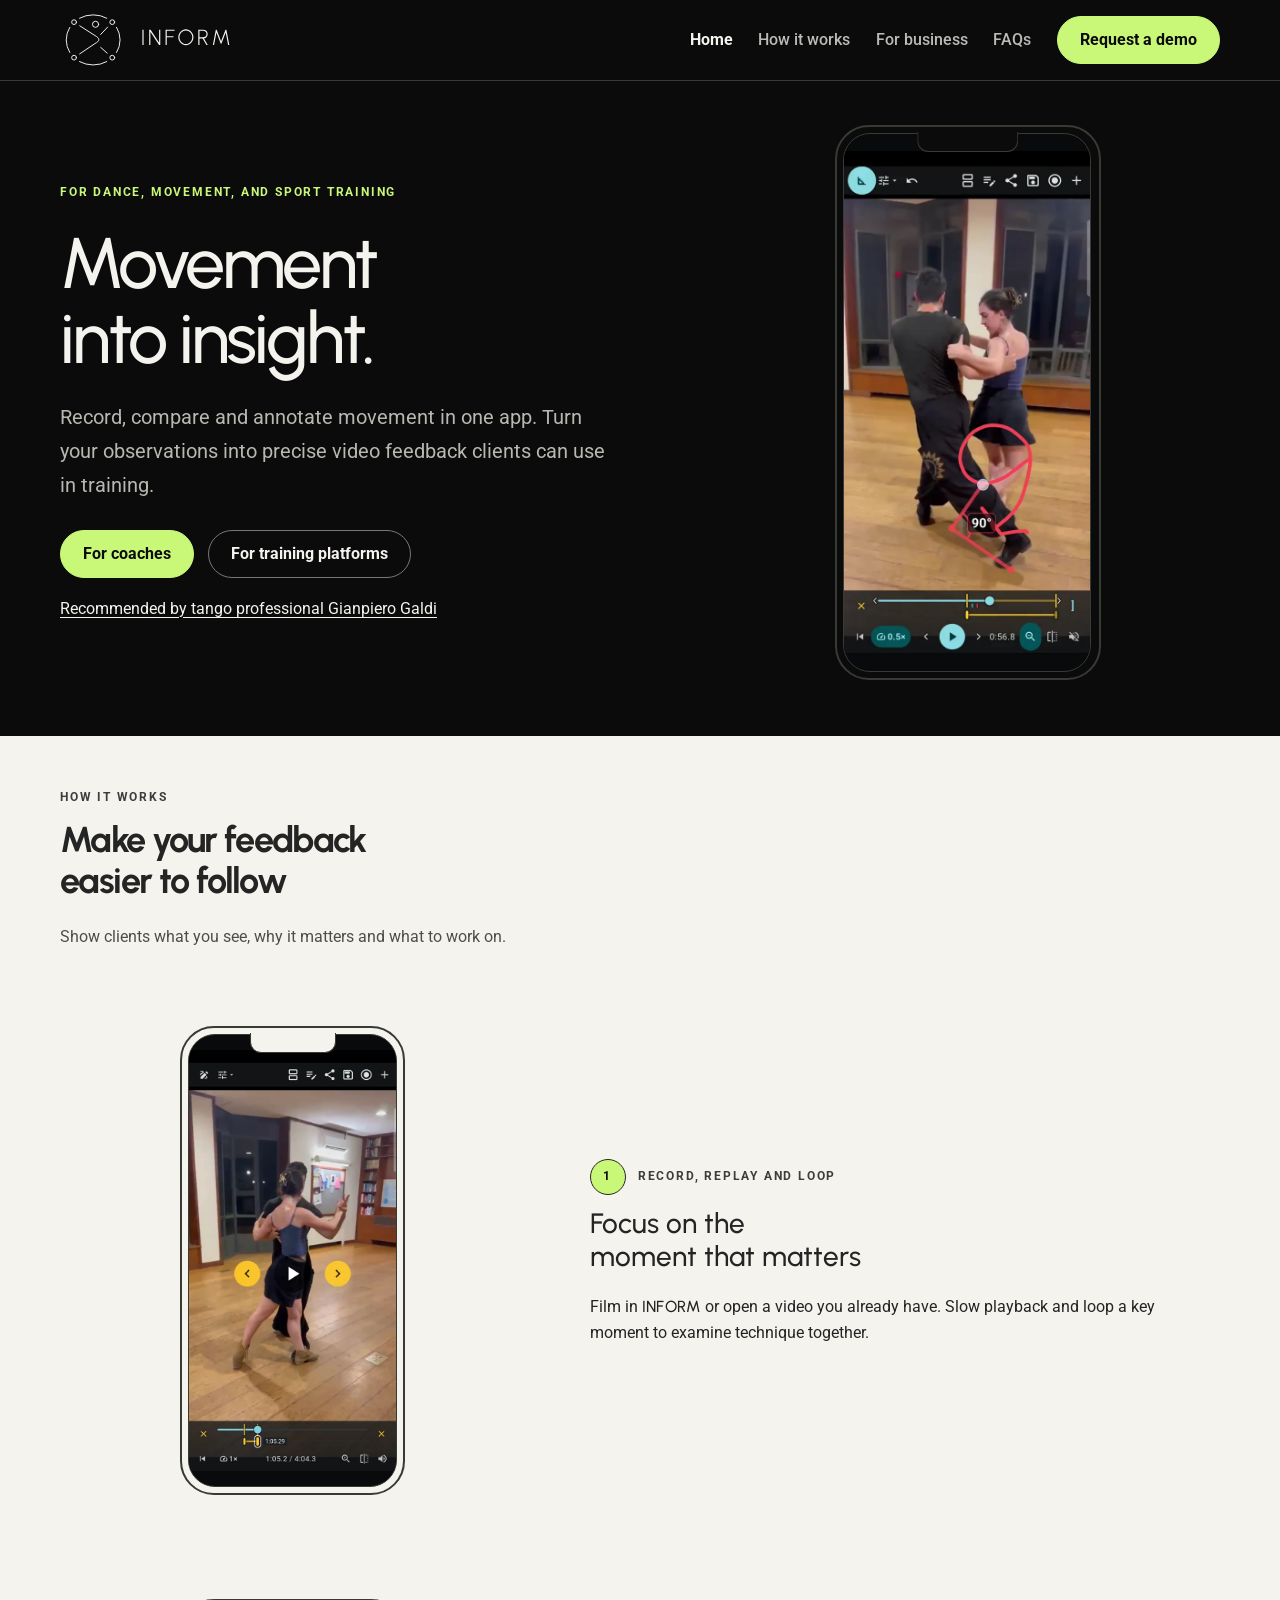
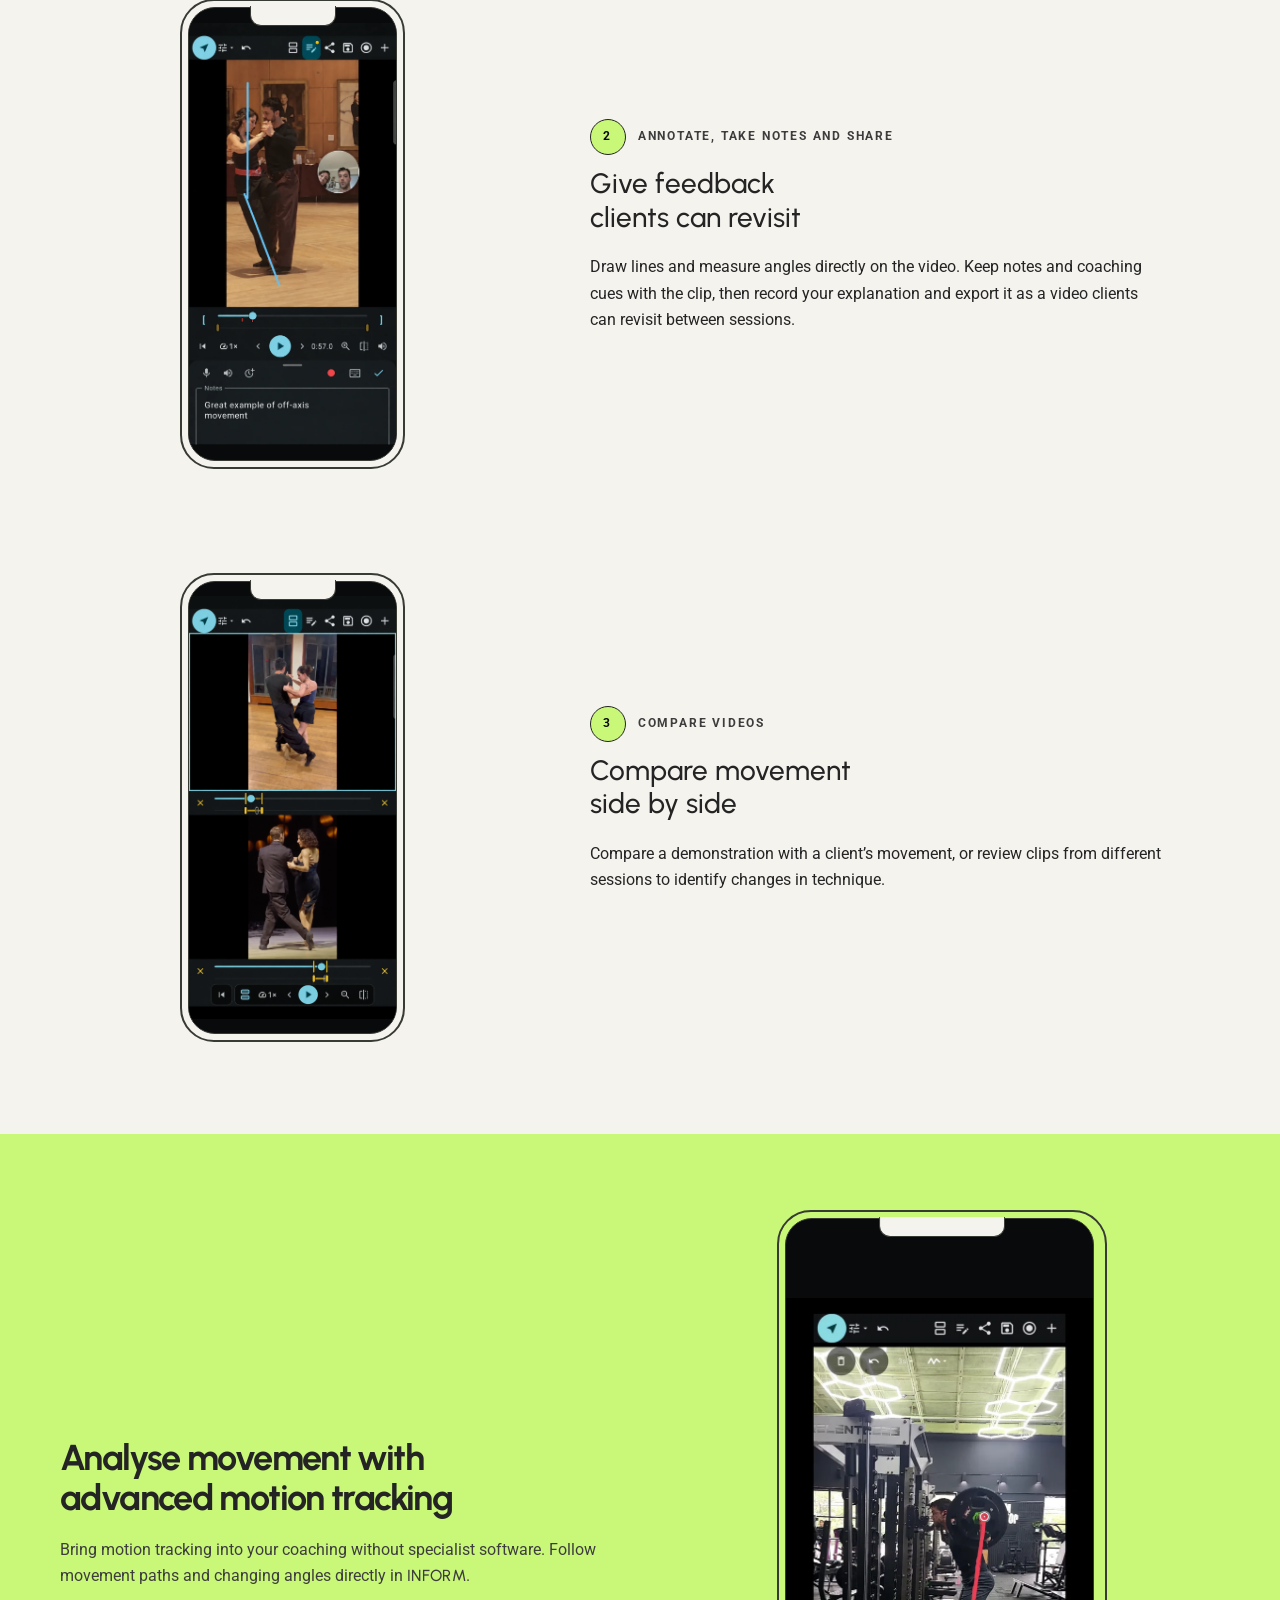
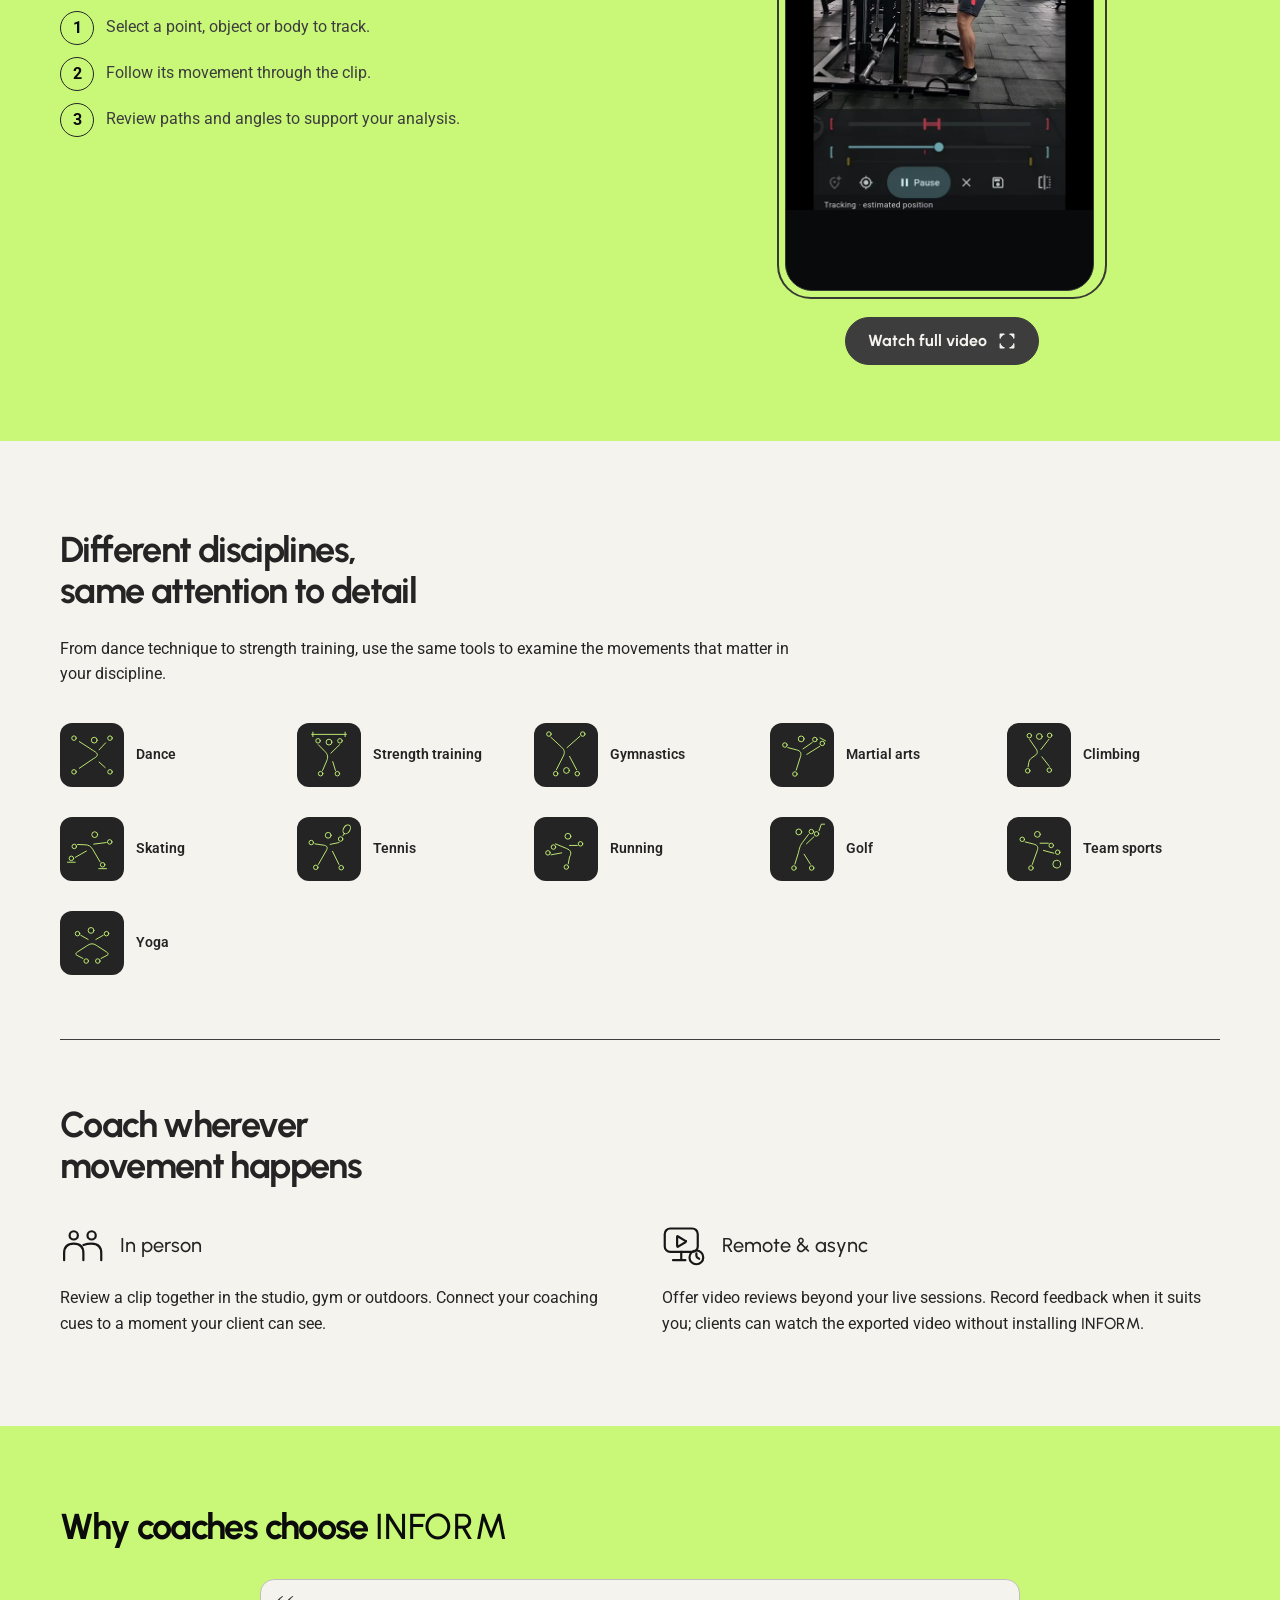
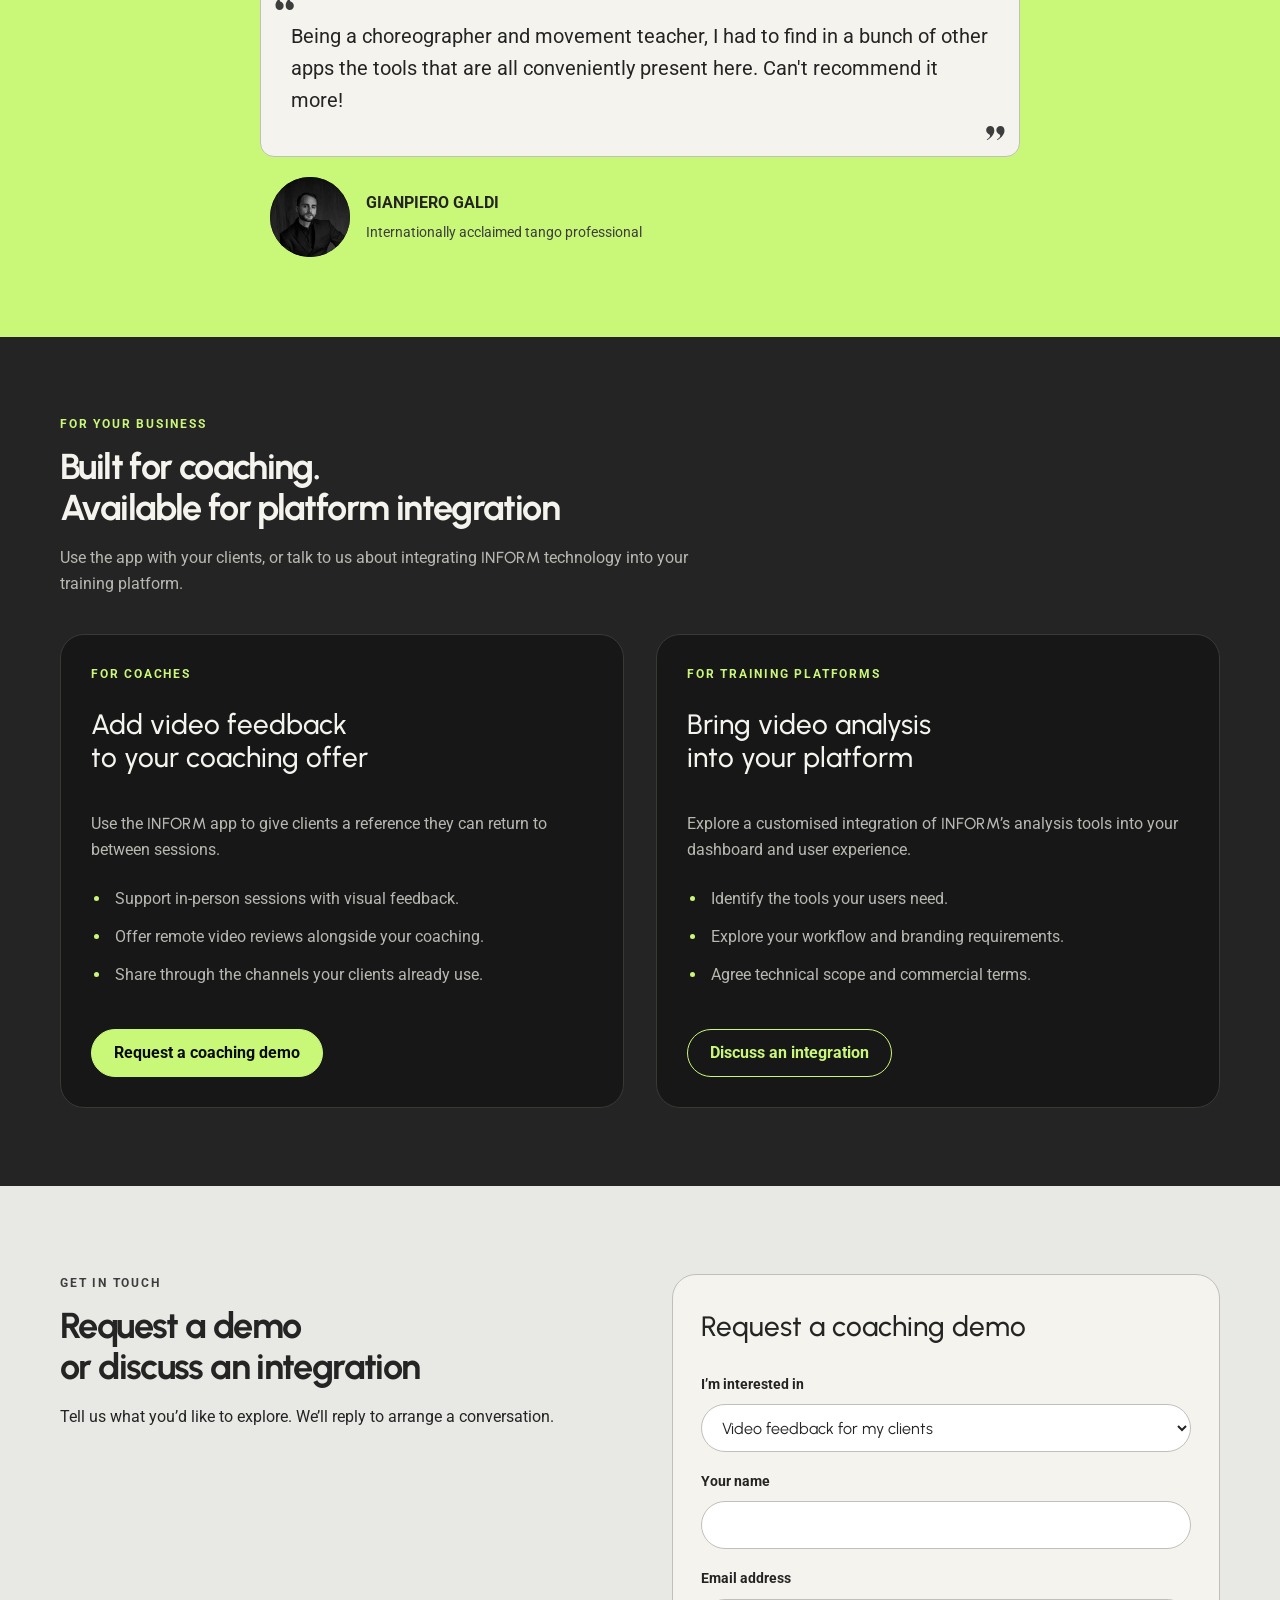
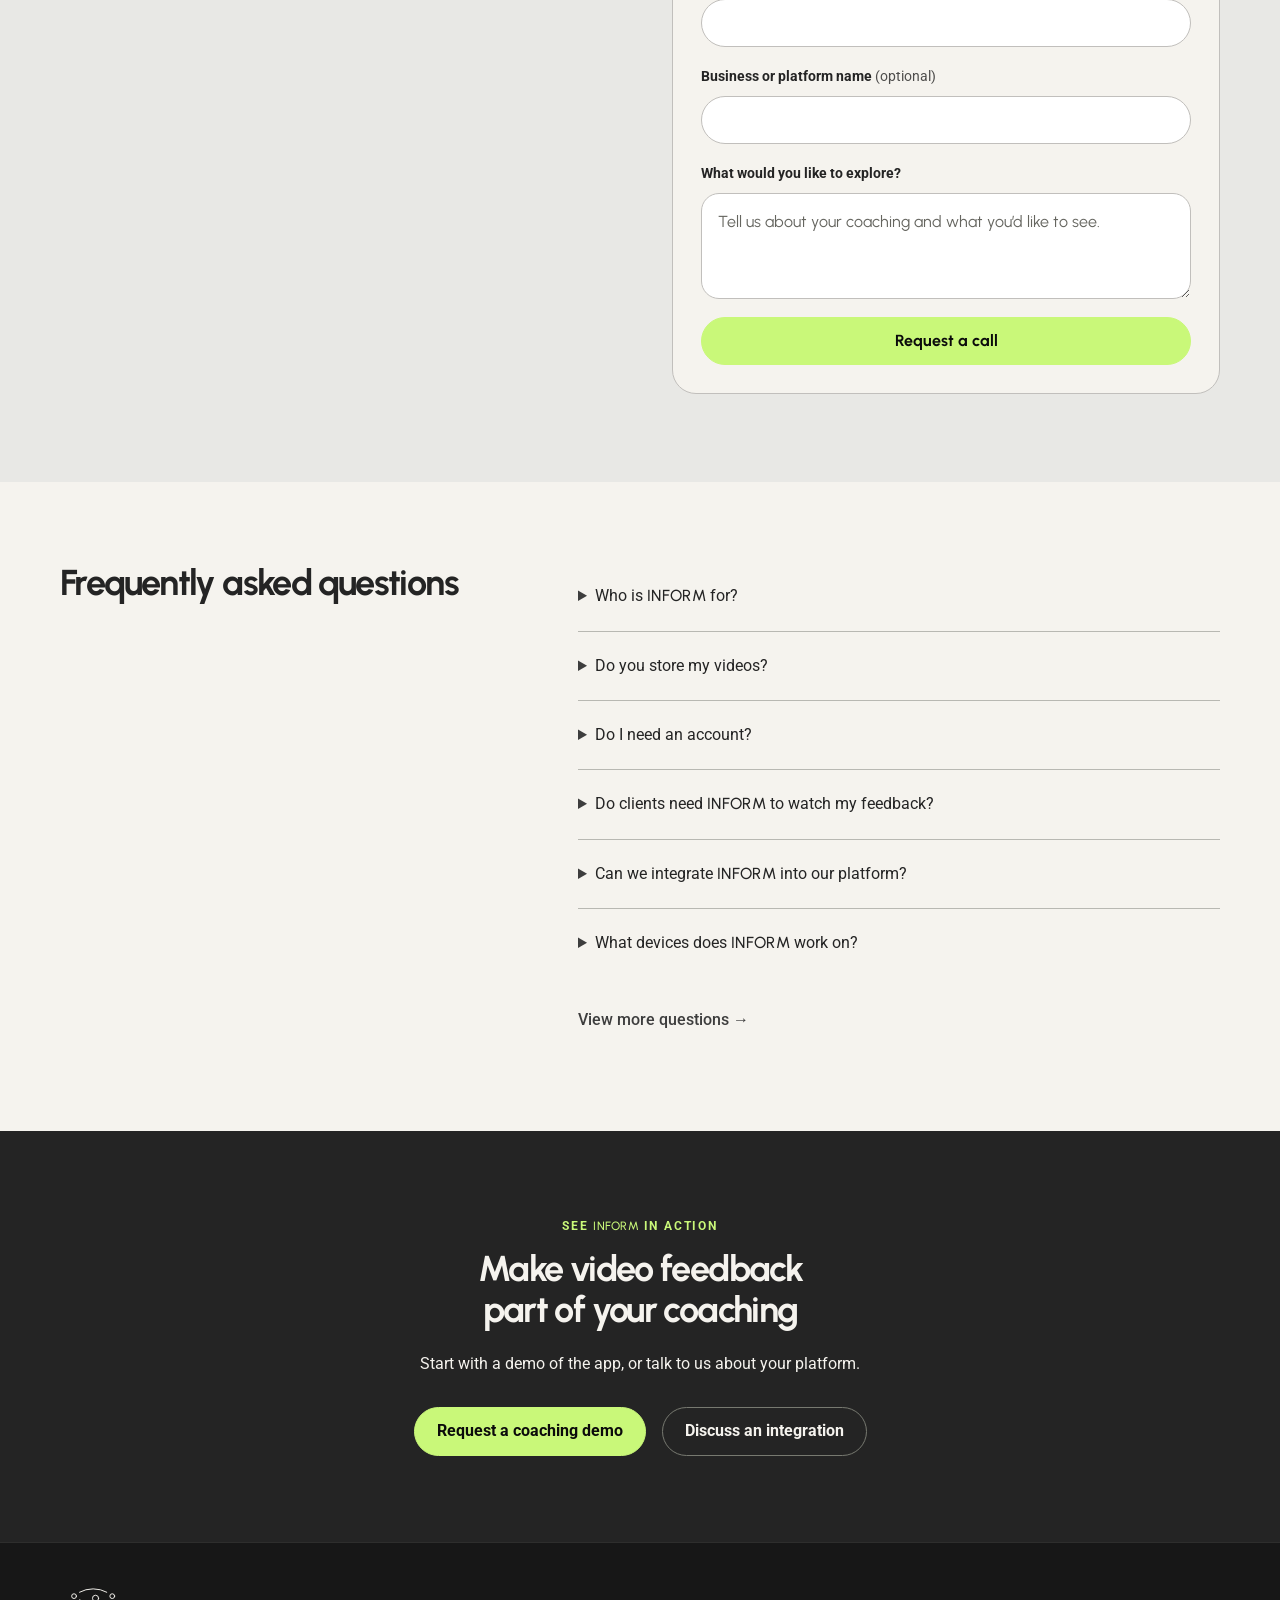
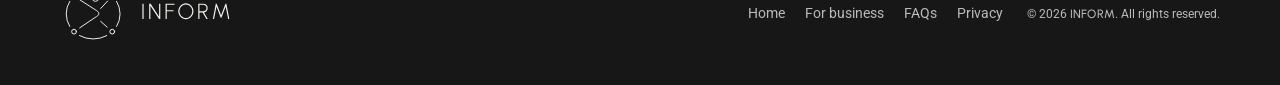
<file: index.html>
<!doctype html>
<html lang="en">
<head>
<!-- Google tag (gtag.js) -->
<script async src="https://www.googletagmanager.com/gtag/js?id=G-SYZMETBF1X"></script>
<script>
  window.dataLayer = window.dataLayer || [];
  function gtag(){dataLayer.push(arguments);}
  gtag('js', new Date());

  gtag('config', 'G-SYZMETBF1X');
</script>
<meta charset="utf-8">
<meta name="viewport" content="width=device-width, initial-scale=1">
<title>INFORM | Movement into insight</title>
<meta name="description" content="Record, compare and annotate movement. Turn your observations into clear video feedback for movement and sport training.">
<link rel="canonical" href="https://informmotion.com/">

<meta property="og:type" content="website">
<meta property="og:url" content="https://informmotion.com/">
<meta property="og:title" content="INFORM | Movement into insight">
<meta property="og:description" content="Record, compare and annotate movement. Turn your observations into clear video feedback for movement and sport training.">
<meta property="og:image" content="https://informmotion.com/img/og-movement-20261104-v3.jpg">
<meta property="og:image:width" content="1200">
<meta property="og:image:height" content="630">
<meta name="twitter:card" content="summary_large_image">
<meta name="twitter:title" content="INFORM | Movement into insight">
<meta name="twitter:description" content="Record, compare and annotate movement. Turn your observations into clear video feedback for movement and sport training.">
<meta name="twitter:image" content="https://informmotion.com/img/og-movement-20261104-v3.jpg">

<link rel="icon" href="/favicon.ico?v=white-oval-2" sizes="any">
  <link rel="icon" href="img/brand/favicon-32.png?v=white-oval-2" type="image/png" sizes="32x32">
  <link rel="icon" href="img/brand/favicon.svg?v=white-oval-2" type="image/svg+xml">
<link rel="apple-touch-icon" href="img/brand/apple-touch-icon.png?v=white-oval-1">
<meta name="theme-color" content="#0B0B0B">
<link rel="stylesheet" href="style.css?v=urbanist-1">
<style>
:root .context-icon { color: #171717; background: none; border-radius: 0; padding: 0; }
:root .discipline-list .discipline-icon { border-radius: 12px; width: 58px; height: 58px; flex: 0 0 58px; padding: 3px; }
@media(max-width: 420px) { .discipline-list { gap: 20px 12px; } .discipline-list li { gap: 8px; } :root .discipline-list .discipline-icon { width: 44px; height: 44px; flex-basis: 44px; } }
</style>
</head>
<body class="home">

<a class="skip" href="#main">Skip to content</a>

<svg class="sprite" aria-hidden="true" focusable="false" xmlns="http://www.w3.org/2000/svg">
  <symbol id="i-check" viewBox="0 0 16 16"><path d="M6.2 11.6 2.8 8.2l1.1-1.1 2.3 2.3 5.9-5.9 1.1 1.1z"/></symbol>
  <symbol id="i-dash" viewBox="0 0 16 16"><path d="M3.5 7.2h9v1.6h-9z"/></symbol>
</svg>

<header>
  <div class="wrap bar">
    <a class="brand" href="/"><img class="brand-logo" src="/img/brand/logo-horizontal-light.svg?v=white-oval-1" alt="INFORM" width="190" height="46"></a>
    <button class="menu-toggle" type="button" aria-expanded="false" aria-controls="main-navigation" aria-label="Open navigation">
      <svg width="24" height="24" viewBox="0 0 24 24" aria-hidden="true" focusable="false">
        <path class="menu-open-icon" d="M4 6h16M4 12h16M4 18h16"/>
        <path class="menu-close-icon" d="m6 6 12 12M18 6 6 18"/>
      </svg>
    </button>
    <nav id="main-navigation" aria-label="Main navigation">
      <a href="/" aria-current="page">Home</a>
      <a href="/#features">How it works</a>
      <a href="/#business">For business</a>
      <a class="home-support" href="/#faq">FAQs</a>
      <a class="btn header-demo" href="/#demo" data-inquiry-path="coaching">Request a demo</a>
    </nav>
  </div>
</header>

<main id="main">
  <section class="home-hero" aria-labelledby="hero-title">
    <div class="wrap home-hero-grid">
      <div class="hero-copy">
        <p class="eyebrow">FOR DANCE, MOVEMENT, AND SPORT TRAINING</p>
        <h1 id="hero-title">Movement<br>into insight.</h1>
        <p class="lede">Record, compare and annotate movement in one app. Turn your observations into precise video feedback clients can use in training.</p>

        <div class="hero-business-paths"><a class="btn" href="#coaches-offer">For coaches</a><a class="btn btn-outline" href="#platforms-offer">For training platforms</a></div>
        <p class="hero-proof"><a href="#testimonials">Recommended by tango professional Gianpiero Galdi</a></p>
      </div>
      <figure class="hero-stage">
        <div class="hero-device device-frame"><div class="device-screen"><div class="hero-video-crop">
          <video controls muted loop playsinline preload="none"
                 poster="img/annotations-poster.webp"
                 aria-label="INFORM dance analysis preview, without audio"
                 width="540" height="1170" data-motion-preview>
            <source src="videos/annotations-preview.mp4" type="video/mp4">
          </video></div></div></div>
      </figure>
    </div>
  </section>

  <section class="feature-story" id="features">
    <div class="wrap">
      <div class="feature-story-copy playback-story-copy">
       <p class="eyebrow">How it works</p>
       <h2>Make your feedback<br>easier to follow</h2>
        <p>Show clients what you see, why it matters and what to work on.</p>

      </div>
      <div class="coaching-workflow" data-coaching-workflow>
        <article class="workflow-panel" id="workflow-record" data-workflow-panel="record">
          <figure><div class="device-frame"><div class="device-screen"><img src="img/guide-loop.webp" alt="Loop markers highlighting a movement sequence in INFORM" width="538" height="1100" loading="lazy"></div></div></figure>
          <div><p class="eyebrow"><span class="workflow-number">1</span> Record, replay and loop</p><h3>Focus on the<br>moment that matters</h3><p>Film in INFORM or open a video you already have. Slow playback and loop a key moment to examine technique together.</p></div>
        </article>
        <article class="workflow-panel" id="workflow-explain" data-workflow-panel="explain">
          <figure><div class="device-frame"><div class="device-screen"><img src="notes-feedback.webp" alt="INFORM notes showing Great example of off-axis movement beneath annotated dance footage" width="877" height="1793" loading="lazy"></div></div></figure>
          <div><p class="eyebrow"><span class="workflow-number">2</span> Annotate, take notes and share</p><h3>Give feedback<br>clients can revisit</h3><p>Draw lines and measure angles directly on the video. Keep notes and coaching cues with the clip, then record your explanation and export it as a video clients can revisit between sessions.</p></div>
        </article>
        <article class="workflow-panel" id="workflow-review" data-workflow-panel="review">
          <figure><div class="device-frame"><div class="device-screen"><img src="compare-coach-student.png" alt="Two different dance clips compared in INFORM, with the lower playback marker further along the timeline" width="877" height="1793" loading="lazy"></div></div></figure>
          <div><p class="eyebrow"><span class="workflow-number">3</span> Compare videos</p><h3>Compare movement<br>side by side</h3><p>Compare a demonstration with a client’s movement, or review clips from different sessions to identify changes in technique.</p></div>
        </article>
      </div>
    </div>
  </section>

  <section class="tracking-section" id="demos" hidden>
    <div class="wrap">

      <div class="demo-grid" data-demo-grid></div>

    </div>
  </section>



  <section class="inform-difference" id="why-inform" aria-labelledby="disciplines-title">
    <div class="wrap">
      <h2 id="disciplines-title">Different disciplines,<br>same attention to detail</h2>
      <p class="sports-intro">From dance technique to strength training, use the same tools to examine the movements that matter in your discipline.</p>
      <ul class="discipline-list" aria-label="Training disciplines">
        <li><svg class="discipline-icon" viewBox="0 0 180 180" aria-hidden="true" focusable="false"><g xmlns="http://www.w3.org/2000/svg" fill="none" stroke="currentColor" stroke-width="2.826845637583893" stroke-linecap="round" stroke-linejoin="round"><path d="M 50.79145605511108 48.43444222348011 L 95 77 C 111 86 110 93 95 101 L 50.541408140698536 131.18810483427436" stroke="currentColor" /><path d="M 112 74 L 132.34233924826276 52.17712679637931" stroke="currentColor" /><path d="M 112 112 L 131.09190117010408 129.09848114839377" stroke="currentColor" /><circle cx="97" cy="44" r="9" stroke="currentColor" /><circle cx="145.86143571373725" cy="142.3259018078045" r="7" stroke="currentColor" /><circle cx="34.13856428626275" cy="142.3259018078045" r="7" stroke="currentColor" /><circle cx="34.138564286262735" cy="37.67409819219549" r="7" stroke="currentColor" /><circle cx="145.86143571373725" cy="37.67409819219547" r="7" stroke="currentColor" /></g></svg><span>Dance</span></li>
        <li><svg class="discipline-icon" viewBox="0 0 180 180" aria-hidden="true" focusable="false"><g fill="none" stroke="currentColor" stroke-width="2.83" stroke-linecap="round" stroke-linejoin="round"><circle cx="90" cy="50" r="9"/><circle cx="56" cy="46" r="7"/><circle cx="124" cy="46" r="7"/><circle cx="64" cy="148" r="7"/><circle cx="116" cy="148" r="7"/><path d="M57.0 58.0 L77.5 79.1 C86.5 88.4 88.0 96.6 82.8 108.5 L70.0 138.0"/><path d="M95.873 84.346 L123.000 58.000"/><path d="M101.651 110.603 L110.000 138.000"/><path d="M36 26 H144 M40 19 V33 M140 19 V33"/></g></svg><span>Strength training</span></li>
        <li><svg class="discipline-icon" viewBox="0 0 180 180" aria-hidden="true" focusable="false"><g fill="none" stroke="currentColor" stroke-width="2.83" stroke-linecap="round" stroke-linejoin="round"><circle cx="91.5" cy="138" r="9"/><circle cx="58" cy="148" r="7"/><circle cx="125" cy="148" r="7"/><circle cx="37" cy="25" r="7"/><circle cx="142" cy="25" r="7"/><path d="M43.0 35.0 L76.3 65.8 C85.8 74.6 87.2 82.5 81.3 94.0 L60.0 136.0"/><path d="M93.283 67.116 L133.000 32.000"/><path d="M101.059 94.317 L123.000 136.000"/></g></svg><span>Gymnastics</span></li>
        <li><svg class="discipline-icon" viewBox="0 0 180 180" aria-hidden="true" focusable="false"><g fill="none" stroke="currentColor" stroke-width="2.83" stroke-linecap="round" stroke-linejoin="round"><circle cx="87.5" cy="40" r="9"/><circle cx="37" cy="59" r="7"/><circle cx="130" cy="42" r="7"/><circle cx="68" cy="149" r="7"/><circle cx="153" cy="54" r="7"/><path d="M46.0 67.0 L73.1 74.0 C85.6 77.2 89.0 83.3 85.1 95.7 L72.0 137.0"/><path d="M93.161 71.241 L122.000 51.000"/><path d="M104.974 88.174 L145.000 63.000"/><path d="M146 37 L163 46"/></g></svg><span>Martial arts</span></li>
        <li><svg class="discipline-icon" viewBox="0 0 180 180" aria-hidden="true" focusable="false"><g fill="none" stroke="currentColor" stroke-width="2.83" stroke-linecap="round" stroke-linejoin="round"><circle cx="91" cy="32.5" r="9"/><circle cx="60" cy="30" r="7"/><circle cx="123" cy="29" r="7"/><circle cx="55" cy="139" r="7"/><circle cx="122" cy="137" r="7"/><path d="M61.0 42.0 L81.0 71.1 C87.1 80.0 86.0 85.9 77.1 92.1 L68.1 98.4 C62.3 102.4 59.5 106.7 58.3 113.7 L56.0 127.0"/><path d="M95.878 72.999 L121.000 41.000"/><path d="M98.945 95.679 L122.000 125.000"/></g></svg><span>Climbing</span></li>
        <li><svg class="discipline-icon" viewBox="0 0 180 180" aria-hidden="true" focusable="false"><g fill="none" stroke="currentColor" stroke-width="2.83" stroke-linecap="round" stroke-linejoin="round"><circle cx="98.5" cy="45.5" r="9"/><circle cx="35" cy="82" r="7"/><circle cx="145" cy="68" r="7"/><circle cx="123" cy="139" r="7"/><circle cx="26" cy="119" r="7"/><path d="M45.0 76.0 L67.9 76.9 C79.9 77.3 86.8 81.5 92.8 91.9 L115.0 130.0"/><path d="M95.352 74.911 L134.000 70.000"/><path d="M72.746 96.170 L38.000 116.000"/><path d="M14 131 L38 131 M111 151 L135 151"/></g></svg><span>Skating</span></li>
        <li><svg class="discipline-icon" viewBox="0 0 180 180" aria-hidden="true" focusable="false"><g fill="none" stroke="currentColor" stroke-width="2.83" stroke-linecap="round" stroke-linejoin="round"><circle cx="87.5" cy="47.5" r="9"/><circle cx="35" cy="70" r="7"/><circle cx="126" cy="59" r="7"/><circle cx="49" cy="147" r="7"/><circle cx="128" cy="148" r="7"/><path d="M46.0 74.0 L72.2 77.9 C85.0 79.8 87.5 84.9 81.0 96.1 L57.0 138.0"/><path d="M93.599 75.681 L121.000 70.000"/><path d="M100.814 97.078 L121.000 138.000"/><path d="M133 49 L138 42"/><ellipse cx="145" cy="29" rx="10" ry="15" transform="rotate(30 145 29)"/></g></svg><span>Tennis</span></li>
        <li><svg class="discipline-icon" viewBox="0 0 180 180" aria-hidden="true" focusable="false"><g fill="none" stroke="currentColor" stroke-width="2.83" stroke-linecap="round" stroke-linejoin="round"><circle cx="96" cy="50.5" r="9"/><circle cx="51" cy="84" r="7"/><circle cx="135" cy="74" r="7"/><circle cx="91" cy="146" r="7"/><circle cx="34" cy="102" r="7"/><path d="M57 74 L91 88 C106 94 108 102 101 115 L97 136"/><path d="M100.949 78.905 L125.000 79.000"/><path d="M76.758 101.988 L44.000 108.000"/></g></svg><span>Running</span></li>
        <li><svg class="discipline-icon" viewBox="0 0 180 180" aria-hidden="true" focusable="false"><g fill="none" stroke="currentColor" stroke-width="2.83" stroke-linecap="round" stroke-linejoin="round"><circle cx="80" cy="37" r="9"/><circle cx="119" cy="36" r="7"/><circle cx="135" cy="43" r="7"/><circle cx="65" cy="149" r="7"/><circle cx="120" cy="149" r="7"/><path d="M110 45 L95 65 C83 80 83 85 79 101 L68 137"/><path d="M103.892 73.754 L127.000 52.000"/><path d="M96.623 106.140 L116.000 137.000"/><path d="M143 33 L150 13 L160 13"/></g></svg><span>Golf</span></li>
        <li><svg class="discipline-icon" viewBox="0 0 180 180" aria-hidden="true" focusable="false"><g fill="none" stroke="currentColor" stroke-width="2.83" stroke-linecap="round" stroke-linejoin="round"><circle cx="85" cy="44.5" r="9"/><circle cx="38" cy="60" r="7"/><circle cx="128" cy="79" r="7"/><circle cx="65" cy="149" r="7"/><circle cx="148" cy="100" r="7"/><path d="M47.0 68.0 L73.0 74.6 C85.6 77.8 88.8 83.7 84.3 95.9 L69.0 138.0"/><path d="M93.301 72.070 L119.000 72.000"/><path d="M103.801 94.420 L136.000 103.000"/><circle cx="145" cy="137" r="12"/></g></svg><span>Team sports</span></li>
        <li><svg class="discipline-icon" viewBox="0 0 180 180" aria-hidden="true" focusable="false"><g fill="none" stroke="currentColor" stroke-width="2.83" stroke-linecap="round" stroke-linejoin="round"><circle cx="87" cy="51" r="9"/><circle cx="45" cy="61" r="7"/><circle cx="135" cy="61" r="7"/><circle cx="72" cy="146" r="7"/><circle cx="108" cy="146" r="7"/><path d="M62 138 L43 128 Q35 124 46 117 L77 97 C86 91 94 91 103 97 L134 117 Q145 124 137 128 L118 138"/><path d="M78 79 L55 66"/><path d="M102 79 L125 66"/></g></svg><span>Yoga</span></li>
      </ul>
      <div class="coaching-settings" aria-labelledby="why-title">
        <h2 id="why-title">Coach wherever<br>movement happens</h2>
        <div class="benefit-grid coaching-contexts">
          <article><div class="context-heading"><svg class="context-icon" viewBox="0 0 32 32" fill="none" stroke="currentColor" stroke-width="1.6" stroke-linecap="round" stroke-linejoin="round" aria-hidden="true" focusable="false"><circle cx="10" cy="9" r="3"/><circle cx="23" cy="9" r="3"/><path d="M3 27v-5q0-7 7-7t7 7v5m0-11q3-1 6-1 7 0 7 7v5"/></svg><h3>In person</h3></div><p>Review a clip together in the studio, gym or outdoors. Connect your coaching cues to a moment your client can see.</p></article>
          <article><div class="context-heading"><svg class="context-icon" viewBox="0 0 32 32" fill="none" stroke="currentColor" stroke-width="1.6" stroke-linecap="round" stroke-linejoin="round" aria-hidden="true" focusable="false"><rect x="2" y="4" width="24" height="17" rx="4"/><path d="M11 10q0-1 1 0l5 3q1 0 0 1l-5 3q-1 1-1-1v-6M8 27h9m-3-6v6"/><circle cx="25" cy="25" r="5"/><path d="M25 22v2q0 1 2 2"/></svg><h3>Remote &amp; async</h3></div><p>Offer video reviews beyond your live sessions. Record feedback when it suits you; clients can watch the exported video without installing INFORM.</p></article>
        </div>
      </div>
    </div>
  </section>

  <section id="testimonials">
    <div class="wrap">
      <h2>Why coaches choose <span class="inline-wordmark">IN<i>FORM</i></span></h2>
      <div class="quotes quotes-single">
        <figure class="testimonial"><blockquote class="quote"><p>Being a choreographer and movement teacher, I had to find in a bunch of other apps the tools that are all conveniently present here. Can't recommend it more!</p></blockquote><figcaption class="testimonial-author"><span class="testimonial-avatar"><img src="gianpiero.jpg" alt="Gianpiero Galdi" width="80" height="80" loading="lazy"></span><span><b>GIANPIERO GALDI</b><span class="testimonial-role">Internationally acclaimed tango professional</span></span></figcaption></figure>
        <figure class="testimonial" hidden><blockquote class="quote"><p>For years I've been looking for a replacement for the defunct Coach's Eye. INFORM is a beautiful answer. The controls layout is clean and intuitive.</p></blockquote><figcaption class="testimonial-author"><span><b>JANA T.</b><span class="testimonial-role">Weight lifter</span></span></figcaption></figure>
      </div>
    </div>
  </section>

  <section class="support-section" id="business" aria-labelledby="business-title">
    <div class="wrap">
      <p class="eyebrow">For your business</p>
      <h2 id="business-title">Built for coaching.<br>Available for platform integration</h2>
      <p class="business-intro">Use the app with your clients, or talk to us about integrating INFORM technology into your training platform.</p>
      <div class="business-offers">
        <article class="business-offer" id="coaches-offer">
          <p class="eyebrow">For coaches</p>
          <h3>Add video feedback<br>to your coaching offer</h3>
          <p>Use the INFORM app to give clients a reference they can return to between sessions.</p>
          <ul><li>Support in-person sessions with visual feedback.</li><li>Offer remote video reviews alongside your coaching.</li><li>Share through the channels your clients already use.</li></ul>
          <a class="btn" href="#demo" data-inquiry-path="coaching">Request a coaching demo</a>
        </article>
        <article class="business-offer" id="platforms-offer">
          <p class="eyebrow">For training platforms</p>
          <h3>Bring video analysis<br>into your platform</h3>
          <p>Explore a customised integration of INFORM’s analysis tools into your dashboard and user experience.</p>
          <ul><li>Identify the tools your users need.</li><li>Explore your workflow and branding requirements.</li><li>Agree technical scope and commercial terms.</li></ul>
          <a class="btn integration-outline" href="#demo" data-inquiry-path="platform">Discuss an integration</a>
        </article>
      </div>
    </div>
  </section>

  <section class="demo-request-section" id="demo" aria-labelledby="demo-request-title">
    <div class="wrap demo-request-grid">
      <div><p class="eyebrow">Get in touch</p><h2 id="demo-request-title">Request a demo<br>or discuss an integration</h2><p>Tell us what you’d like to explore. We’ll reply to arrange a conversation.</p></div>
      <form class="demo-request-form" data-demo-request>
        <h3 data-inquiry-form-title>Request a coaching demo</h3>
        <label for="demo-interest">I’m interested in<select id="demo-interest" name="interest" data-inquiry-interest><option value="coaching">Video feedback for my clients</option><option value="platform">Integration into our platform</option></select></label>
        <label for="demo-name">Your name<input id="demo-name" name="name" autocomplete="name" required maxlength="120"></label>
        <label for="demo-email">Email address<input id="demo-email" name="email" type="email" autocomplete="email" required maxlength="254"></label>
        <label for="demo-business">Business or platform name <span>(optional)</span><input id="demo-business" name="business" autocomplete="organization" maxlength="180"></label>
        <label for="demo-focus">What would you like to explore?<textarea id="demo-focus" name="focus" rows="3" placeholder="Tell us about your coaching and what you’d like to see." maxlength="1500"></textarea></label>
        <button class="btn" type="submit" data-inquiry-submit>Request a call</button>
        <div hidden aria-hidden="true"><label>Leave this empty<input name="website" tabindex="-1" autocomplete="off"></label></div>
        <p class="demo-request-status" data-demo-request-status role="status" hidden></p>
      </form>
    </div>
  </section>

  <section class="desktop-section" id="desktop" aria-labelledby="desktop-title" hidden>
    <div class="wrap desktop-grid desktop-outline-grid"><figure class="desktop-outline"><img src="desktop-running-workspace.svg" alt="Desktop monitor with movement video on the left and a horizontal bar graph on the right" width="420" height="300" loading="lazy"></figure>
      <div class="desktop-content">
        <div class="desktop-copy">

          <p class="eyebrow">Desktop Version In development</p><h2 id="desktop-title">A holistic and advanced view<br>of movement analytics</h2>
        </div>
        <form class="desktop-signup" method="post" novalidate data-desktop-signup>
          <div class="desktop-signup-row">
            <input id="desktop-email" name="email" type="email" inputmode="email"
                   autocomplete="email" placeholder="you@example.com" required
                   aria-label="Email address"
                   aria-describedby="desktop-signup-fine desktop-signup-error">
            <button type="submit">Notify me at launch</button>
          </div>
          <p class="desktop-signup-error" id="desktop-signup-error" role="alert" hidden></p>
          <p class="desktop-signup-success" role="status" data-desktop-success hidden></p>
          <p class="desktop-signup-fine" id="desktop-signup-fine">
            You'll also receive occasional INFORM updates. Unsubscribe anytime.
            <a href="privacy.html#email-updates">Privacy details</a>
          </p>
        </form>
      </div>
    </div>
  </section>



  <section class="home-faq" id="faq">
    <div class="wrap faq-grid">
      <div>
        <h2>Frequently asked questions</h2>

      </div>
      <div class="faq-items">
<details><summary>Who is INFORM for?</summary><p>INFORM is built for coaches and practitioners who study movement to refine technique—in dance, movement training and sport. Training platforms can enquire about customised integration.</p></details>
<details><summary>Do you store my videos?</summary><p>Your videos, drawings and notes are currently stored on your device, not in INFORM cloud storage. We plan to add cloud storage and will explain how your information is handled before it launches.</p></details>
<details><summary>Do I need an account?</summary><p>Not currently. We plan to introduce accounts and sign-in.</p></details>

<details><summary>Do clients need INFORM to watch my feedback?</summary><p>No. Export your feedback as a video and send it through your phone’s sharing options. Cloud sharing is planned but is not available yet.</p></details>
<details><summary>Can we integrate INFORM into our platform?</summary><p>We work with platform teams to explore custom integration. Contact us to discuss your requirements, technical feasibility and commercial terms.</p></details>
<details><summary>What devices does INFORM work on?</summary><p>Android phones running Android 7.0 or newer, and iPhones running iOS 15 or newer.</p></details>
<a class="text-link faq-more" href="support.html#more-answers">
          View more questions →
        </a>
</div>
    </div>
  </section>

  <section class="final home-final" id="get">
    <div class="wrap">
      <p class="eyebrow">See INFORM in action</p>
      <h2>Make video feedback<br>part of your coaching</h2>
      <p class="sec-lede">
        Start with a demo of the app, or talk to us about your platform.
      </p>
      <div class="final-business-actions"><a class="btn" href="#demo" data-inquiry-path="coaching">Request a coaching demo</a><a class="btn integration-outline" href="#demo" data-inquiry-path="platform">Discuss an integration</a></div>
    </div>
  </section>
</main>

<dialog class="demo-dialog" data-demo-dialog aria-labelledby="demo-dialog-title">
  <div class="demo-dialog-inner">
    <button class="demo-close" type="button" aria-label="Close video" data-demo-close>&times;</button>
    <div class="demo-player" data-demo-player></div>
    <div class="demo-dialog-copy">
      <p class="eyebrow">Video demo</p>
      <h2 id="demo-dialog-title" data-demo-title></h2>
      <p data-demo-description></p>
    </div>
  </div>
</dialog>

<footer id="footer">
  <section class="wrap footer-updates" id="footer-email-updates" hidden aria-labelledby="footer-updates-title">
    <div><h2 id="footer-updates-title">Keep up with INFORM</h2><p>Product news and new tools for training and coaching.</p></div>
    <form data-footer-signup novalidate>
      <label class="visually-hidden" for="footer-email">Email address</label>
      <div class="footer-signup-row"><input id="footer-email" name="email" type="email" autocomplete="email" placeholder="you@example.com" required aria-describedby="footer-signup-status"><button class="btn" type="submit">Sign up</button></div>
      <p class="footer-signup-fine">Sign up for occasional INFORM emails. Unsubscribe anytime. <a href="/privacy.html#email-updates">Privacy details</a></p>
      <p id="footer-signup-status" role="status" aria-live="polite" hidden></p>
    </form>
  </section>

  <div class="wrap foot">
    <a class="footer-brand" href="/" aria-label="INFORM home"><img class="brand-logo" src="/img/brand/logo-horizontal-light.svg?v=white-oval-1" alt="INFORM" width="190" height="46"></a>
    <nav aria-label="Footer navigation">
      <a href="/">Home</a>
      <a href="/#business">For business</a>
      <a href="/#faq">FAQs</a>
      <a href="/privacy.html">Privacy</a>

      <a href="#footer-email-updates" hidden>Email updates</a>
      <a class="social" href="https://www.instagram.com/informmotion/" aria-label="INFORM on Instagram" target="_blank" rel="noopener noreferrer" hidden>
        <svg width="16" height="16" viewBox="0 0 24 24" style="fill:none" stroke="currentColor" stroke-width="2" aria-hidden="true">
          <rect x="3" y="3" width="18" height="18" rx="5"/>
          <circle cx="12" cy="12" r="4"/>
          <circle cx="17.5" cy="6.5" r="1" style="fill:currentColor"/>
        </svg>
      </a>
    </nav>
    <span class="footer-copyright">© 2026 INFORM. All rights reserved.</span>
  </div>
</footer>

<script type="application/ld+json">
{
  "@context": "https://schema.org",
  "@type": "MobileApplication",
  "name": "INFORM",
  "operatingSystem": "Android 7.0+, iOS 15.0+",
  "applicationCategory": "SportsApplication",
  "url": "https://informmotion.com/",
  "description": "Video analysis for dance, movement and sport training. Record, slow down, compare and annotate movement to give clients clear feedback."
}
</script>
<script src="home.js?v=inform-copy-7" defer></script>
<script src="demos.js?v=copy-review-79" defer></script>
<script src="navigation.js" defer></script>
<script src="coaching.js?v=inquiry-deadlines-20261105" defer></script>

<script src="branding.js?v=inform-coaching-20261007-final" defer></script>
</body>
</html>
</file>
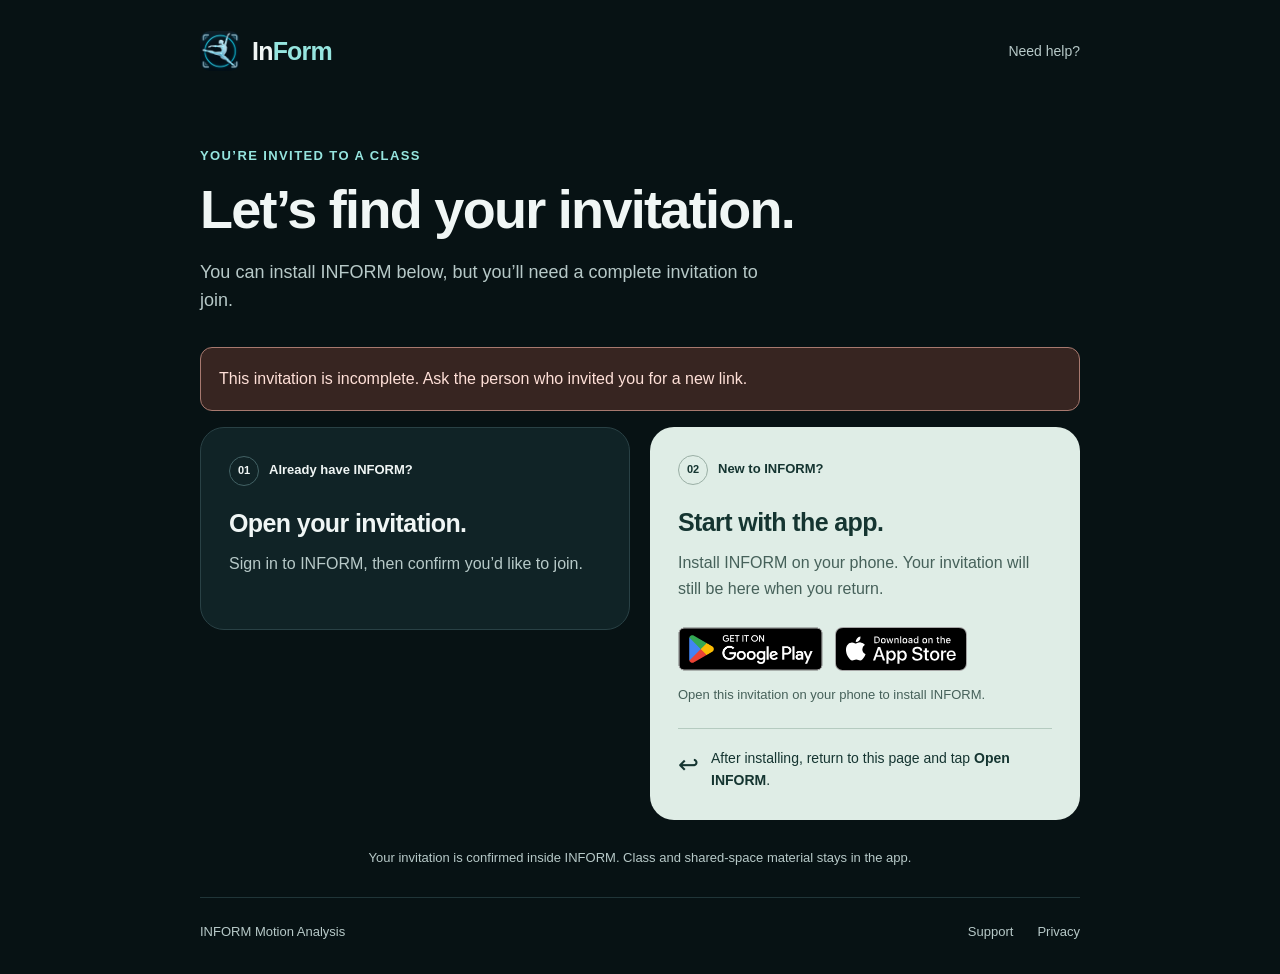
<file: class/index.html>
<!doctype html>
<html lang="en">
<head>
  <meta charset="utf-8">
  <meta name="viewport" content="width=device-width, initial-scale=1">
  <meta name="referrer" content="no-referrer">
  <meta name="robots" content="noindex, nofollow">
  <meta name="theme-color" content="#071214">
  <title>You’re invited | INFORM</title>
  <meta name="description" content="Join your class or shared space in INFORM. Open the app or find installation links here.">
  <meta property="og:title" content="You’re invited to INFORM">
  <meta property="og:description" content="Open your invitation or install INFORM to get started.">
  <meta property="og:image" content="https://informmotion.com/img/og.jpg">
  <meta property="og:type" content="website">
  <link rel="icon" href="/img/icon-32.png" sizes="32x32">
  <link rel="apple-touch-icon" href="/img/icon-180.png">
  <link rel="stylesheet" href="/invitation.css">
  <script src="/invitation.js" defer></script>
</head>
<body>
  <a class="skip" href="#main">Skip to invitation</a>
  <header class="brand-bar">
    <a class="brand" href="/" aria-label="INFORM home">
      <img src="/img/icon-180.png" alt="" width="40" height="40">
      <span>In<span class="accent">Form</span></span>
    </a>
    <a class="help-link" href="/support.html">Need help?</a>
  </header>
  <main id="main">
    <div class="intro">
      <p class="eyebrow" id="invitation-label">An invitation to INFORM</p>
      <h1 id="heading">Your class is waiting.</h1>
      <p class="intro-copy" id="description">Join your teacher’s class to find lessons and shared material in one place.</p>
    </div>
    <p class="notice" id="invalid" role="alert" hidden>This invitation is incomplete. Ask the person who invited you for a new link.</p>
    <div class="steps">
      <section class="card open-card" aria-labelledby="open-heading">
        <div class="step-label"><span aria-hidden="true">01</span> Already have INFORM?</div>
        <h2 id="open-heading">Open your invitation.</h2>
        <p>Sign in to INFORM, then confirm you’d like to join.</p>
        <a class="button" id="open" hidden>Open INFORM <span aria-hidden="true">↗</span></a>
        <p class="open-help" id="open-help" role="status" hidden>If INFORM didn’t open, install it below, then return to this page and try again.</p>
        <details id="fallback" hidden>
          <summary>Use an invitation code instead</summary>
          <p id="manual-instructions">In INFORM, open Spaces → Join space → Join a class and paste this code.</p>
          <label for="code">Invitation code</label>
          <input id="code" readonly spellcheck="false" autocomplete="off">
          <button class="copy-button" id="copy" type="button">Copy code</button>
          <p class="copy-status" id="copy-status" role="status" aria-live="polite"></p>
        </details>
        <noscript><p>Enable JavaScript to open this invitation here, or paste the full invitation link into INFORM’s Join space screen.</p></noscript>
      </section>
      <section class="card install-card" aria-labelledby="install-heading">
        <div class="step-label"><span aria-hidden="true">02</span> New to INFORM?</div>
        <h2 id="install-heading">Start with the app.</h2>
        <p>Install INFORM on your phone. Your invitation will still be here when you return.</p>
        <div class="store-links" id="store-links">
          <a id="google-play" href="https://play.google.com/store/apps/details?id=dev.sericson.inform" target="_blank" rel="noopener noreferrer" aria-label="Install INFORM from Google Play (opens in a new tab)">
            <img src="/img/badge-google-play.png" alt="Get it on Google Play" width="646" height="250">
          </a>
          <a id="app-store" href="https://apps.apple.com/app/id6797707923" target="_blank" rel="noopener noreferrer" aria-label="Install INFORM from the App Store (opens in a new tab)">
            <img src="/img/badge-app-store.svg" alt="Download on the App Store" width="120" height="40">
          </a>
        </div>
        <p class="platform-hint" id="platform-hint">Choose the store for your phone.</p>
        <div class="return-note"><span aria-hidden="true">↩</span><p>After installing, return to this page and tap <strong>Open INFORM</strong>.</p></div>
      </section>
    </div>
    <p class="reassurance">Your invitation is confirmed inside INFORM. Class and shared-space material stays in the app.</p>
  </main>
  <footer><span>INFORM Motion Analysis</span><nav aria-label="Footer"><a href="/support.html">Support</a><a href="/privacy.html">Privacy</a></nav></footer>
</body>
</html>
</file>
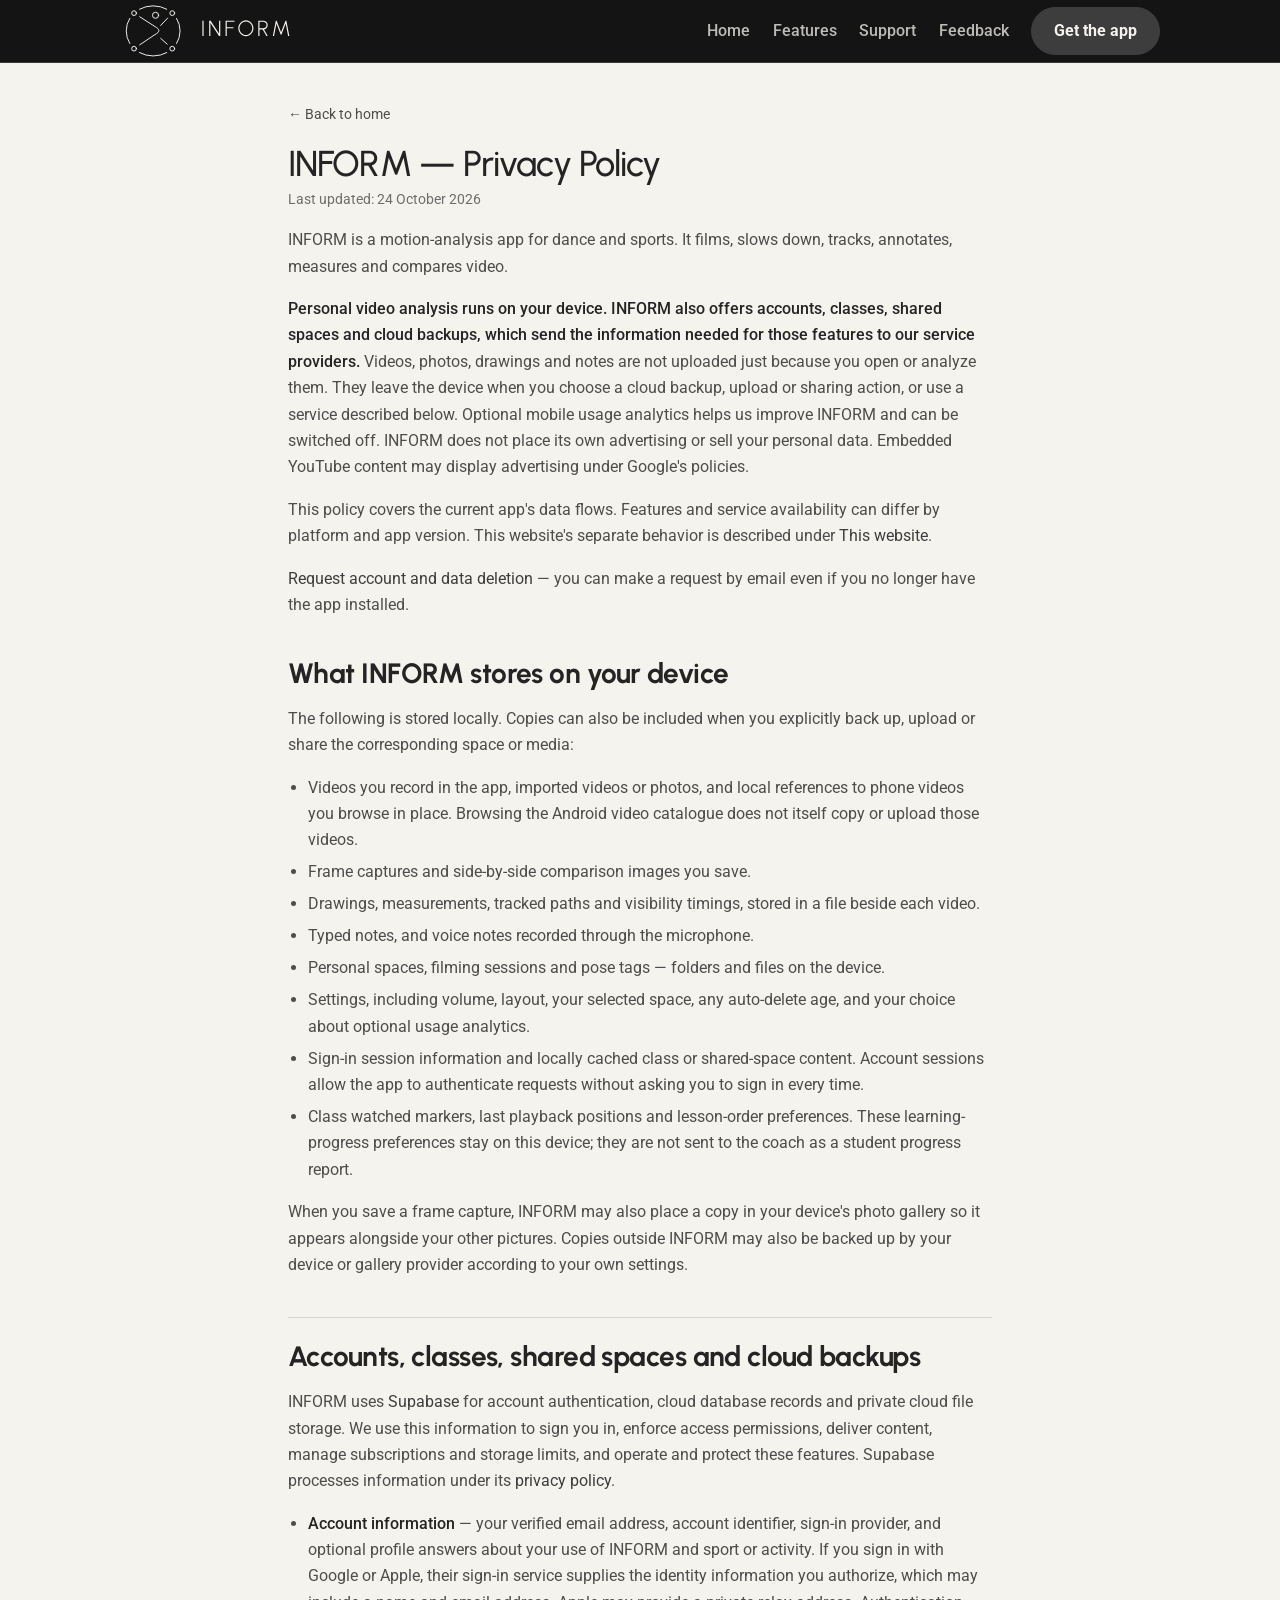
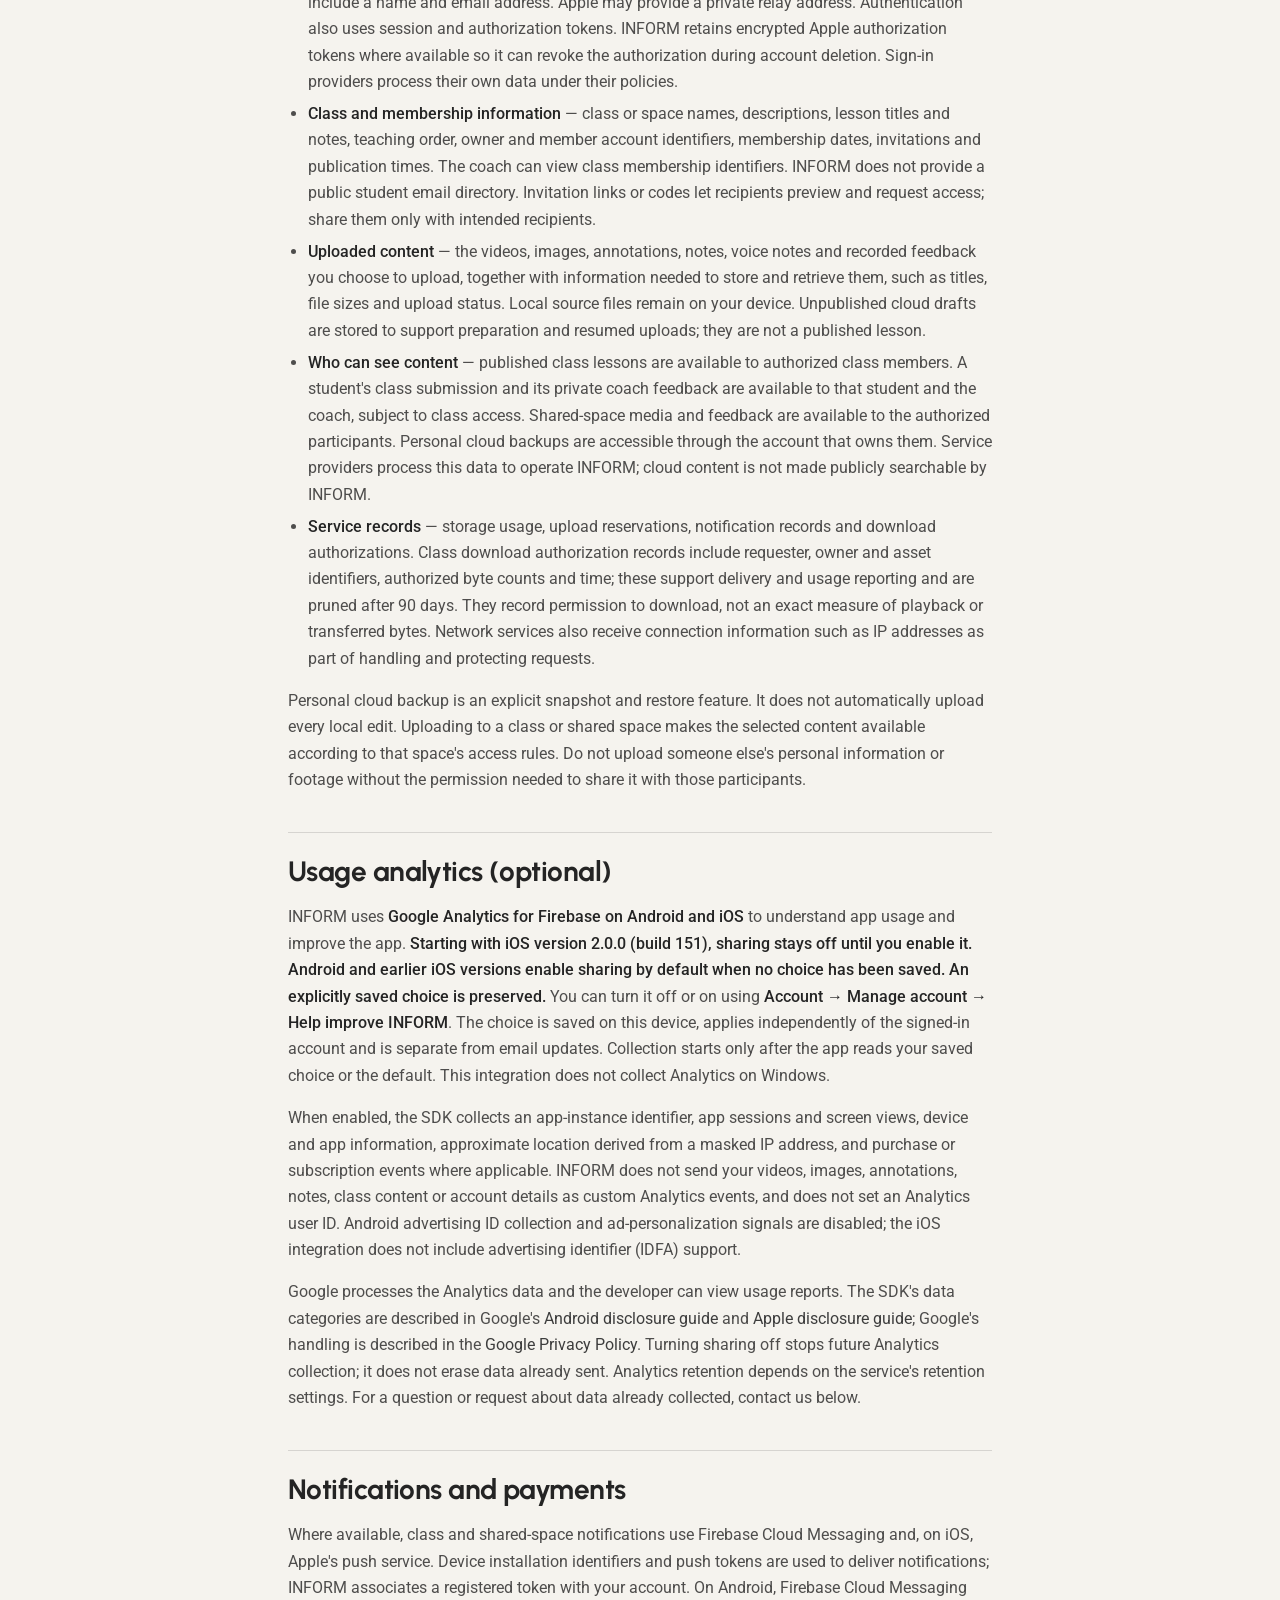
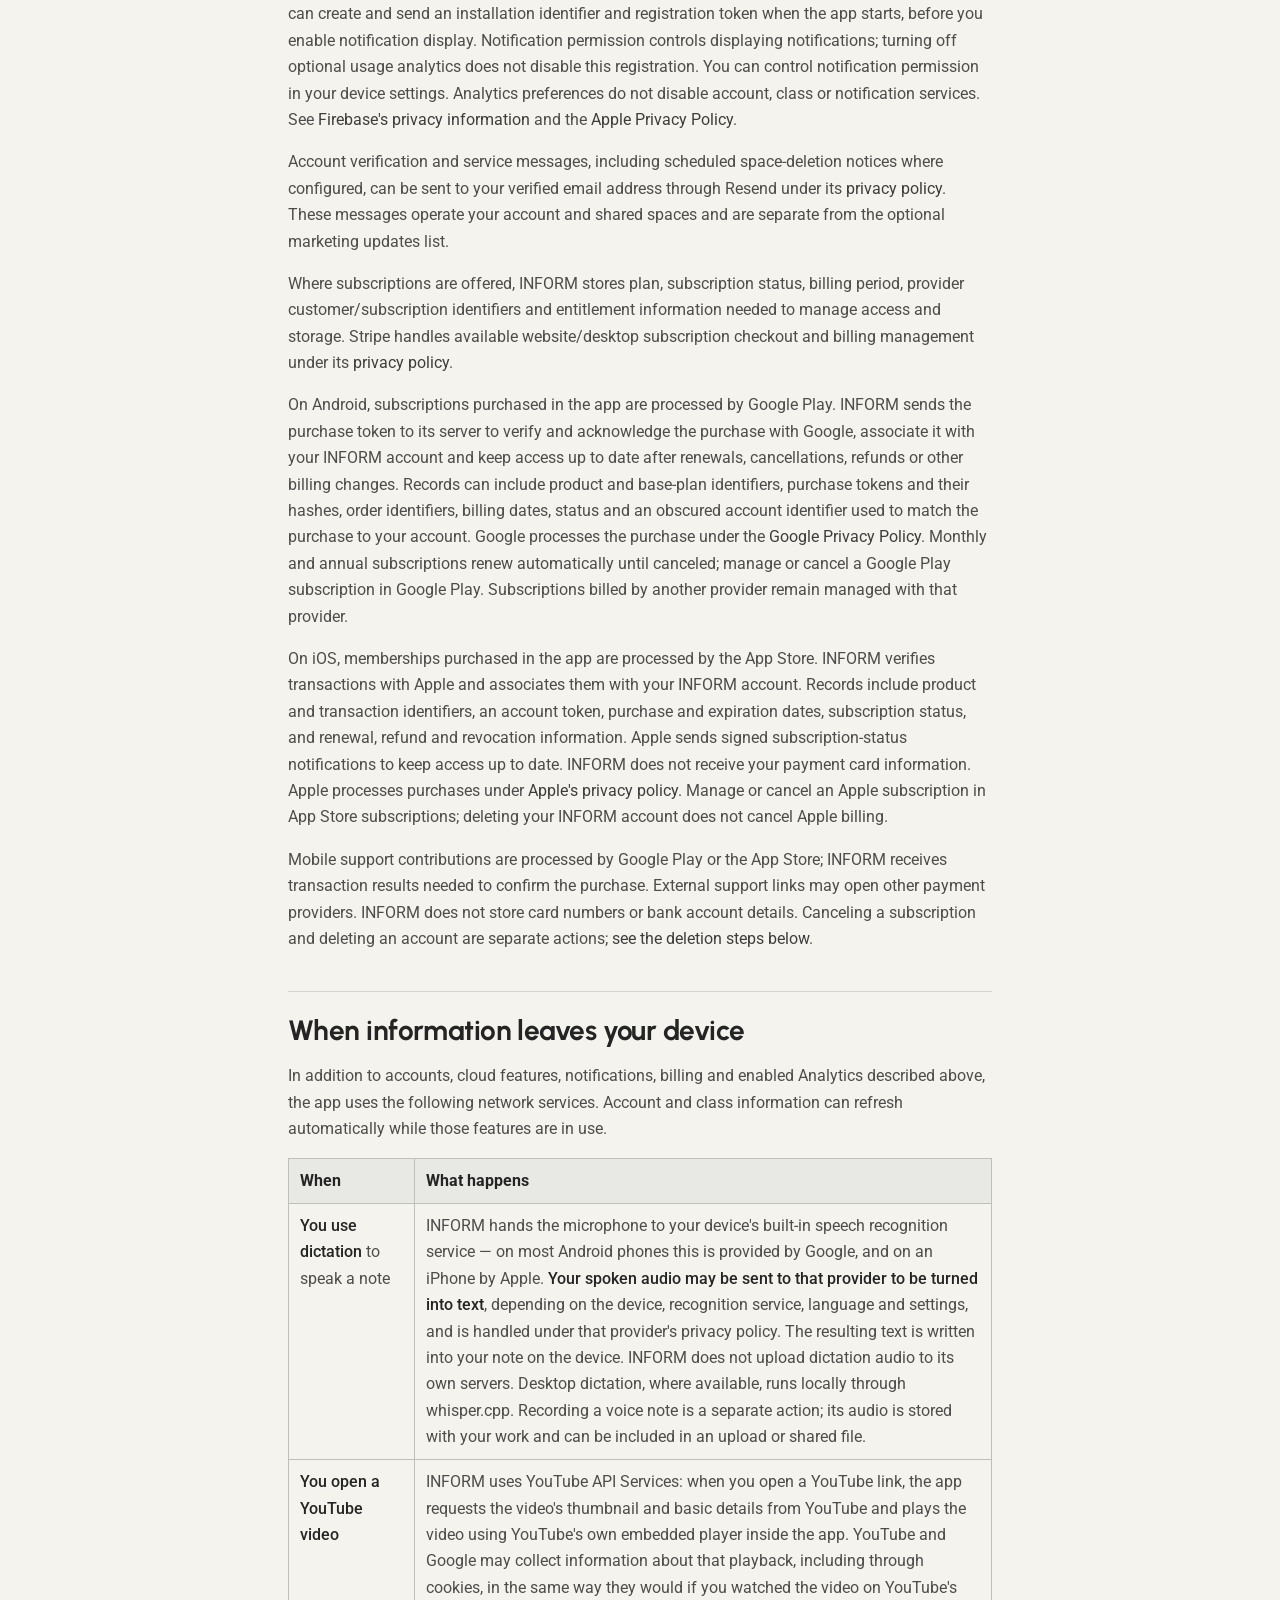
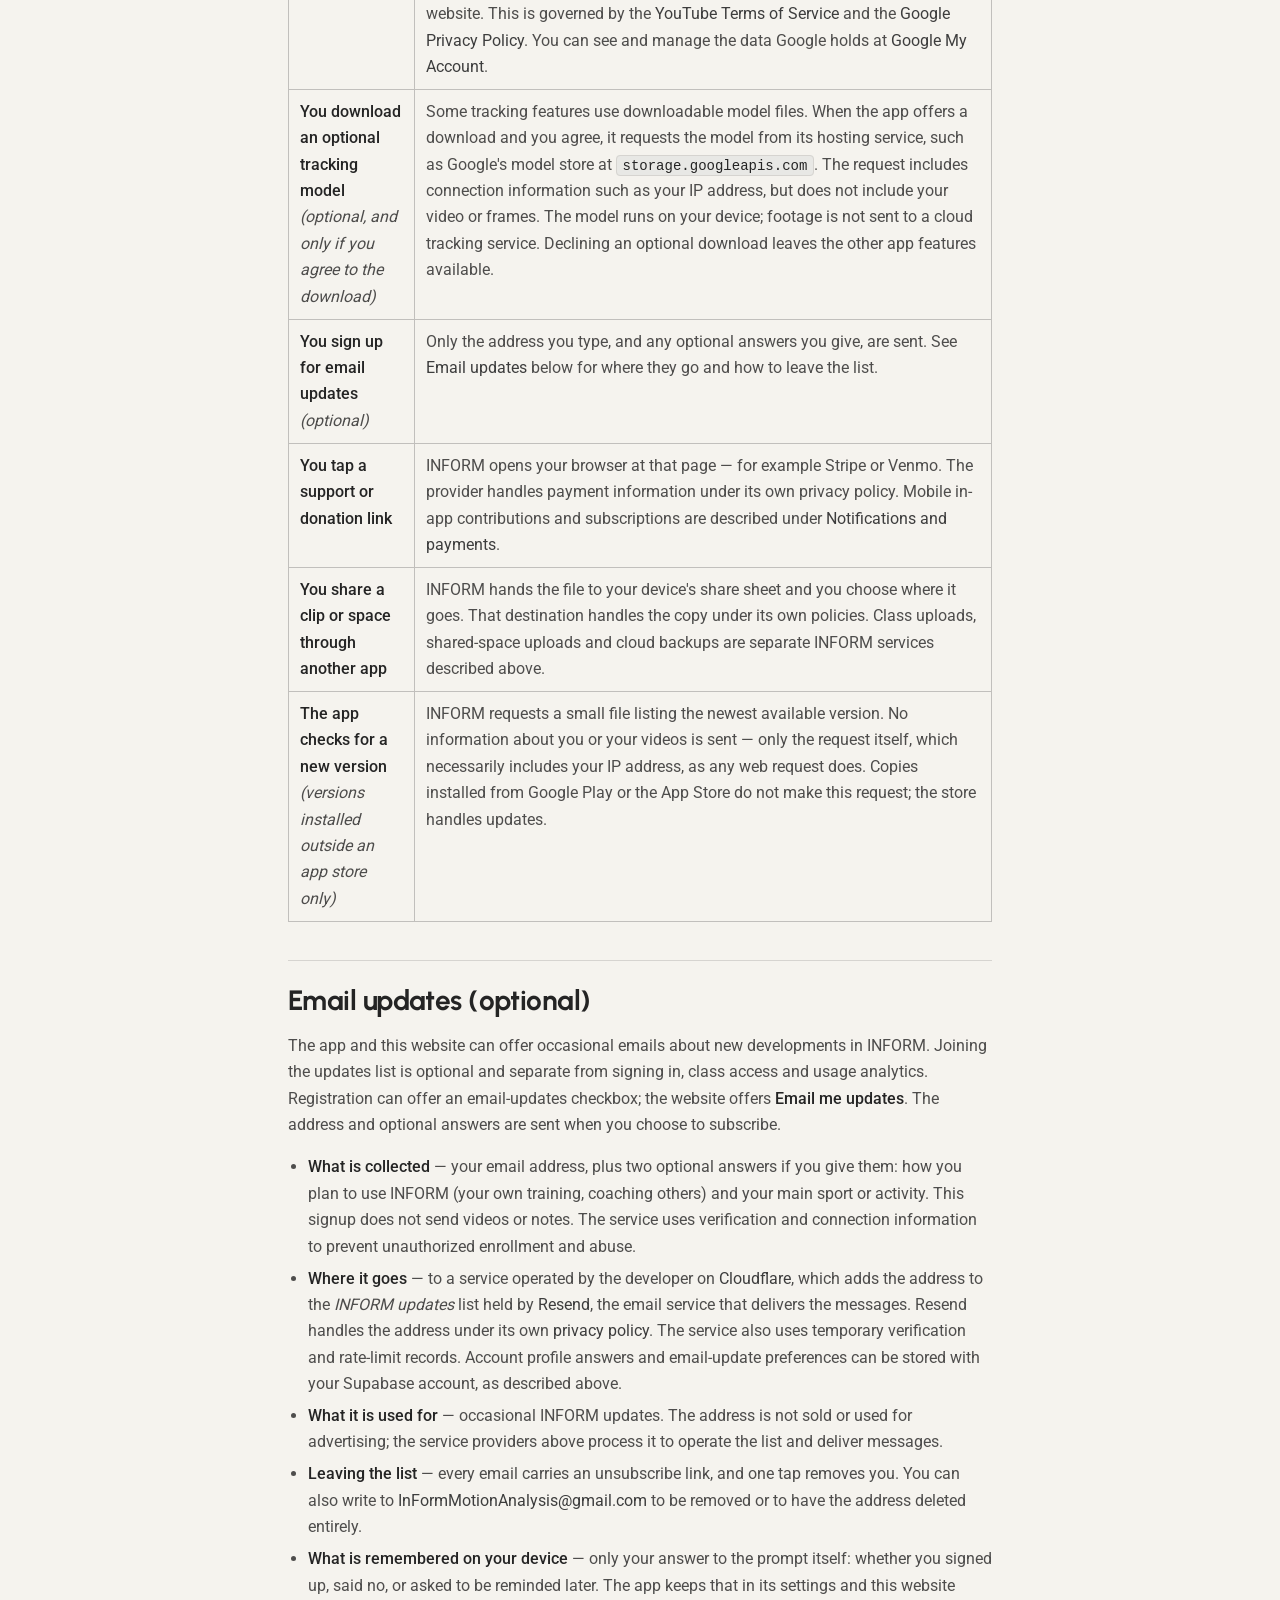
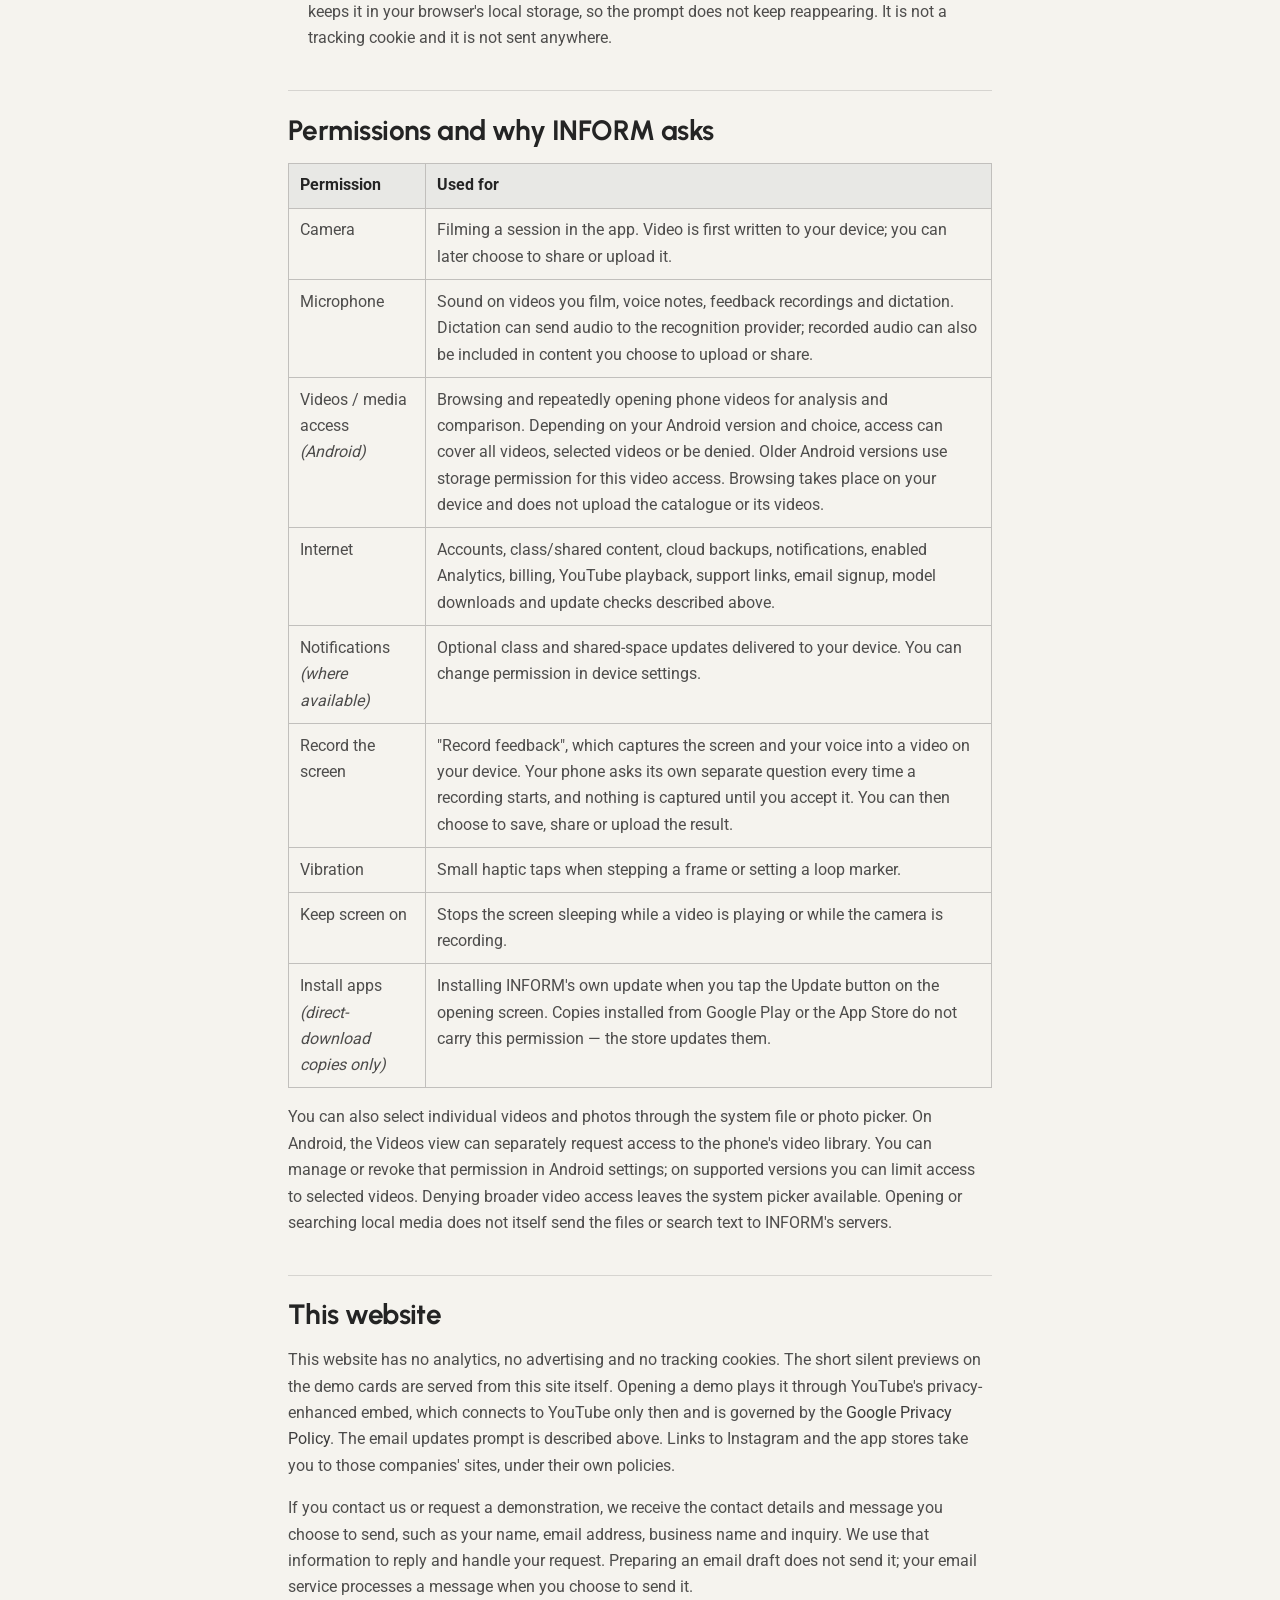
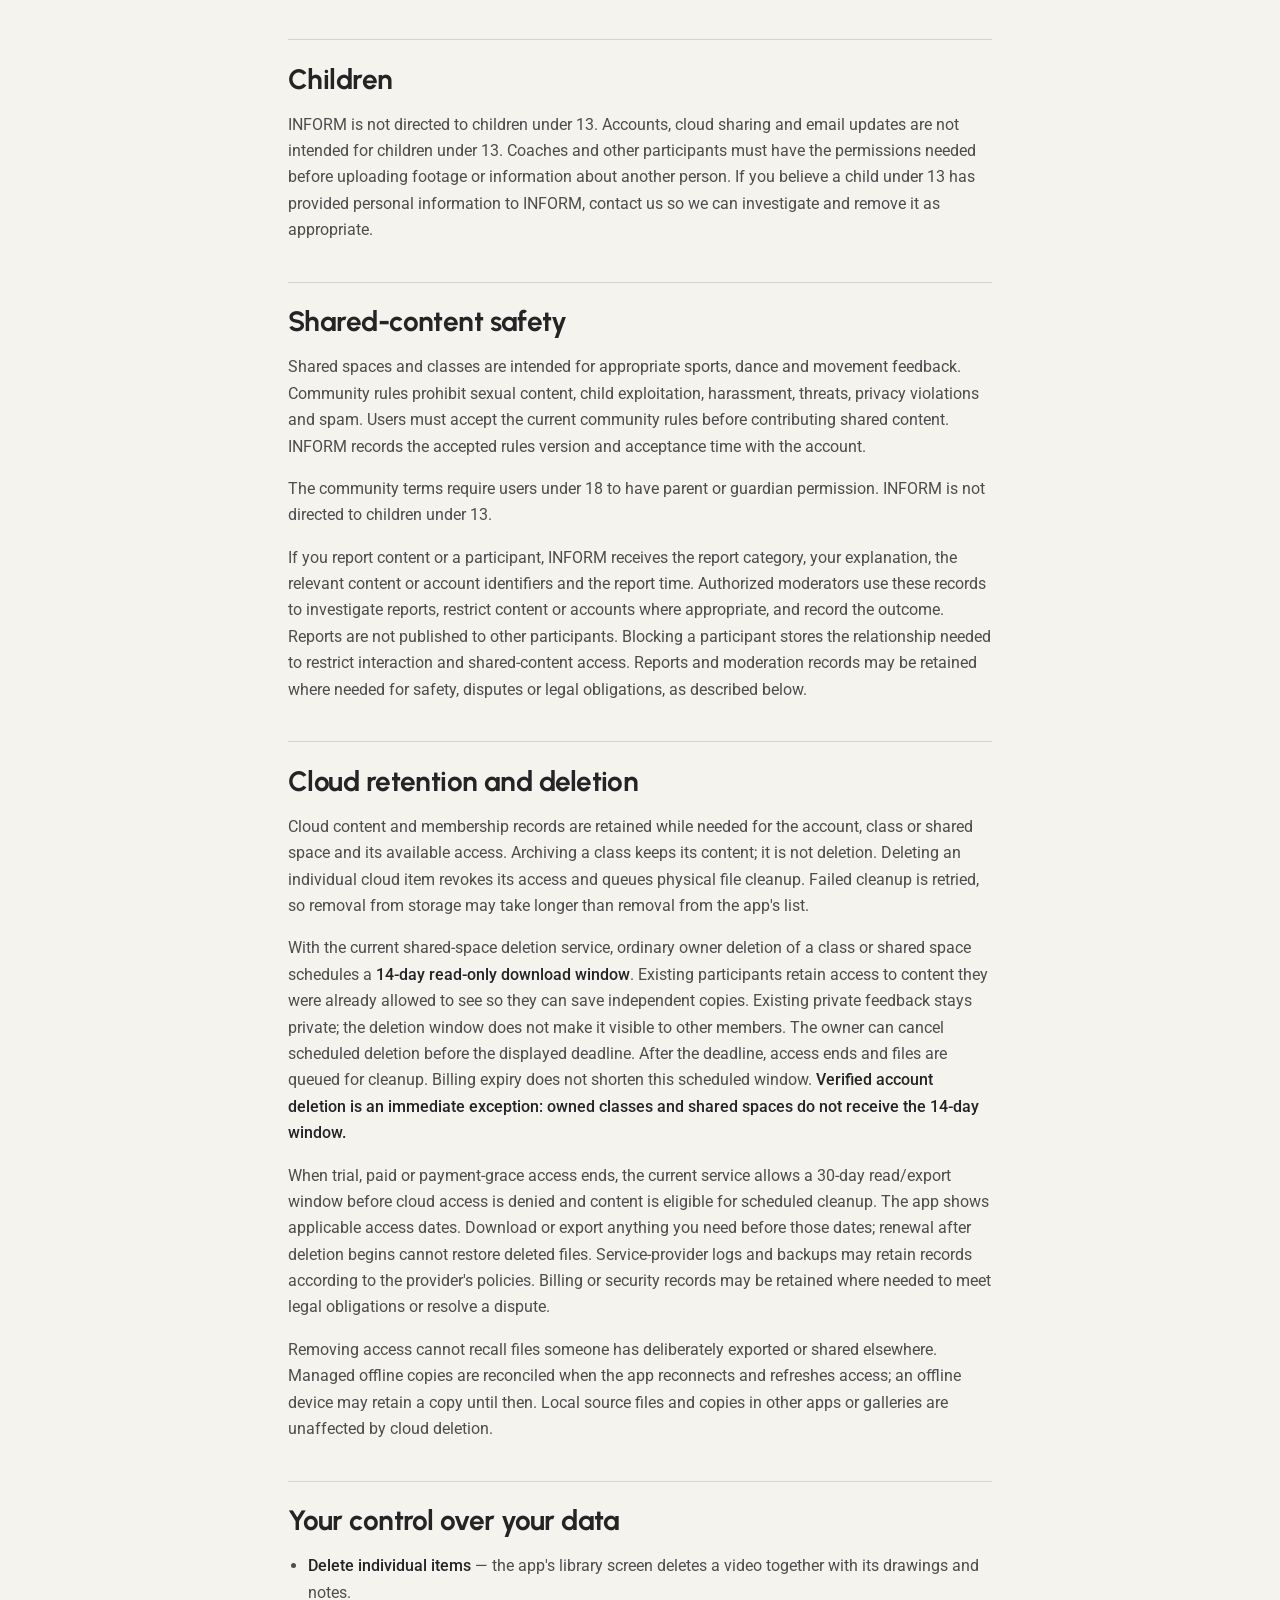
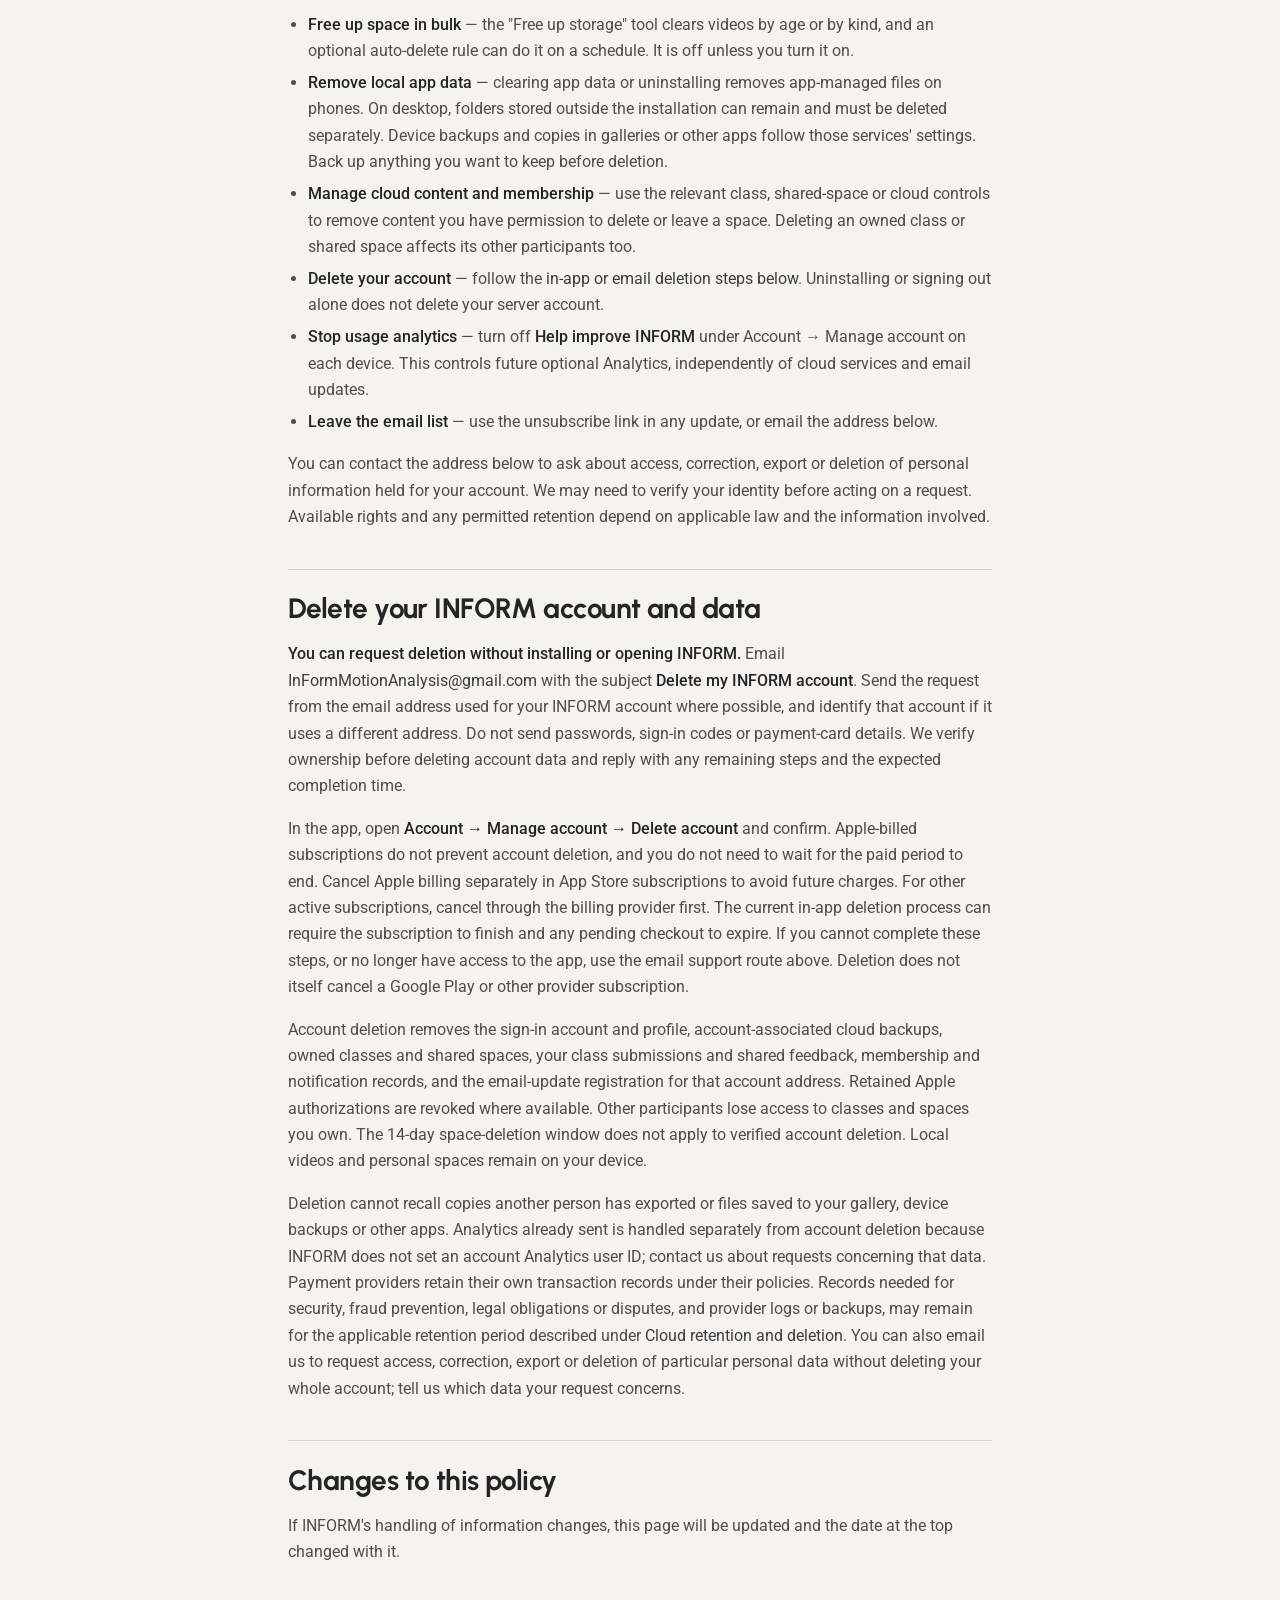
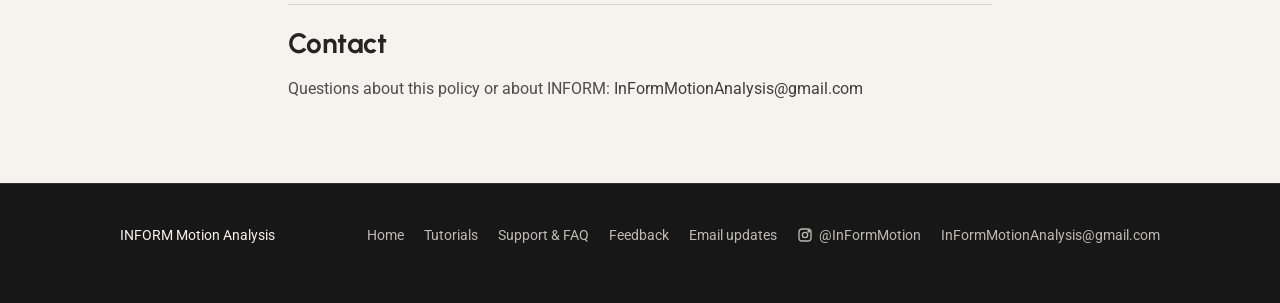
<file: privacy.html>
<!doctype html>
<html lang="en">
<head>
<meta charset="utf-8">
<meta name="viewport" content="width=device-width, initial-scale=1">
<title>INFORM — Privacy Policy</title>
<meta name="description" content="How INFORM Motion Analysis handles local videos, accounts, classes, shared spaces, cloud backups, optional usage analytics and email updates, and how to control your data.">
<link rel="canonical" href="https://informmotion.com/privacy.html">

<meta property="og:type" content="website">
<meta property="og:url" content="https://informmotion.com/privacy.html">
<meta property="og:title" content="INFORM — Privacy Policy">
<meta property="og:description" content="Your choices for local videos, accounts, classes, cloud sharing, optional usage analytics and email updates.">
<meta property="og:image" content="https://informmotion.com/img/og.jpg">
<meta name="twitter:card" content="summary_large_image">

<link rel="icon" href="/favicon.ico?v=white-oval-2" sizes="any">
  <link rel="icon" href="img/brand/favicon-32.png?v=white-oval-2" type="image/png" sizes="32x32">
  <link rel="icon" href="img/brand/favicon.svg?v=white-oval-2" type="image/svg+xml">
<link rel="apple-touch-icon" href="img/brand/apple-touch-icon.png?v=white-oval-1">
<meta name="theme-color" content="#071214">
<link rel="stylesheet" href="style.css?v=brand-1-9">
</head>
<body>

<a class="skip" href="#main">Skip to content</a>

<header>
  <div class="wrap bar">
    <a class="brand" href="/"><img class="brand-logo" src="/img/brand/logo-horizontal-light.svg?v=white-oval-1" alt="INFORM" width="190" height="46"></a>
    <nav>
      <a href="/">Home</a>
      <a class="hide-xs" href="/#features">Features</a>
      <a class="hide-xs" href="support.html">Support</a>
      <a href="feedback.html">Feedback</a>
      <a class="btn btn-sm" href="/#get">Get the app</a>
    </nav>
  </div>
</header>

<main id="main" class="wrap">
<div class="doc">

<p class="crumb"><a href="/">&larr; Back to home</a></p>

<h1>INFORM — Privacy Policy</h1>
<p class="sub">Last updated: 24 October 2026</p>

<p>INFORM is a motion-analysis app for dance and sports. It films, slows down,
tracks, annotates, measures and compares video.</p>

<p><strong>Personal video analysis runs on your device. INFORM also offers accounts,
classes, shared spaces and cloud backups, which send the information needed for
those features to our service providers.</strong> Videos, photos, drawings and
notes are not uploaded just because you open or analyze them. They leave the
device when you choose a cloud backup, upload or sharing action, or use a service
described below. Optional mobile usage analytics helps us improve INFORM and can
be switched off. INFORM does not place its own advertising or sell your personal
data. Embedded YouTube content may display advertising under Google's policies.</p>

<p>This policy covers the current app's data flows. Features and service
availability can differ by platform and app version. This website's separate
behavior is described under <a href="#website">This website</a>.</p>

<p><a href="#delete-account">Request account and data deletion</a> — you can
make a request by email even if you no longer have the app installed.</p>

<h2>What INFORM stores on your device</h2>

<p>The following is stored locally. Copies can also be included when you explicitly
back up, upload or share the corresponding space or media:</p>

<ul>
  <li>Videos you record in the app, imported videos or photos, and local references
  to phone videos you browse in place. Browsing the Android video catalogue does
  not itself copy or upload those videos.</li>
  <li>Frame captures and side-by-side comparison images you save.</li>
  <li>Drawings, measurements, tracked paths and visibility timings, stored in a file beside each video.</li>
  <li>Typed notes, and voice notes recorded through the microphone.</li>
  <li>Personal spaces, filming sessions and pose tags — folders and files on the device.</li>
  <li>Settings, including volume, layout, your selected space, any auto-delete age,
  and your choice about optional usage analytics.</li>
  <li>Sign-in session information and locally cached class or shared-space content.
  Account sessions allow the app to authenticate requests without asking you to
  sign in every time.</li>
  <li>Class watched markers, last playback positions and lesson-order preferences.
  These learning-progress preferences stay on this device; they are not sent to
  the coach as a student progress report.</li>
</ul>

<p>When you save a frame capture, INFORM may also place a copy in your device's
photo gallery so it appears alongside your other pictures. Copies outside INFORM
may also be backed up by your device or gallery provider according to your own
settings.</p>

<h2 id="accounts-classes">Accounts, classes, shared spaces and cloud backups</h2>

<p>INFORM uses <a href="https://supabase.com/">Supabase</a> for account authentication,
cloud database records and private cloud file storage. We use this information
to sign you in, enforce access permissions, deliver content, manage subscriptions
and storage limits, and operate and protect these features. Supabase processes
information under its <a href="https://supabase.com/privacy">privacy policy</a>.</p>

<ul>
  <li><strong>Account information</strong> — your verified email address, account
  identifier, sign-in provider, and optional profile answers about your use of
  INFORM and sport or activity. If you sign in with Google or Apple, their sign-in
  service supplies the identity information you authorize, which may include a
  name and email address. Apple may provide a private relay address. Authentication
  also uses session and authorization tokens. INFORM retains encrypted Apple
  authorization tokens where available so it can revoke the authorization during
  account deletion. Sign-in providers process their own data under their policies.</li>
  <li><strong>Class and membership information</strong> — class or space names,
  descriptions, lesson titles and notes, teaching order, owner and member account
  identifiers, membership dates, invitations and publication times. The coach can
  view class membership identifiers. INFORM does not provide a public student
  email directory. Invitation links or codes let recipients preview and request
  access; share them only with intended recipients.</li>
  <li><strong>Uploaded content</strong> — the videos, images, annotations, notes,
  voice notes and recorded feedback you choose to upload, together with information
  needed to store and retrieve them, such as titles, file sizes and upload status.
  Local source files remain on your device. Unpublished cloud drafts are stored
  to support preparation and resumed uploads; they are not a published lesson.</li>
  <li><strong>Who can see content</strong> — published class lessons are available
  to authorized class members. A student's class submission and its private coach
  feedback are available to that student and the coach, subject to class access.
  Shared-space media and feedback are available to the authorized participants.
  Personal cloud backups are accessible through the account that owns them.
  Service providers process this data to operate INFORM; cloud content is not
  made publicly searchable by INFORM.</li>
  <li><strong>Service records</strong> — storage usage, upload reservations,
  notification records and download authorizations. Class download authorization
  records include requester, owner and asset identifiers, authorized byte counts
  and time; these support delivery and usage reporting and are pruned after 90
  days. They record permission to download, not an exact measure of playback or
  transferred bytes. Network services also receive connection information such
  as IP addresses as part of handling and protecting requests.</li>
</ul>

<p>Personal cloud backup is an explicit snapshot and restore feature. It does not
automatically upload every local edit. Uploading to a class or shared space makes
the selected content available according to that space's access rules. Do not
upload someone else's personal information or footage without the permission
needed to share it with those participants.</p>

<h2 id="analytics">Usage analytics (optional)</h2>

<p>INFORM uses <strong>Google Analytics for Firebase on Android and iOS</strong>
to understand app usage and improve the app. <strong>Starting with iOS version 2.0.0 (build 151), sharing stays off until you enable it.
Android and earlier iOS versions enable sharing by default when no choice has been saved.
An explicitly saved choice is preserved.</strong> You can turn it off or on using
<strong>Account → Manage account → Help improve INFORM</strong>. The choice is
saved on this device, applies independently of the signed-in account and is
separate from email updates. Collection starts only after the app reads your
saved choice or the default. This integration does not collect Analytics on
Windows.</p>

<p>When enabled, the SDK collects an app-instance identifier, app sessions and
screen views, device and app information, approximate location derived from a
masked IP address, and purchase or subscription events where applicable. INFORM
does not send your videos, images, annotations, notes, class content or account
details as custom Analytics events, and does not set an Analytics user ID.
Android advertising ID collection and ad-personalization signals are disabled;
the iOS integration does not include advertising identifier (IDFA) support.</p>

<p>Google processes the Analytics data and the developer can view usage reports.
The SDK's data categories are described in Google's
<a href="https://support.google.com/analytics/answer/11582702">Android disclosure guide</a>
and <a href="https://support.google.com/analytics/answer/10285841">Apple disclosure guide</a>;
Google's handling is described in the
<a href="https://policies.google.com/privacy">Google Privacy Policy</a>.
Turning sharing off stops future Analytics collection; it does not erase data
already sent. Analytics retention depends on the service's retention settings.
For a question or request about data already collected, contact us below.</p>

<h2 id="notifications-billing">Notifications and payments</h2>

<p>Where available, class and shared-space notifications use Firebase Cloud Messaging and, on iOS,
Apple's push service. Device installation identifiers and push tokens are used
to deliver notifications; INFORM associates a registered token with your account.
On Android, Firebase Cloud Messaging can create and send an installation identifier
and registration token when the app starts, before you enable notification display.
Notification permission controls displaying notifications; turning off optional
usage analytics does not disable this registration.
You can control notification permission in your device settings. Analytics
preferences do not disable account, class or notification services. See
<a href="https://firebase.google.com/support/privacy">Firebase's privacy information</a>
and the <a href="https://www.apple.com/legal/privacy/">Apple Privacy Policy</a>.</p>

<p>Account verification and service messages, including scheduled space-deletion
notices where configured, can be sent to your verified email address through
Resend under its <a href="https://resend.com/legal/privacy-policy">privacy policy</a>.
These messages operate your account and shared spaces and are separate from the
optional marketing updates list.</p>

<p>Where subscriptions are offered, INFORM stores plan, subscription status,
billing period, provider customer/subscription identifiers and entitlement
information needed to manage access and storage. Stripe handles available
website/desktop subscription checkout and billing management under its
<a href="https://stripe.com/privacy">privacy policy</a>.</p>

<p>On Android, subscriptions purchased in the app are processed by Google Play.
INFORM sends the purchase token to its server to verify and acknowledge the
purchase with Google, associate it with your INFORM account and keep access up
to date after renewals, cancellations, refunds or other billing changes. Records
can include product and base-plan identifiers, purchase tokens and their hashes,
order identifiers, billing dates, status and an obscured account identifier used
to match the purchase to your account. Google processes the purchase under the
<a href="https://policies.google.com/privacy">Google Privacy Policy</a>.
Monthly and annual subscriptions renew automatically until canceled; manage or
cancel a Google Play subscription in Google Play. Subscriptions billed by another
provider remain managed with that provider.</p>

<p>On iOS, memberships purchased in the app are processed by the App Store.
INFORM verifies transactions with Apple and associates them with your INFORM account.
Records include product and transaction identifiers, an account token, purchase and
expiration dates, subscription status, and renewal, refund and revocation information.
Apple sends signed subscription-status notifications to keep access up to date.
INFORM does not receive your payment card information. Apple processes purchases under
<a href="https://www.apple.com/legal/privacy/">Apple's privacy policy</a>.
Manage or cancel an Apple subscription in App Store subscriptions; deleting your
INFORM account does not cancel Apple billing.</p>

<p>Mobile support contributions are processed by Google Play or the App Store;
INFORM receives transaction results needed to confirm the purchase. External
support links may open other payment providers. INFORM does not store card
numbers or bank account details. Canceling a subscription and deleting an account
are separate actions; <a href="#delete-account">see the deletion steps below</a>.</p>

<h2>When information leaves your device</h2>

<p>In addition to accounts, cloud features, notifications, billing and enabled
Analytics described above, the app uses the following network services. Account
and class information can refresh automatically while those features are in use.</p>

<table>
  <thead>
    <tr><th>When</th><th>What happens</th></tr>
  </thead>
  <tbody>
    <tr>
      <td><strong>You use dictation</strong> to speak a note</td>
      <td>INFORM hands the microphone to your device's built-in speech
      recognition service — on most Android phones this is provided by Google,
      and on an iPhone by Apple.
      <strong>Your spoken audio may be sent to that provider to be turned into
      text</strong>, depending on the device, recognition service, language and
      settings, and is handled under that provider's privacy policy. The resulting
      text is written into your note on the device. INFORM does not upload dictation
      audio to its own servers. Desktop dictation, where available, runs locally
      through whisper.cpp. Recording a voice note is a separate action; its audio
      is stored with your work and can be included in an upload or shared file.</td>
    </tr>
    <tr>
      <td><strong>You open a YouTube video</strong></td>
      <td>INFORM uses YouTube API Services: when you open a YouTube link, the
      app requests the video's thumbnail and basic details from YouTube and
      plays the video using YouTube's own embedded player inside the app. YouTube
      and Google may collect information about that playback, including through
      cookies, in the same way they would if you watched the video on YouTube's
      website. This is governed by the
      <a href="https://www.youtube.com/t/terms">YouTube Terms of Service</a> and
      the <a href="https://policies.google.com/privacy">Google Privacy Policy</a>.
      You can see and manage the data Google holds at
      <a href="https://myaccount.google.com/">Google My Account</a>.</td>
    </tr>
    <tr>
      <td><strong>You download an optional tracking model</strong>
      <br><em>(optional, and only if you agree to the download)</em></td>
      <td>Some tracking features use downloadable model files. When the app
      offers a download and you agree, it requests the model from its hosting
      service, such as Google's model store at <code>storage.googleapis.com</code>.
      The request includes connection information such as your IP address,
      but does not include your video or frames. The model runs on your device;
      footage is not sent to a cloud tracking service. Declining an optional
      download leaves the other app features available.</td>
    </tr>
    <tr>
      <td><strong>You sign up for email updates</strong>
      <br><em>(optional)</em></td>
      <td>Only the address you type, and any optional answers you give, are
      sent. See <a href="#email-updates">Email updates</a> below for where they
      go and how to leave the list.</td>
    </tr>
    <tr>
      <td><strong>You tap a support or donation link</strong></td>
      <td>INFORM opens your browser at that page — for example Stripe or Venmo.
      The provider handles payment information under its own privacy policy.
      Mobile in-app contributions and subscriptions are described under
      <a href="#notifications-billing">Notifications and payments</a>.</td>
    </tr>
    <tr>
      <td><strong>You share a clip or space through another app</strong></td>
      <td>INFORM hands the file to your device's share sheet and you choose where
      it goes. That destination handles the copy under its own policies. Class
      uploads, shared-space uploads and cloud backups are separate INFORM
      services described above.</td>
    </tr>
    <tr>
      <td><strong>The app checks for a new version</strong>
      <br><em>(versions installed outside an app store only)</em></td>
      <td>INFORM requests a small file listing the newest available version. No
      information about you or your videos is sent — only the request itself,
      which necessarily includes your IP address, as any web request does.
      Copies installed from Google Play or the App Store do not make this
      request; the store handles updates.</td>
    </tr>
  </tbody>
</table>

<h2 id="email-updates">Email updates (optional)</h2>

<p>The app and this website can offer occasional emails about new developments
in INFORM. Joining the updates list is optional and separate from signing in,
class access and usage analytics. Registration can offer an email-updates
checkbox; the website offers <strong>Email me updates</strong>. The address and
optional answers are sent when you choose to subscribe.</p>

<ul>
  <li><strong>What is collected</strong> — your email address, plus two optional
  answers if you give them: how you plan to use INFORM (your own training,
  coaching others) and your main sport or activity. This signup does not send
  videos or notes. The service uses verification and connection information to
  prevent unauthorized enrollment and abuse.</li>
  <li><strong>Where it goes</strong> — to a service operated by the developer on
  <a href="https://www.cloudflare.com/privacypolicy/">Cloudflare</a>,
  which adds the address to the <em>INFORM updates</em> list held by
  <a href="https://resend.com/">Resend</a>, the email service that delivers the
  messages. Resend handles the address under its own
  <a href="https://resend.com/legal/privacy-policy">privacy policy</a>. The
  service also uses temporary verification and rate-limit records. Account
  profile answers and email-update preferences can be stored with your Supabase
  account, as described above.</li>
  <li><strong>What it is used for</strong> — occasional INFORM updates. The
  address is not sold or used for advertising; the service providers above
  process it to operate the list and deliver messages.</li>
  <li><strong>Leaving the list</strong> — every email carries an unsubscribe
  link, and one tap removes you. You can also write to
  <a href="mailto:InFormMotionAnalysis@gmail.com">InFormMotionAnalysis@gmail.com</a>
  to be removed or to have the address deleted entirely.</li>
  <li><strong>What is remembered on your device</strong> — only your answer to
  the prompt itself: whether you signed up, said no, or asked to be reminded
  later. The app keeps that in its settings and this website keeps it in your
  browser's local storage, so the prompt does not keep reappearing. It is not
  a tracking cookie and it is not sent anywhere.</li>
</ul>

<h2>Permissions and why INFORM asks</h2>

<table>
  <thead><tr><th>Permission</th><th>Used for</th></tr></thead>
  <tbody>
    <tr><td>Camera</td><td>Filming a session in the app. Video is first written to your device; you can later choose to share or upload it.</td></tr>
    <tr><td>Microphone</td><td>Sound on videos you film, voice notes, feedback recordings and dictation. Dictation can send audio to the recognition provider; recorded audio can also be included in content you choose to upload or share.</td></tr>
    <tr><td>Videos / media access<br><em>(Android)</em></td><td>Browsing and repeatedly opening phone videos for analysis and comparison. Depending on your Android version and choice, access can cover all videos, selected videos or be denied. Older Android versions use storage permission for this video access. Browsing takes place on your device and does not upload the catalogue or its videos.</td></tr>
    <tr><td>Internet</td><td>Accounts, class/shared content, cloud backups, notifications, enabled Analytics, billing, YouTube playback, support links, email signup, model downloads and update checks described above.</td></tr>
    <tr><td>Notifications<br><em>(where available)</em></td><td>Optional class and shared-space updates delivered to your device. You can change permission in device settings.</td></tr>
    <tr><td>Record the screen</td><td>"Record feedback", which captures the screen and your voice into a video on your device. Your phone asks its own separate question every time a recording starts, and nothing is captured until you accept it. You can then choose to save, share or upload the result.</td></tr>
    <tr><td>Vibration</td><td>Small haptic taps when stepping a frame or setting a loop marker.</td></tr>
    <tr><td>Keep screen on</td><td>Stops the screen sleeping while a video is playing or while the camera is recording.</td></tr>
    <tr><td>Install apps<br><em>(direct-download copies only)</em></td><td>Installing INFORM's own update when you tap the Update button on the opening screen. Copies installed from Google Play or the App Store do not carry this permission — the store updates them.</td></tr>
  </tbody>
</table>

<p>You can also select individual videos and photos through the system file or
photo picker. On Android, the Videos view can separately request access to the
phone's video library. You can manage or revoke that permission in Android
settings; on supported versions you can limit access to selected videos. Denying
broader video access leaves the system picker available. Opening or searching
local media does not itself send the files or search text to INFORM's servers.</p>

<h2 id="website">This website</h2>

<p>This website has no analytics, no advertising and no tracking cookies. The
short silent previews on the demo cards are served from this site itself. Opening
a demo plays it through YouTube's privacy-enhanced embed, which connects to
YouTube only then and is governed by the
<a href="https://policies.google.com/privacy">Google Privacy Policy</a>. The
email updates prompt is described above. Links to Instagram and the app stores
take you to those companies' sites, under their own policies.</p>

<p>If you contact us or request a demonstration, we receive the contact details
and message you choose to send, such as your name, email address, business name
and inquiry. We use that information to reply and handle your request. Preparing
an email draft does not send it; your email service processes a message when
you choose to send it.</p>

<h2>Children</h2>

<p>INFORM is not directed to children under 13. Accounts, cloud sharing and email
updates are not intended for children under 13. Coaches and other participants
must have the permissions needed before uploading footage or information about
another person. If you believe a child under 13 has provided personal information
to INFORM, contact us so we can investigate and remove it as appropriate.</p>

<h2 id="community-safety">Shared-content safety</h2>

<p>Shared spaces and classes are intended for appropriate sports, dance and
movement feedback. Community rules prohibit sexual content, child exploitation,
harassment, threats, privacy violations and spam. Users must accept the current
community rules before contributing shared content. INFORM records the accepted
rules version and acceptance time with the account.</p>

<p>The community terms require users under 18 to have parent or guardian
permission. INFORM is not directed to children under 13.</p>

<p>If you report content or a participant, INFORM receives the report category,
your explanation, the relevant content or account identifiers and the report
time. Authorized moderators use these records to investigate reports, restrict
content or accounts where appropriate, and record the outcome. Reports are not
published to other participants. Blocking a participant stores the relationship
needed to restrict interaction and shared-content access. Reports and moderation
records may be retained where needed for safety, disputes or legal obligations,
as described below.</p>

<h2 id="retention">Cloud retention and deletion</h2>

<p>Cloud content and membership records are retained while needed for the account,
class or shared space and its available access. Archiving a class keeps its content;
it is not deletion. Deleting an individual cloud item revokes its access and
queues physical file cleanup. Failed cleanup is retried, so removal from storage
may take longer than removal from the app's list.</p>

<p>With the current shared-space deletion service, ordinary owner deletion of a
class or shared space schedules a <strong>14-day read-only download window</strong>.
Existing participants retain access to content they were already allowed to see
so they can save independent copies. Existing private feedback stays private;
the deletion window does not make it visible to other members. The owner can
cancel scheduled deletion before the displayed deadline. After the deadline,
access ends and files are queued for cleanup. Billing expiry does not shorten
this scheduled window. <strong>Verified account deletion is an immediate exception:
owned classes and shared spaces do not receive the 14-day window.</strong></p>

<p>When trial, paid or payment-grace access ends, the current service allows a
30-day read/export window before cloud access is denied and content is eligible
for scheduled cleanup. The app shows applicable access dates. Download or export
anything you need before those dates; renewal after deletion begins cannot
restore deleted files. Service-provider logs and backups may retain records
according to the provider's policies. Billing or security records may be retained
where needed to meet legal obligations or resolve a dispute.</p>

<p>Removing access cannot recall files someone has deliberately exported or shared
elsewhere. Managed offline copies are reconciled when the app reconnects and
refreshes access; an offline device may retain a copy until then. Local source
files and copies in other apps or galleries are unaffected by cloud deletion.</p>

<h2>Your control over your data</h2>

<ul>
  <li><strong>Delete individual items</strong> — the app's library screen deletes a
  video together with its drawings and notes.</li>
  <li><strong>Free up space in bulk</strong> — the "Free up storage" tool clears videos by
  age or by kind, and an optional auto-delete rule can do it on a schedule. It is
  off unless you turn it on.</li>
  <li><strong>Remove local app data</strong> — clearing app data or uninstalling
  removes app-managed files on phones. On desktop, folders stored outside the
  installation can remain and must be deleted separately. Device backups and
  copies in galleries or other apps follow those services' settings. Back up
  anything you want to keep before deletion.</li>
  <li><strong>Manage cloud content and membership</strong> — use the relevant
  class, shared-space or cloud controls to remove content you have permission
  to delete or leave a space. Deleting an owned class or shared space affects
  its other participants too.</li>
  <li><strong>Delete your account</strong> — follow the
  <a href="#delete-account">in-app or email deletion steps below</a>.
  Uninstalling or signing out alone does not delete your server account.</li>
  <li><strong>Stop usage analytics</strong> — turn off <strong>Help improve INFORM</strong>
  under Account → Manage account on each device. This controls future optional Analytics,
  independently of cloud services and email updates.</li>
  <li><strong>Leave the email list</strong> — use the unsubscribe link in any
  update, or email the address below.</li>
</ul>

<p>You can contact the address below to ask about access, correction, export or
deletion of personal information held for your account. We may need to verify
your identity before acting on a request. Available rights and any permitted
retention depend on applicable law and the information involved.</p>

<h2 id="delete-account">Delete your INFORM account and data</h2>

<p><strong>You can request deletion without installing or opening INFORM.</strong>
Email <a href="mailto:InFormMotionAnalysis@gmail.com?subject=Delete%20my%20InForm%20account">InFormMotionAnalysis@gmail.com</a>
with the subject <strong>Delete my INFORM account</strong>. Send the request from
the email address used for your INFORM account where possible, and identify that
account if it uses a different address. Do not send passwords, sign-in codes or
payment-card details. We verify ownership before deleting account data and reply
with any remaining steps and the expected completion time.</p>

<p>In the app, open <strong>Account → Manage account → Delete account</strong>
and confirm. Apple-billed subscriptions do not prevent account deletion, and you do not
need to wait for the paid period to end. Cancel Apple billing separately in App Store
subscriptions to avoid future charges. For other active subscriptions, cancel through
the billing provider first. The current in-app deletion process can require the subscription
to finish and any pending checkout to expire. If you cannot complete these steps,
or no longer have access to the app, use the email support route above. Deletion
does not itself cancel a Google Play or other provider subscription.</p>

<p>Account deletion removes the sign-in account and profile, account-associated
cloud backups, owned classes and shared spaces, your class submissions and shared
feedback, membership and notification records, and the email-update registration
for that account address. Retained Apple authorizations are revoked where available.
Other participants lose access to classes and spaces you own. The 14-day
space-deletion window does not apply to verified account deletion. Local videos
and personal spaces remain on your device.</p>

<p>Deletion cannot recall copies another person has exported or files saved to
your gallery, device backups or other apps. Analytics already sent is handled
separately from account deletion because INFORM does not set an account Analytics
user ID; contact us about requests concerning that data. Payment providers retain
their own transaction records under their policies. Records needed for security,
fraud prevention, legal obligations or disputes, and provider logs or backups,
may remain for the applicable retention period described under
<a href="#retention">Cloud retention and deletion</a>. You can also email us to
request access, correction, export or deletion of particular personal data without
deleting your whole account; tell us which data your request concerns.</p>

<h2>Changes to this policy</h2>

<p>If INFORM's handling of information changes, this page will be updated and the
date at the top changed with it.</p>

<h2>Contact</h2>

<p>Questions about this policy or about INFORM:
<a href="mailto:InFormMotionAnalysis@gmail.com">InFormMotionAnalysis@gmail.com</a></p>

</div>
</main>

<footer>
  <div class="wrap foot">
    <span>INFORM Motion Analysis</span>
    <nav>
      <a href="/">Home</a>
      <a href="tutorials.html">Tutorials</a>
      <a href="support.html">Support &amp; FAQ</a>
      <a href="feedback.html">Feedback</a>
      <a href="#" data-updates-open>Email updates</a>
      <a class="social" href="https://www.instagram.com/informmotion/" rel="noopener">
        <svg width="16" height="16" viewBox="0 0 24 24" style="fill:none" stroke="currentColor" stroke-width="2" aria-hidden="true"><rect x="3" y="3" width="18" height="18" rx="5"/><circle cx="12" cy="12" r="4"/><circle cx="17.5" cy="6.5" r="1" style="fill:currentColor"/></svg>
        @InFormMotion
      </a>
      <a href="mailto:InFormMotionAnalysis@gmail.com">InFormMotionAnalysis@gmail.com</a>
    </nav>
  </div>
</footer>

<!-- Someone reading the privacy policy is not asked for an email; the footer
     link still opens the signup on request. -->
<script src="updates.js" data-updates-auto="false" defer></script>

</body>
</html>
</file>
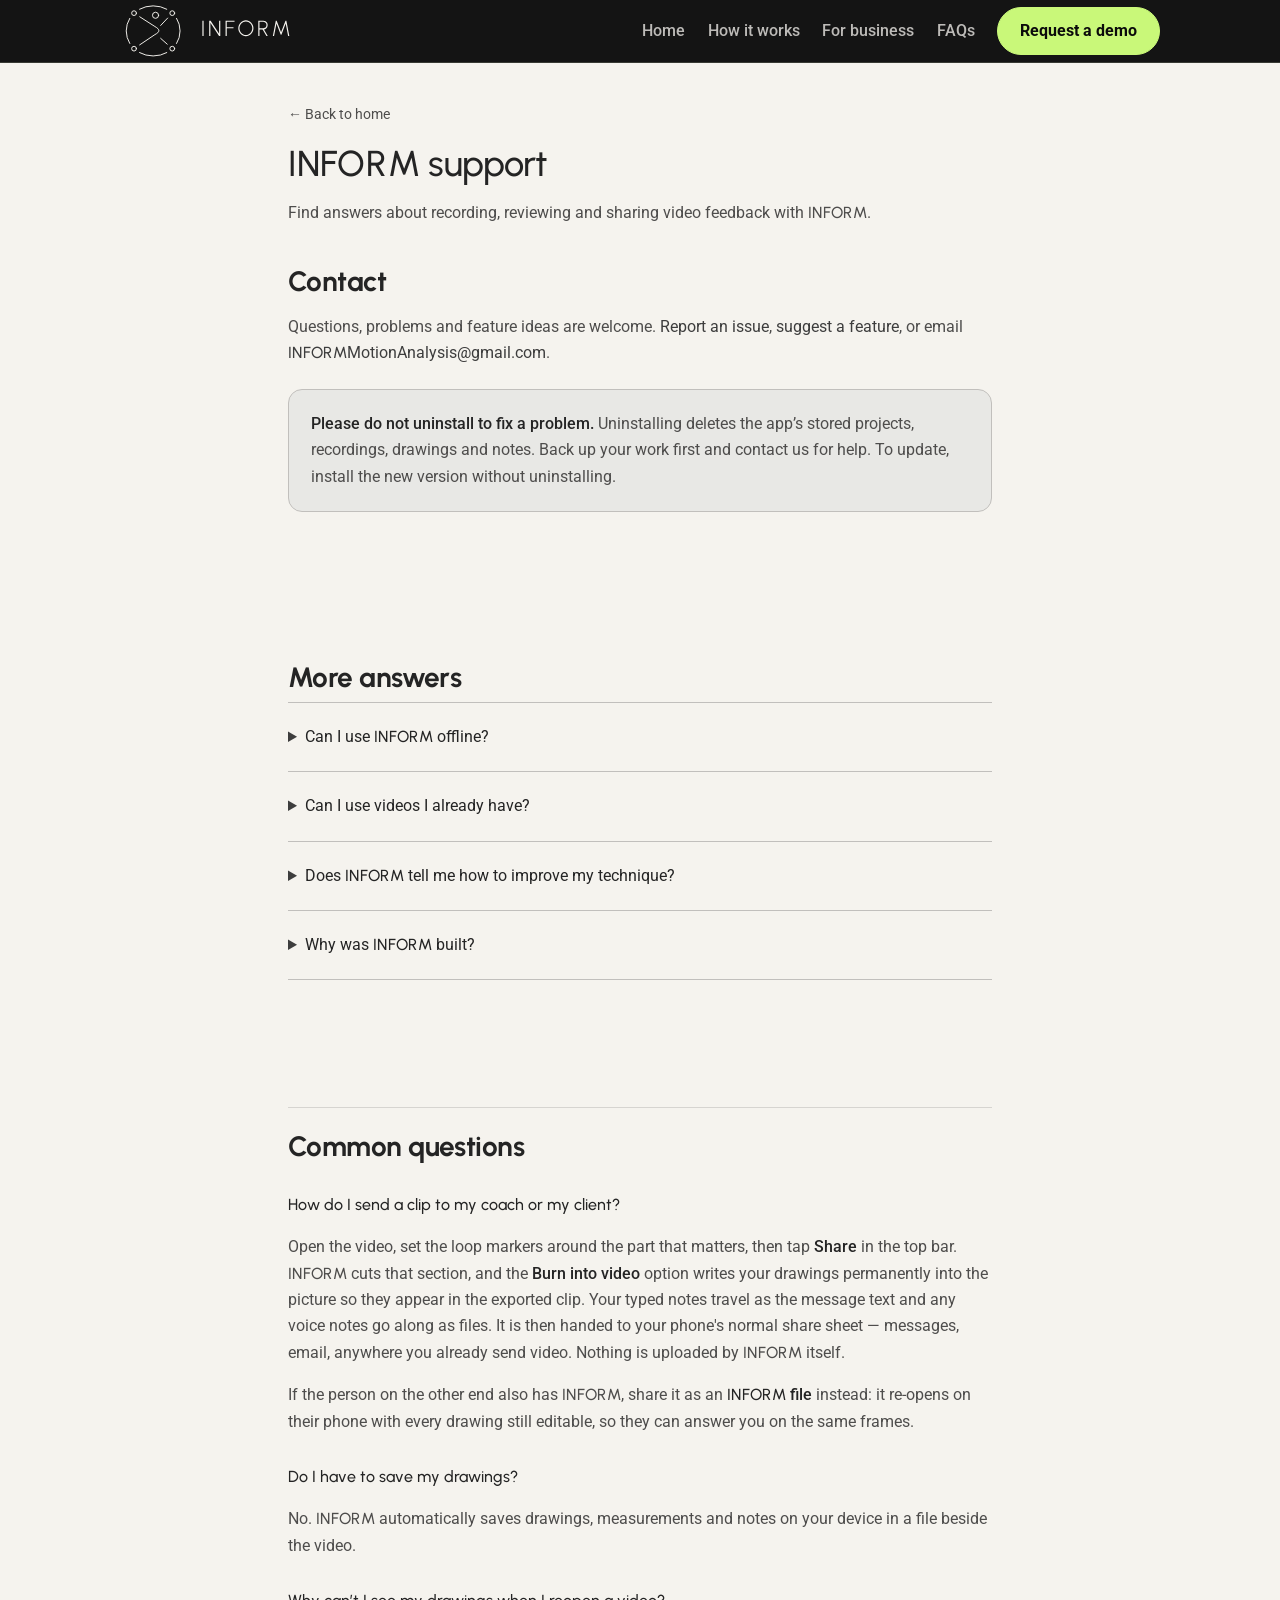
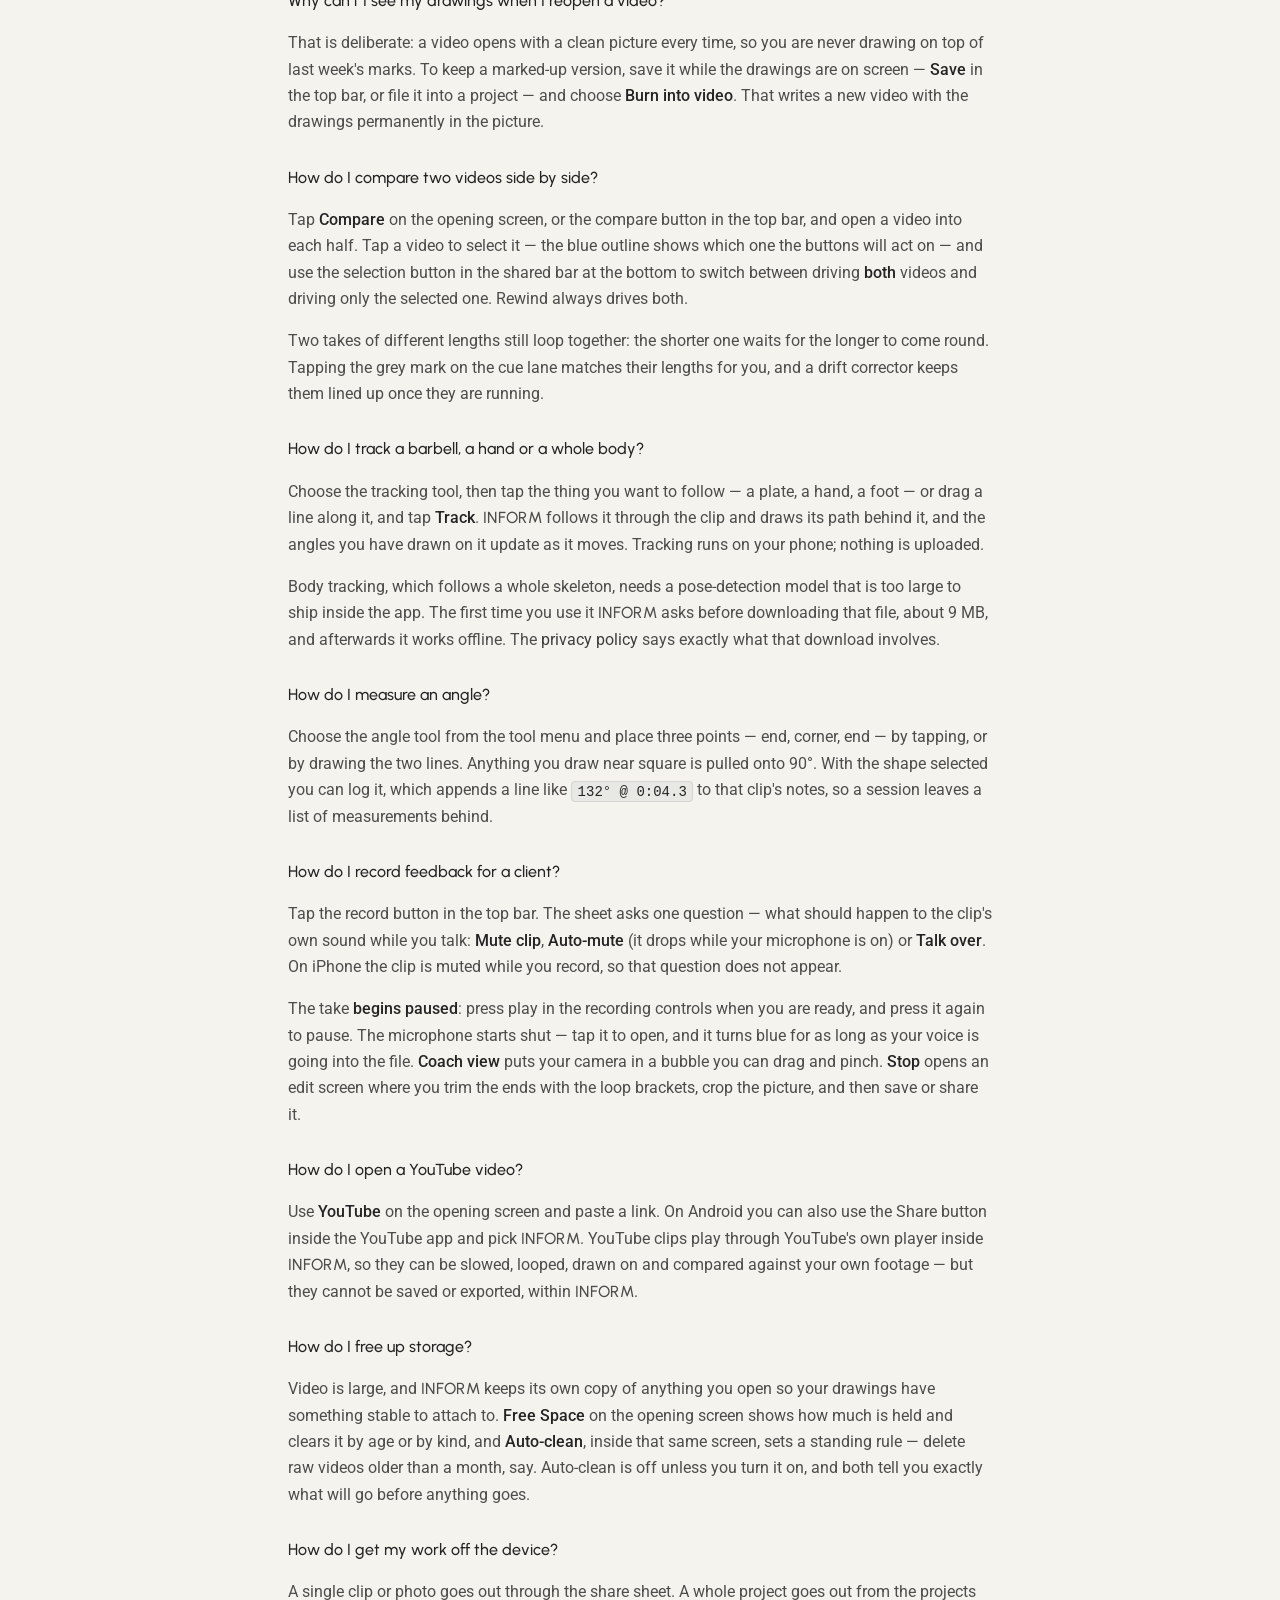
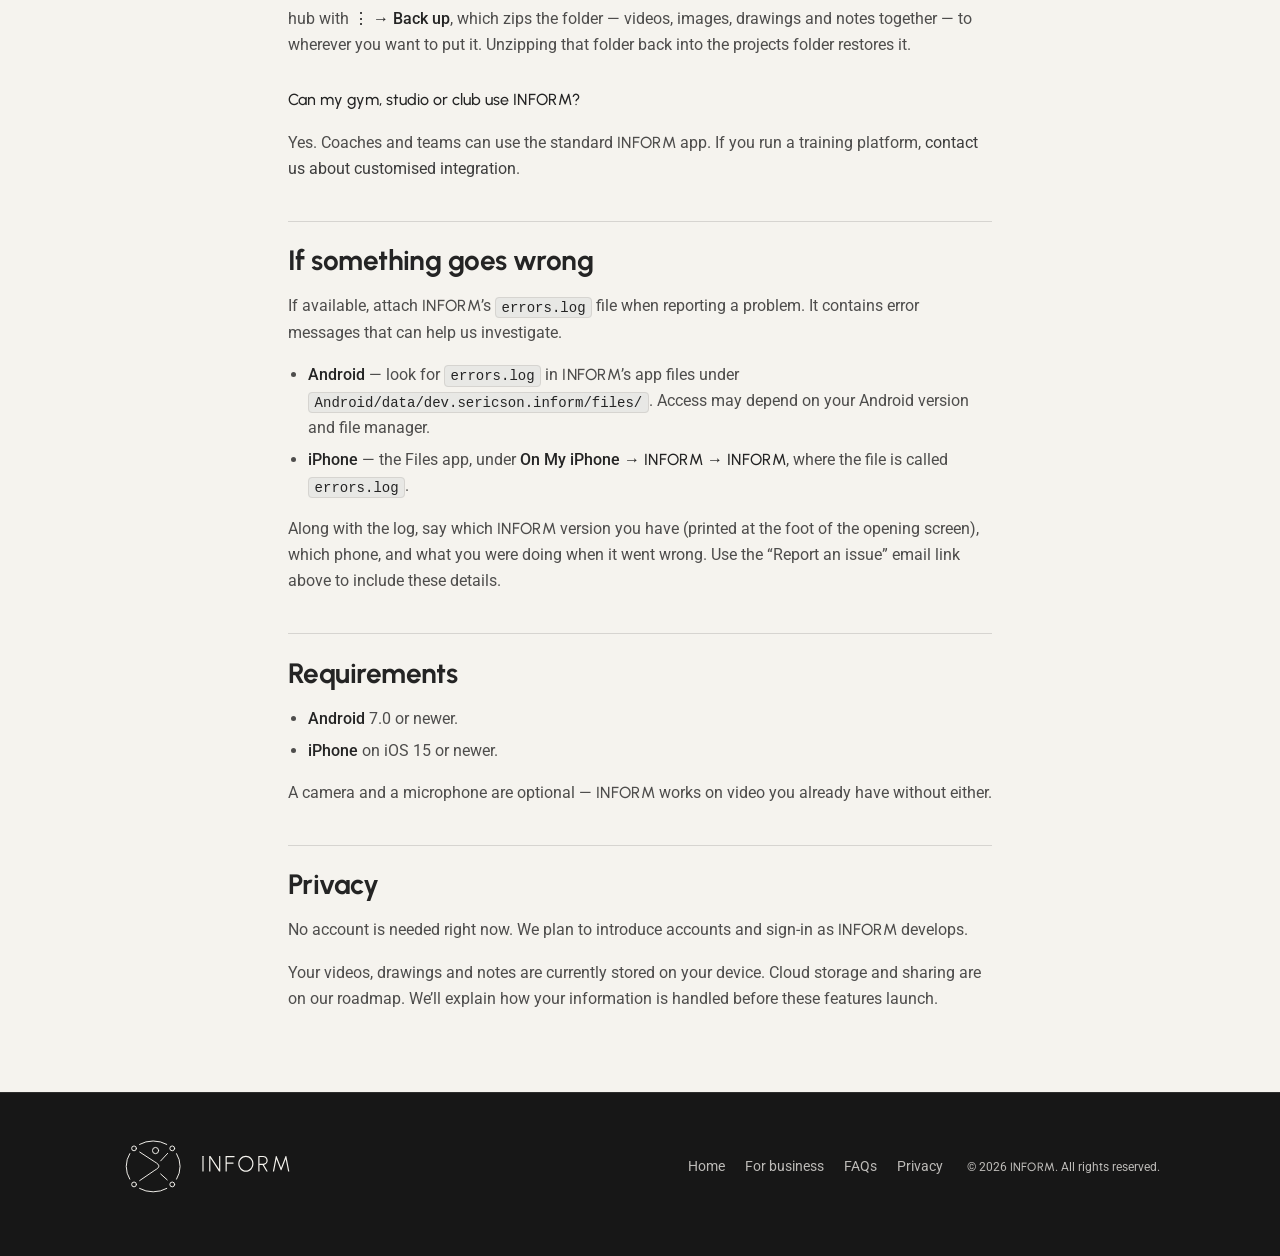
<file: support.html>
<!doctype html>
<html lang="en">
<head>
<!-- Google tag (gtag.js) -->
<script async src="https://www.googletagmanager.com/gtag/js?id=G-SYZMETBF1X"></script>
<script>
  window.dataLayer = window.dataLayer || [];
  function gtag(){dataLayer.push(arguments);}
  gtag('js', new Date());

  gtag('config', 'G-SYZMETBF1X');
</script>
<meta charset="utf-8">
<meta name="viewport" content="width=device-width, initial-scale=1">
<title>INFORM Support | Video analysis and coaching FAQs</title>
<meta name="description" content="Get help with INFORM video analysis: compare movement, annotate technique, track motion and share feedback. Find answers for your training and coaching.">
<link rel="canonical" href="https://informmotion.com/support.html">

<meta property="og:type" content="website">
<meta property="og:url" content="https://informmotion.com/support.html">
<meta property="og:title" content="INFORM Support | Video analysis and coaching FAQs">
<meta property="og:description" content="Get help with INFORM video analysis: compare movement, annotate technique, track motion and share feedback. Find answers for your training and coaching.">
<meta property="og:image" content="https://informmotion.com/img/og.jpg">
<meta name="twitter:card" content="summary_large_image">
<meta name="twitter:title" content="INFORM Support | Video analysis and coaching FAQs">
<meta name="twitter:description" content="Get help with INFORM video analysis: compare movement, annotate technique, track motion and share feedback. Find answers for your training and coaching.">
<meta name="twitter:image" content="https://informmotion.com/img/og.jpg">

<link rel="icon" href="/favicon.ico?v=white-oval-2" sizes="any">
  <link rel="icon" href="img/brand/favicon-32.png?v=white-oval-2" type="image/png" sizes="32x32">
  <link rel="icon" href="img/brand/favicon.svg?v=white-oval-2" type="image/svg+xml">
<link rel="apple-touch-icon" href="img/brand/apple-touch-icon.png?v=white-oval-1">
<meta name="theme-color" content="#0B0B0B">
<link rel="stylesheet" href="style.css?v=brand-1-9">
</head>
<body>

<a class="skip" href="#main">Skip to content</a>

<header>
  <div class="wrap bar">
    <a class="brand" href="/"><img class="brand-logo" src="/img/brand/logo-horizontal-light.svg?v=white-oval-1" alt="INFORM" width="190" height="46"></a>
    <button class="menu-toggle" type="button" aria-expanded="false" aria-controls="main-navigation" aria-label="Open navigation">
      <svg width="24" height="24" viewBox="0 0 24 24" aria-hidden="true" focusable="false">
        <path class="menu-open-icon" d="M4 6h16M4 12h16M4 18h16"/>
        <path class="menu-close-icon" d="m6 6 12 12M18 6 6 18"/>
      </svg>
    </button>
    <nav id="main-navigation" aria-label="Main navigation">
      <a href="/">Home</a>
      <a href="/#features">How it works</a>
      <a href="/#business">For business</a>
      <a class="home-support" href="/#faq">FAQs</a>
      <a class="btn header-demo" href="/#demo" data-inquiry-path="coaching">Request a demo</a>
    </nav>
  </div>
</header>

<main id="main" class="wrap">
<div class="doc">

<p class="crumb"><a href="/">&larr; Back to home</a></p>

<h1>INFORM support</h1>

<p>Find answers about recording, reviewing and sharing video feedback with INFORM.</p>

<h2>Contact</h2>

<p>Questions, problems and feature ideas are welcome. <a href="mailto:INFORMMotionAnalysis@gmail.com?subject=INFORM%20issue&amp;body=Hi%20Sean%2C%0A%0ASomething%20went%20wrong%20in%20INFORM.%0A%0AWhat%20I%20was%20doing%3A%0A%0A%0AWhat%20happened%3A%0A%0A%0AWhat%20I%20expected%20instead%3A%0A%0A%0AINFORM%20version%20(printed%20at%20the%20foot%20of%20the%20opening%20screen)%3A%0A%0APhone%20model%20and%20system%20(Android%20or%20iPhone%2C%20and%20the%20version)%3A%0A%0A%0AIf%20you%20can%2C%20attach%20the%20errors.log%20file%20described%20on%20the%20support%20page%2C%20and%20a%20screenshot.%0A">Report an issue</a>, <a href="mailto:INFORMMotionAnalysis@gmail.com?subject=INFORM%20feature%20suggestion&amp;body=Hi%20Sean%2C%0A%0AAn%20idea%20for%20INFORM.%0A%0AWhat%20I%20am%20trying%20to%20do%3A%0A%0A%0AWhat%20would%20make%20it%20easier%3A%0A%0A%0AHow%20I%20use%20INFORM%20(coaching%2C%20teaching%20or%20my%20own%20training%2C%20and%20which%20sport)%3A%0A%0A">suggest a feature</a>, or email <a href="mailto:INFORMMotionAnalysis@gmail.com">INFORMMotionAnalysis@gmail.com</a>.</p>

<div class="card">
  <p><strong>Please do not uninstall to fix a problem.</strong> Uninstalling deletes the app’s stored projects, recordings, drawings and notes. Back up your work first and contact us for help. To update, install the new version without uninstalling.</p>
</div>

<section class="faq-items moved-faqs" id="more-answers"><h2>More answers</h2>
<details><summary>Can I use INFORM offline?</summary><p>You can review and analyse local videos offline, including motion tracking once any required model has been downloaded. YouTube playback and optional online features need an internet connection.</p></details>
<details><summary>Can I use videos I already have?</summary><p>Yes. Open a video from your phone, record directly in the app or paste a YouTube link. On Android, you can also share a link from the YouTube app.</p></details>
<details><summary>Does INFORM tell me how to improve my technique?</summary><p>INFORM gives you tools to observe and measure movement. You or your coach interpret what you see and decide what to work on next.</p></details>
<details><summary>Why was INFORM built?</summary><p>As a dancer, weight lifter, rock climber and dance coach, I wanted a video analysis tool that fitted the way I trained and coached. I built INFORM to bring the tools I needed into one place.</p><p>— Sean Ericson<br>Founder of INFORM</p></details>

</section>
<h2>Common questions</h2>

<h3>How do I send a clip to my coach or my client?</h3>
<p>Open the video, set the loop markers around the part that matters, then tap
<strong>Share</strong> in the top bar. INFORM cuts that section, and the
<strong>Burn into video</strong> option writes your drawings permanently into
the picture so they appear in the exported clip. Your typed notes travel as the message
text and any voice notes go along as files. It is then handed to your phone's
normal share sheet — messages, email, anywhere you already send video. Nothing
is uploaded by INFORM itself.</p>

<p>If the person on the other end also has INFORM, share it as an
<strong>INFORM file</strong> instead: it re-opens on their phone with every
drawing still editable, so they can answer you on the same frames.</p>

<h3>Do I have to save my drawings?</h3>
<p>No. INFORM automatically saves drawings, measurements and notes on your device in a file beside the video.</p>

<h3>Why can’t I see my drawings when I reopen a video?</h3>
<p>That is deliberate: a video opens with a clean picture every time, so you are
never drawing on top of last week's marks. To keep a marked-up version, save it
while the drawings are on screen — <strong>Save</strong> in the top bar, or file
it into a project — and choose <strong>Burn into video</strong>. That writes a
new video with the drawings permanently in the picture.</p>

<h3>How do I compare two videos side by side?</h3>
<p>Tap <strong>Compare</strong> on the opening screen, or the compare button in
the top bar, and open a video into each half. Tap a video to select it — the
blue outline shows which one the buttons will act on — and use the selection
button in the shared bar at the bottom to switch between driving
<strong>both</strong> videos and driving only the selected one. Rewind always
drives both.</p>
<p>Two takes of different lengths still loop together: the shorter one waits for
the longer to come round. Tapping the grey mark on the cue lane matches their
lengths for you, and a drift corrector keeps them lined up once they are
running.</p>

<h3>How do I track a barbell, a hand or a whole body?</h3>
<p>Choose the tracking tool, then tap the thing you want to follow — a plate, a
hand, a foot — or drag a line along it, and tap <strong>Track</strong>. INFORM
follows it through the clip and draws its path behind it, and the angles you
have drawn on it update as it moves. Tracking runs on your phone; nothing is
uploaded.</p>
<p>Body tracking, which follows a whole skeleton, needs a pose-detection model
that is too large to ship inside the app. The first time you use it INFORM asks
before downloading that file, about 9 MB, and afterwards it works offline. The
<a href="privacy.html">privacy policy</a> says exactly what that download
involves.</p>

<h3>How do I measure an angle?</h3>
<p>Choose the angle tool from the tool menu and place three points — end, corner,
end — by tapping, or by drawing the two lines. Anything you draw near square is
pulled onto 90°. With the shape selected you can log it, which appends a line
like <code>132° @ 0:04.3</code> to that clip's notes, so a session leaves a list
of measurements behind.</p>

<h3>How do I record feedback for a client?</h3>
<p>Tap the record button in the top bar. The sheet asks one question — what
should happen to the clip's own sound while you talk: <strong>Mute clip</strong>,
<strong>Auto-mute</strong> (it drops while your microphone is on) or
<strong>Talk over</strong>. On iPhone the clip is muted while you record, so
that question does not appear.</p>
<p>The take <strong>begins paused</strong>: press play in the recording controls
when you are ready, and press it again to pause. The microphone starts shut —
tap it to open, and it turns blue for as long as your voice is going into the
file. <strong>Coach view</strong> puts your camera in a bubble you can drag and
pinch. <strong>Stop</strong> opens an edit screen where you trim the ends with
the loop brackets, crop the picture, and then save or share it.</p>

<h3>How do I open a YouTube video?</h3>
<p>Use <strong>YouTube</strong> on the opening screen and paste a link. On
Android you can also use the Share button inside the YouTube app and pick INFORM.
YouTube clips play through YouTube's own player inside INFORM, so they can be
slowed, looped, drawn on and compared against your own footage — but they cannot
be saved or exported, within INFORM.</p>

<h3>How do I free up storage?</h3>
<p>Video is large, and INFORM keeps its own copy of anything you open so your
drawings have something stable to attach to. <strong>Free Space</strong> on the
opening screen shows how much is held and clears it by age or by kind, and
<strong>Auto-clean</strong>, inside that same screen, sets a standing rule —
delete raw videos older than a month, say. Auto-clean is off unless you turn it
on, and both tell you exactly what will go before anything goes.</p>

<h3>How do I get my work off the device?</h3>
<p>A single clip or photo goes out through the share sheet. A whole project goes
out from the projects hub with <strong>⋮ → Back up</strong>, which zips the
folder — videos, images, drawings and notes together — to wherever you want to
put it. Unzipping that folder back into the projects folder restores it.</p>

<h3>Can my gym, studio or club use INFORM?</h3>
<p>Yes. Coaches and teams can use the standard INFORM app. If you run a training platform, <a href="/#business">contact us about customised integration</a>.</p>

<h2 id="error-log">If something goes wrong</h2>

<p>If available, attach INFORM’s <code>errors.log</code> file when reporting a problem. It contains error messages that can help us investigate.</p>

<ul>
  <li><strong>Android</strong> — look for <code>errors.log</code> in INFORM’s app files under
  <code>Android/data/dev.sericson.inform/files/</code>. Access may depend on your Android version and file manager.</li>
  <li><strong>iPhone</strong> — the Files app, under <strong>On My iPhone &rarr;
  INFORM &rarr; INFORM</strong>, where the file is called
  <code>errors.log</code>.</li>
</ul>

<p>Along with the log, say which INFORM version you have (printed at the foot of
the opening screen), which phone, and what you were doing when it went wrong.
Use the “Report an issue” email link above to include these details.</p>

<h2>Requirements</h2>

<ul>
  <li><strong>Android</strong> 7.0 or newer.</li>
  <li><strong>iPhone</strong> on iOS 15 or newer.</li>
</ul>

<p>A camera and a microphone are optional — INFORM works on video you already
have without either.</p>

<h2>Privacy</h2>

<p>No account is needed right now. We plan to introduce accounts and sign-in as INFORM develops.</p>
<p>Your videos, drawings and notes are currently stored on your device. Cloud storage and sharing are on our roadmap. We’ll explain how your information is handled before these features launch.</p>



</div>
</main>

<footer id="footer">
  <section class="wrap footer-updates" id="footer-email-updates" hidden aria-labelledby="footer-updates-title">
    <div><h2 id="footer-updates-title">Keep up with INFORM</h2><p>Product news and new tools for training and coaching.</p></div>
    <form data-footer-signup novalidate>
      <label class="visually-hidden" for="footer-email">Email address</label>
      <div class="footer-signup-row"><input id="footer-email" name="email" type="email" autocomplete="email" placeholder="you@example.com" required aria-describedby="footer-signup-status"><button class="btn" type="submit">Sign up</button></div>
      <p class="footer-signup-fine">Sign up for occasional INFORM emails. Unsubscribe anytime. <a href="/privacy.html#email-updates">Privacy details</a></p>
      <p id="footer-signup-status" role="status" aria-live="polite" hidden></p>
    </form>
  </section>

  <div class="wrap foot">
    <a class="footer-brand" href="/" aria-label="INFORM home"><img class="brand-logo" src="/img/brand/logo-horizontal-light.svg?v=white-oval-1" alt="INFORM" width="190" height="46"></a>
    <nav aria-label="Footer navigation">
      <a href="/">Home</a>
      <a href="/#business">For business</a>
      <a href="/#faq">FAQs</a>
      <a href="/privacy.html">Privacy</a>

      <a href="#footer-email-updates" hidden>Email updates</a>
      <a class="social" href="https://www.instagram.com/informmotion/" aria-label="INFORM on Instagram" target="_blank" rel="noopener noreferrer" hidden>
        <svg width="16" height="16" viewBox="0 0 24 24" style="fill:none" stroke="currentColor" stroke-width="2" aria-hidden="true">
          <rect x="3" y="3" width="18" height="18" rx="5"/>
          <circle cx="12" cy="12" r="4"/>
          <circle cx="17.5" cy="6.5" r="1" style="fill:currentColor"/>
        </svg>
      </a>
    </nav>
    <span class="footer-copyright">© 2026 INFORM. All rights reserved.</span>
  </div>
</footer>

<script src="navigation.js" defer></script>

<script src="branding.js?v=inform-coaching-20261007-final" defer></script>
</body>
</html>
</file>
<file: style.css>
/* Shared typography: seven sizes and three weights. */
:root {
  --type-small: .75rem;
  --type-supporting: .875rem;
  --type-body: 1rem;
  --type-intro: 1.25rem;
  --type-feature: 1.75rem;
  --type-section: 2.25rem;
  --type-hero: 3.5rem;
}
/* InForm — informmotion.net
   One stylesheet for all pages. The landing page and the two document pages
   (support, privacy) used to carry two different designs in two inline
   <style> blocks, so the pages linked from inside the app looked like a
   different product from the page that sells it. They share this one now.

   Sections: tokens · base · chrome · buttons · landing · documents */

/* ---------- tokens ---------- */
:root {
  --bg:        #071214;
  --bg-soft:   #0d1c1e;
  --bg-card:   #112427;
  --line:      #2a4143;
  --line-soft: #203335;
  --text:      #f0f3ed;
  --muted:     #afbfbc;
  --accent:    #8ee2dd;
  --accent-lo: #183d3e;
  --radius:    14px;
  color-scheme: dark;
}

/* ---------- base ---------- */
* { box-sizing: border-box; }

html { scroll-behavior: smooth; }
@media (prefers-reduced-motion: reduce) { html { scroll-behavior: auto; } }

body {
  margin: 0;
  background: var(--bg);
  color: var(--text);
  font: 1rem/1.65 -apple-system, BlinkMacSystemFont, "Segoe UI", Roboto, Helvetica, Arial, sans-serif;
  -webkit-font-smoothing: antialiased;
  overflow-x: hidden;
}

a { color: var(--accent); text-decoration: none; }
a:hover { text-decoration: underline; }

img { max-width: 100%; height: auto; display: block; }
button { font: inherit; }

/* Every icon takes the colour of the text around it. Said here because a
   <use> of a sprite symbol has no fill attribute of its own to inherit from,
   and an unfilled icon on this background is a black mark nobody can see. */
svg { fill: currentColor; }

.wrap { width: 100%; max-width: 1080px; margin: 0 auto; padding: 0 20px; }

/* The icon sprite each page inlines once and draws with <use>. Not an
   external file: Chrome and Safari still refuse a cross-file <use href>. */
.sprite { position: absolute; width: 0; height: 0; overflow: hidden; }

.skip {
  position: absolute; left: -9999px; top: 0;
  background: var(--accent); color: #00222c; padding: .6rem 1rem; z-index: 100;
}
.skip:focus { left: 0; }

:focus-visible { outline: 2px solid var(--accent); outline-offset: 3px; }

/* ---------- chrome: the same header and footer on every page ---------- */
header {
  position: sticky; top: 0; z-index: 50;
  background: rgba(7, 18, 20, .95);
  backdrop-filter: blur(10px);
  border-bottom: 1px solid var(--line-soft);
}
.bar { display: flex; align-items: center; gap: 1rem; height: 62px; }
.brand { display: flex; align-items: center; gap: .55rem; font-size: var(--type-intro); }
.brand:hover { text-decoration: none; }
.brand img { width: 28px; height: 28px; }
.brand b { font-style: italic; font-weight: 700; letter-spacing: -.015em; color: var(--text); }
.brand b i { color: var(--accent); font-style: italic; }
.bar nav { margin-left: auto; display: flex; align-items: center; gap: 1.4rem; }
.bar nav a { color: var(--muted); font-size: var(--type-body); }
.bar nav a[aria-current="page"] { color: var(--text); font-weight: 700; }
.bar nav a:hover { color: var(--text); text-decoration: none; }
.bar nav a.btn { color: #00222c; }


footer {
  border-top: 1px solid var(--line-soft); padding: 2.5rem 0 3.5rem;
  color: var(--muted); font-size: var(--type-supporting);
}
.foot { display: flex; flex-wrap: wrap; gap: 1rem 1.6rem; align-items: center; }
.foot nav { display: flex; flex-wrap: wrap; gap: 1rem 1.4rem; margin-left: auto; }
.foot a { color: var(--muted); }
.foot a:hover { color: var(--accent); }

/* ---------- buttons ---------- */
.btn {
  display: inline-flex; align-items: center; gap: .6rem;
  background: var(--accent); color: #00222c;
  font-weight: 700; font-size: var(--type-body);
  padding: .85rem 1.4rem; border-radius: 999px;
  border: 1px solid var(--accent);
  transition: transform .12s ease, box-shadow .12s ease;
}
.btn:hover {
  text-decoration: none; transform: translateY(-1px);
  box-shadow: 0 8px 26px rgba(0, 188, 228, .28);
}
@media (prefers-reduced-motion: reduce) { .btn:hover { transform: none; } }
.btn svg { flex: none; }
.btn-sm { padding: .5rem 1rem; font-size: var(--type-supporting); }
.btn-ghost { background: transparent; color: var(--text); border: 1px solid var(--line); }
.btn-ghost:hover { border-color: var(--accent); box-shadow: none; }

/* The two stores are one action on two phones, so they carry the same weight
   — neither of them is the "other" one. The badges are the stores' own
   artwork, unmodified, as their guidelines require; Google's PNG carries a
   transparent margin inside it, so it is drawn taller to match Apple's. */
.stores { display: flex; flex-wrap: wrap; align-items: center; gap: .6rem 1rem; }
.badge { display: inline-block; line-height: 0; border-radius: 8px; transition: transform .12s ease, opacity .12s ease; }
.badge:hover { transform: translateY(-1px); opacity: .92; }
.badge img { display: block; width: auto; }
.badge-apple img { height: 54px; }
.badge-google img { height: 80px; margin: -13px; }
@media (prefers-reduced-motion: reduce) { .badge:hover { transform: none; } }
.store-legal { color: var(--muted); opacity: .7; font-size: var(--type-small); margin: .4rem 0 0; }

/* ---------- landing: hero ---------- */
.hero { padding: clamp(2.5rem, 7vw, 5rem) 0 clamp(2rem, 5vw, 3.5rem); }
.hero-grid {
  display: grid; gap: clamp(2rem, 5vw, 3.5rem);
  grid-template-columns: 1fr; align-items: center;
}
@media (min-width: 900px) { .hero-grid { grid-template-columns: 1.05fr .95fr; } }
.hero img.logo { width: 200px; margin-bottom: 1.6rem; }
h1 {
  font-size: var(--type-hero);
  line-height: 1.08; letter-spacing: -.025em;
  margin: 0 0 1rem; font-weight: 700;
}
h1 em { font-style: normal; color: var(--accent); }
.lede { font-size: var(--type-intro); color: var(--muted); margin: 0 0 1.9rem; max-width: 34em; }
.cta { display: flex; flex-wrap: wrap; gap: .8rem; margin-bottom: 1.5rem; }
.trust {
  display: flex; flex-wrap: wrap; gap: .5rem .9rem;
  font-size: var(--type-supporting); color: var(--muted); margin: 0; padding: 0; list-style: none;
}
.trust li { display: flex; align-items: center; gap: .4rem; }
.trust svg { flex: none; color: var(--accent); }

/* ---------- landing: phone frame ---------- */
.phone {
  position: relative; margin: 0 auto; width: 100%; max-width: 300px;
  border-radius: 26px; overflow: hidden;
  border: 1px solid var(--line);
  box-shadow: 0 24px 70px rgba(0,0,0,.6), 0 0 0 1px rgba(0,188,228,.09);
  background: #000;
}
.phone img, .phone video { display: block; width: 100%; }
.hero .phone { max-width: 320px; }
/* Feature shots sit beside a short paragraph, so they are kept smaller than
   the hero's — a full-height phone leaves the text floating in whitespace. */
.feature .phone { max-width: 244px; }

/* ---------- landing: sections ---------- */
section { padding: clamp(3rem, 7vw, 5.5rem) 0; }
.band { background: var(--bg-soft); border-top: 1px solid var(--line-soft); border-bottom: 1px solid var(--line-soft); }
h2 {
  font-size: var(--type-section); line-height: 1.18;
  letter-spacing: -.02em; margin: 0 0 .7rem; font-weight: 700;
}
.sec-lede { color: var(--muted); max-width: 44em; margin: 0 0 2.5rem; font-size: var(--type-body); }
.sec-lede.tight { margin-bottom: 1.6rem; }
.eyebrow {
  text-transform: uppercase; letter-spacing: .14em; font-size: var(--type-small);
  font-weight: 700; color: var(--accent); margin: 0 0 .7rem;
}

.feature {
  display: grid; gap: clamp(1.8rem, 4vw, 3.5rem);
  grid-template-columns: 1fr; align-items: center;
  padding: clamp(2rem, 4vw, 3rem) 0;
  border-top: 1px solid var(--line-soft);
}
.feature:first-of-type { border-top: 0; padding-top: 0; }
@media (min-width: 860px) {
  .feature { grid-template-columns: 1fr 1fr; }
  .feature.flip .feature-text { order: 2; }
}
.feature h3 { font-size: var(--type-feature); margin: 0 0 .6rem; letter-spacing: -.015em; }
.feature p { color: var(--muted); margin: 0 0 1rem; }
.feature p:last-child { margin-bottom: 0; }
.feature strong { color: var(--text); font-weight: 500; }

/* Keep the developer's note at a comfortable reading width. */
.story .wrap { max-width: 760px; }
.story .sec-lede { margin-bottom: 0; }

/* ---------- landing: video demos ---------- */
.demo-grid {
  display: grid; gap: 1rem; grid-template-columns: 1fr;
}
@media (min-width: 700px) { .demo-grid { grid-template-columns: repeat(2, 1fr); } }
@media (min-width: 1020px) { .demo-grid { grid-template-columns: repeat(3, 1fr); } }
.demo-card {
  overflow: hidden; background: var(--bg-card); border: 1px solid var(--line);
  border-radius: var(--radius);
}
.demo-preview {
  position: relative; display: block; width: 100%; padding: 0; border: 0;
  aspect-ratio: 16 / 9; overflow: hidden; cursor: pointer;
  color: var(--text); background: #000;
}
.demo-preview img { width: 100%; height: 100%; object-fit: cover; }
/* A portrait clip gets a phone-shaped 3:5 frame, the same shape as the
   preview clip and the feature screenshots, so nothing is letterboxed. The
   card spans the grid and puts its text beside the clip once there is room,
   like the feature rows above it. */
.demo-card.vertical { grid-column: 1 / -1; max-width: 880px; display: grid; }
.demo-card.vertical .demo-preview { aspect-ratio: 3 / 5; }
@media (min-width: 600px) {
  .demo-card.vertical { grid-template-columns: minmax(230px, 300px) 1fr; }
  .demo-card.vertical .demo-copy { align-self: center; padding: 1.6rem 2rem; }
}
.demo-details {
  margin: 1rem 0 0; padding: 0; list-style: none;
  display: grid; gap: .55rem; color: var(--muted); font-size: var(--type-body);
}
.demo-details li { position: relative; padding-left: 1.1rem; }
.demo-details li::before {
  content: ""; position: absolute; left: 0; top: .6em; width: 6px; height: 6px;
  border-radius: 50%; background: var(--accent);
}
/* The silent in-card preview sits over the poster and fades in once it is
   actually playing, so a slow network shows the poster, never a black box. */
.demo-preview video {
  position: absolute; inset: 0; width: 100%; height: 100%; object-fit: cover;
  pointer-events: none; opacity: 0; transition: opacity .3s ease;
}
.demo-preview.playing video { opacity: 1; }
.demo-preview::after {
  content: ""; position: absolute; inset: 0;
  background: none;
}
.demo-play {
  position: absolute; z-index: 1; inset: 50% auto auto 50%;
  display: grid; place-items: center; width: 58px; height: 58px;
  border-radius: 50%; color: #00222c; background: var(--accent);
  transform: translate(-50%, -50%);
  box-shadow: 0 10px 30px rgba(0, 0, 0, .45);
  transition: transform .12s ease, box-shadow .12s ease;
}
.demo-preview:hover .demo-play {
  transform: translate(-50%, -50%) scale(1.06);
  box-shadow: 0 10px 34px rgba(0, 188, 228, .35);
}
.demo-play-label { display: none; white-space: nowrap; }
/* While the preview plays, the button becomes a small pill in the corner. */
.demo-preview.playing .demo-play {
  inset: auto auto .7rem .7rem; width: auto; height: 34px;
  padding: 0 .85rem 0 .65rem; gap: .45rem; border-radius: 999px;
  grid-auto-flow: column; transform: none; transition: box-shadow .12s ease;
  font-size: var(--type-small); font-weight: 700;
}
.demo-preview.playing .demo-play svg { width: 12px; height: 13px; }
.demo-preview.playing .demo-play-label { display: inline; }
.demo-preview.playing:hover .demo-play { transform: translateY(-1px); }
.demo-duration {
  position: absolute; z-index: 1; right: .7rem; bottom: .6rem;
  padding: .12rem .45rem; border-radius: 5px;
  color: #fff; background: rgba(0, 0, 0, .78);
  font-size: var(--type-small); font-weight: 700;
}
.demo-copy { padding: 1.15rem 1.25rem 1.3rem; }
.demo-copy h3 { margin: 0 0 .35rem; font-size: var(--type-body); }
.demo-copy p { margin: 0; color: var(--muted); font-size: var(--type-body); }

.demo-dialog {
  width: min(920px, calc(100% - 2rem)); max-height: calc(100% - 2rem);
  padding: 0; overflow: auto; color: var(--text); background: var(--bg-card);
  border: 1px solid var(--line); border-radius: var(--radius);
  box-shadow: 0 28px 90px rgba(0, 0, 0, .75);
}
.demo-dialog::backdrop { background: rgba(0, 0, 0, .78); backdrop-filter: blur(4px); }
.demo-dialog-inner { position: relative; }
.demo-close {
  position: absolute; z-index: 2; top: .7rem; right: .7rem;
  display: grid; place-items: center; width: 38px; height: 38px;
  padding: 0; border: 1px solid rgba(255, 255, 255, .3); border-radius: 50%;
  color: #fff; background: rgba(0, 0, 0, .72); cursor: pointer;
  font-size: var(--type-feature); line-height: 1;
}
.demo-player { aspect-ratio: 16 / 9; background: #000; }
.demo-player video, .demo-player iframe {
  display: block; width: 100%; height: 100%; border: 0;
}
/* A Short is a phone screen, so the dialog narrows to one and the video
   fills its full width. The third term keeps the whole dialog, copy
   included (about 9.5rem of it), inside the viewport without scrolling. */
.demo-dialog.vertical {
  width: min(460px, calc(100% - 2rem), calc((100vh - 2rem - 9.5rem) * 9 / 16));
}
.demo-player.vertical { aspect-ratio: 9 / 16; width: 100%; height: auto; }
.demo-dialog-copy { padding: 1.2rem 1.4rem 1.5rem; }
.demo-dialog-copy .eyebrow { margin-bottom: .35rem; }
.demo-dialog-copy h2 { font-size: var(--type-intro); margin-bottom: .35rem; }
.demo-dialog-copy > p:last-child { margin: 0; color: var(--muted); }
@media (prefers-reduced-motion: reduce) {
  .demo-play, .demo-preview:hover .demo-play { transition: none; transform: translate(-50%, -50%); }
  .demo-preview video { transition: none; }
}

/* ---------- landing: cards ---------- */
.cards { display: grid; gap: 1rem; grid-template-columns: 1fr; }
@media (min-width: 640px) { .cards { grid-template-columns: repeat(2, 1fr); } }
@media (min-width: 960px) { .cards { grid-template-columns: repeat(auto-fit, minmax(220px, 1fr)); } }
.card {
  background: var(--bg-card); border: 1px solid var(--line);
  border-radius: var(--radius); padding: 1.3rem 1.4rem;
}
.card h4 { margin: 0 0 .4rem; font-size: var(--type-body); letter-spacing: -.01em; }
.card p { margin: 0; color: var(--muted); font-size: var(--type-body); }
.card .ic {
  width: 34px; height: 34px; border-radius: 9px; margin-bottom: .85rem;
  background: var(--accent-lo); color: var(--accent);
  display: grid; place-items: center;
}
/* Said on the card itself: a feature grid is read as "what I get if I install
   this today", so anything not in the stores yet has to say so there. */
.soon {
  display: inline-block; margin-left: .45rem; vertical-align: 2px;
  background: var(--accent-lo); color: var(--accent);
  border-radius: 999px; padding: .08rem .48rem;
  font-size: var(--type-small); font-weight: 700; letter-spacing: .07em; text-transform: uppercase;
}

/* ---------- landing: testimonials ---------- */
.home #testimonials { padding-block: 80px; }
.home #testimonials h2 { margin: 0 0 2rem; }
.quotes { display: grid; gap: 1rem; grid-template-columns: 1fr; }
@media (min-width: 700px) { .quotes { grid-template-columns: repeat(2, 1fr); } }
.quote {
  margin: 0; padding: 1.4rem 1.5rem; display: flex; flex-direction: column; gap: 1rem;
  background: var(--bg-card); border: 1px solid var(--line); border-radius: var(--radius);
}
.quote p { margin: 0; flex: 1; font-size: var(--type-body); line-height: 1.55; }
.quote p::before { content: "\201C"; color: var(--accent); font-weight: 700; margin-right: .1em; }
.quote p::after { content: "\201D"; color: var(--accent); font-weight: 700; margin-left: .1em; }
.quote footer { border: 0; padding: 0; font-size: var(--type-supporting); color: var(--muted); }
.quote footer b { display: block; color: var(--text); font-weight: 500; }

/* ---------- landing: plain lists, two-up, price, final ---------- */
.plain { list-style: none; padding: 0; margin: 0; display: grid; gap: .85rem; }
.plain li { display: flex; gap: .75rem; align-items: flex-start; color: var(--muted); }
.plain svg { flex: none; margin-top: .35rem; color: var(--muted); }
.plain b { color: var(--text); font-weight: 500; }

.two { display: grid; gap: clamp(2rem, 5vw, 3.5rem); grid-template-columns: 1fr; }
@media (min-width: 860px) { .two { grid-template-columns: 1fr 1fr; } }

.price-card {
  background: var(--bg-card); border: 1px solid var(--line);
  border-radius: var(--radius); padding: clamp(1.6rem, 4vw, 2.4rem);
}
.price-card .big { font-size: var(--type-section); font-weight: 700; letter-spacing: -.02em; margin: 0 0 .3rem; }
.price-card .big span { color: var(--accent); }
.price-card .plain { margin-top: 1.4rem; }
.price-copy { color: var(--muted); font-size: var(--type-body); }

.final { text-align: center; }
.final h2 { margin-bottom: 1rem; }
.final .sec-lede { margin-left: auto; margin-right: auto; }
.final .stores { justify-content: center; }
.req { color: var(--muted); font-size: var(--type-supporting); margin-top: 1.4rem; }

/* ---------- documents: support, privacy, 404 ---------- */
.doc { max-width: 44rem; margin: 0 auto; padding: 2.5rem 0 4rem; font-size: var(--type-body); }
.doc .crumb { margin: 0 0 1.2rem; font-size: var(--type-supporting); }
.doc .crumb a { color: var(--muted); }
.doc .crumb a:hover { color: var(--accent); }
.doc h1 { font-size: var(--type-section); margin: 0 0 .25rem; }
.doc h2 {
  font-size: var(--type-intro); font-weight: 700; margin: 2.4rem 0 .5rem;
  padding-top: 1.4rem; border-top: 1px solid var(--line-soft);
}
.doc h2:first-of-type { border-top: 0; padding-top: 0; }
.doc h3 { font-size: var(--type-body); margin: 1.8rem 0 .3rem; color: var(--text); }
.doc p, .doc ul { color: var(--muted); }
.doc strong { color: var(--text); font-weight: 500; }
.doc .sub { opacity: .8; margin-top: 0; font-size: var(--type-supporting); }
.doc ul { padding-left: 1.25rem; }
.doc li { margin: .35rem 0; }
.doc table {
  border-collapse: collapse; width: 100%; margin: 1rem 0;
  display: block; overflow-x: auto;
}
.doc th, .doc td {
  border: 1px solid var(--line); padding: .55rem .7rem;
  text-align: left; vertical-align: top; font-size: var(--type-body); color: var(--muted);
}
.doc thead th { background: var(--bg-soft); color: var(--text); }
.doc code {
  background: var(--bg-card); border: 1px solid var(--line-soft);
  padding: .1rem .35rem; border-radius: 4px; font-size: var(--type-supporting); color: var(--text);
  overflow-wrap: anywhere;
}
.doc .card { margin: 1.4rem 0; }
.doc .card p:first-child { margin-top: 0; }
.doc .card p:last-child { margin-bottom: 0; }
.doc .card strong { color: var(--text); }

/* ---------- documents: tutorials ---------- */
.doc-wide { max-width: 56rem; }
.tut-index { display: flex; flex-wrap: wrap; gap: .5rem; margin: 1.4rem 0 .5rem; }
.tut-index a {
  padding: .4rem .85rem; border-radius: 999px; font-size: var(--type-supporting);
  color: var(--text); background: var(--bg-card); border: 1px solid var(--line);
}
.tut-index a:hover { border-color: var(--accent); text-decoration: none; }
.tut {
  display: grid; gap: 1.4rem; grid-template-columns: 1fr; align-items: start;
  padding: 2rem 0; border-top: 1px solid var(--line-soft);
}
.tut:first-of-type { border-top: 0; }
@media (min-width: 640px) { .tut { grid-template-columns: 240px 1fr; gap: 2rem; } }
.tut-media {
  aspect-ratio: 3 / 5; border-radius: 18px; overflow: hidden; background: #000;
  border: 1px solid var(--line); display: grid; place-items: center;
}
.tut-media video, .tut-media iframe { display: block; width: 100%; height: 100%; border: 0; }
.tut-soon {
  margin: 0; padding: .4rem .9rem; border-radius: 999px; font-size: var(--type-small);
  font-weight: 700; letter-spacing: .06em; text-transform: uppercase;
  color: var(--accent); background: var(--accent-lo);
}
.doc .tut h2 { margin: 0 0 .5rem; padding-top: 0; border-top: 0; font-size: var(--type-intro); }
.doc .tut ol { color: var(--muted); padding-left: 1.25rem; }
.doc .tut li { margin: .35rem 0; }

/* ---------- documents: feedback templates ---------- */
.contact-grid { display: grid; gap: 1rem; grid-template-columns: 1fr; margin: 1.4rem 0; }
@media (min-width: 640px) { .contact-grid { grid-template-columns: repeat(3, 1fr); } }
.contact-grid .card { display: flex; flex-direction: column; gap: .5rem; margin: 0; }
.contact-grid h3 { margin: 0; }
.contact-grid p { flex: 1; margin: 0; font-size: var(--type-supporting); }
.contact-grid .btn { align-self: flex-start; }

/* ---------- footer: the social line ---------- */
.foot .social { display: inline-flex; align-items: center; gap: .4rem; }
.foot .social svg { flex: none; }

/* ---------- email updates popup ---------- */
.updates-dialog {
  width: min(420px, calc(100% - 2rem)); max-height: calc(100% - 2rem);
  padding: 1.6rem 1.5rem 1rem; overflow: auto; color: var(--text);
  background: var(--bg-card); border: 1px solid var(--line);
  border-radius: var(--radius); box-shadow: 0 28px 90px rgba(0, 0, 0, .75);
}
.updates-dialog::backdrop { background: rgba(0, 0, 0, .72); backdrop-filter: blur(4px); }
.updates-close {
  position: absolute; top: .7rem; right: .7rem;
  display: grid; place-items: center; width: 34px; height: 34px;
  padding: 0; border: 1px solid var(--line); border-radius: 50%;
  color: var(--muted); background: transparent; cursor: pointer;
  font-size: var(--type-intro); line-height: 1;
}
.updates-close:hover { color: var(--text); border-color: var(--accent); }
/* An outline icon: the global `svg { fill: currentColor }` would paint the
   envelope solid. */
.updates-mail { width: 28px; height: 28px; fill: none; color: var(--accent); margin-bottom: .9rem; }
.updates-dialog h2 { font-size: var(--type-intro); margin: 0 0 .4rem; }
.updates-dialog h2:focus { outline: none; }
.updates-copy { color: var(--muted); margin: 0 0 1.1rem; font-size: var(--type-body); }
.updates-label { display: block; font-size: var(--type-supporting); color: var(--text); margin: 0 0 .4rem; }
.updates-input {
  display: block; width: 100%; min-height: 48px; padding: .7rem .85rem;
  font: inherit; color: var(--text); background: var(--bg);
  border: 1px solid var(--line); border-radius: 8px;
}
.updates-input::placeholder { color: var(--muted); opacity: .8; }
.updates-input:focus { border-color: var(--accent); outline: none; }
.updates-input[aria-invalid="true"] { border-color: #ff8a80; }
.updates-error { color: #ffb4ab; font-size: var(--type-supporting); line-height: 1.4; margin: .5rem 0 0; }
.updates-fieldset { border: 0; padding: 0; margin: 1.1rem 0 .9rem; min-width: 0; }
.updates-fieldset legend { padding: 0; }
.updates-hint { color: var(--muted); font-size: var(--type-small); margin: 0 0 .3rem; }
.updates-choices { display: flex; flex-wrap: wrap; gap: .3rem 1.2rem; }
.updates-choices label {
  display: inline-flex; align-items: center; gap: .5rem; min-height: 40px;
  font-size: var(--type-body); cursor: pointer;
}
.updates-choices input { width: 18px; height: 18px; accent-color: var(--accent); margin: 0; }
.updates-fine { color: var(--muted); font-size: var(--type-small); margin: .8rem 0 1rem; }
.updates-primary { width: 100%; justify-content: center; }
.updates-secondary, .updates-decline {
  display: block; width: 100%; min-height: 44px; margin-top: .2rem;
  padding: .5rem; border: 0; background: transparent; cursor: pointer;
  font: inherit; border-radius: 999px;
}
.updates-secondary { color: var(--accent); font-weight: 500; }
.updates-decline { color: var(--muted); font-size: var(--type-supporting); }
.updates-secondary:hover, .updates-decline:hover { background: var(--accent-lo); }
.updates-dialog button:disabled, .updates-dialog input:disabled { opacity: .6; cursor: default; }
.updates-done .updates-primary { margin-top: .6rem; }

/* ---------- 404 ---------- */
.lost { text-align: center; padding: clamp(3rem, 10vw, 6rem) 0 clamp(4rem, 12vw, 7rem); }
.lost h1 { margin-bottom: .6rem; }
.lost p { color: var(--muted); max-width: 32em; margin: 0 auto; }
.lost .cta { justify-content: center; margin-top: 2rem; }

/* ---------- homepage refresh: product demonstrations and human movement ---------- */
.home [hidden] { display: none !important; }
.home .wrap { max-width: 1240px; padding-inline: 40px; }
.home section[id] { scroll-margin-top: 84px; }
.home > header { background: rgba(7, 18, 20, .95); }
.home .bar { height: 80px; }
.home .bar nav { gap: 1.6rem; }
.home .brand { font-size: var(--type-intro); }
.home .brand img { width: 34px; height: 34px; }
.home .btn { background: var(--accent); color: #092c2d; }
.home h1, .home h2, .home h3 { text-wrap: balance; }
.home h2 { font-size: var(--type-hero); line-height: 1.07; letter-spacing: -.045em; font-weight: 700; }
.home .eyebrow { font-size: var(--type-small); letter-spacing: .15em; }
.home p { text-wrap: pretty; }
.home .text-link { display: inline-flex; align-items: center; gap: 1rem; padding-block: .6rem; font-size: var(--type-body); font-weight: 700; }
.home .text-link span { font-size: var(--type-intro); }
.home-hero { padding: 44px 0 56px; }
.home-hero-grid { display: grid; grid-template-columns: 1.2fr 1fr; align-items: center; gap: 50px; }
.hero-copy { padding: 28px 0; }
.hero-copy h1 { font-size: var(--type-hero); line-height: 1.035; letter-spacing: -.055em; font-weight: 700; margin: 24px 0; }
.hero-subtitle { font-size: var(--type-section); font-weight: 500; line-height: 1.2; letter-spacing: -.025em; margin: 0 0 20px; }
.hero-wordmark { white-space: nowrap; }
.hero-wordmark > span { color: var(--accent); }
.hero-copy .lede { max-width: 29em; font-size: var(--type-body); line-height: 1.7; margin-bottom: 28px; }
.hero-copy .stores { margin-bottom: 9px; }
.hero-free { margin: 0 0 13px; font-size: var(--type-supporting); color: var(--muted); }
.hero-stage { margin: 0; background: #173538; padding: 24px 26px; border-radius: 4px; position: relative; }
.hero-device { width: min(100%, 266px); margin: auto; padding: 5px; border: 1px solid #507171; border-radius: 23px; background: #050c0d; box-shadow: 0 20px 40px #04101366; }
.hero-device video { display: block; width: 100%; height: auto; border-radius: 18px; }
.section-intro { max-width: 720px; margin-bottom: 42px; }
.section-intro > p:last-child { max-width: 38em; color: var(--muted); margin: 20px 0 0; }
.feature-story { padding-block: 52px; }
.feature-story-grid { display: grid; grid-template-columns: 1fr 1fr; align-items: center; gap: 86px; }
.feature-canvas { margin: 0; padding: 35px 28px 23px; border-radius: 4px; background: #27312d; }
.feature-canvas .phone { max-width: 226px; border-radius: 16px; border-color: #67716a; box-shadow: 0 18px 30px #0004; }
.canvas-compare { background: #253e45; }
.canvas-compare .phone { max-width: 226px; }
.feature-story-copy > p:not(.eyebrow) { color: var(--muted); margin: 22px 0; max-width: 30em; }
.tool-list { list-style: none; padding: 0; margin: 26px 0 18px; border-top: 1px solid var(--line); }
.tool-list li { font-size: var(--type-supporting); border-bottom: 1px solid var(--line); padding: 12px 0; display: flex; gap: 12px; }
.tool-list li::before { content: '+'; color: var(--accent); }
.playback-story-copy { margin-bottom: 30px; }
.playback-story-copy > p:not(.eyebrow), .playback-story-copy .tool-list { max-width: none; }
.playback-guide { display: grid; grid-template-columns: repeat(6, minmax(0, 1fr)); gap: 12px; padding: 16px; background: #152b2d; border: 1px solid #355553; border-radius: 12px; }
.playback-guide figure { min-width: 0; margin: 0; }
.playback-guide img { display: block; width: 100%; height: auto; border-radius: 7px; }
.playback-guide figcaption { margin-top: 8px; color: var(--text); font-size: var(--type-small); text-align: center; }
.tracking-section { background: #0d2022; padding-block: 76px; }
.tracking-section .eyebrow { margin-bottom: 22px; }
.home .demo-card.vertical { max-width: none; border: 0; border-radius: 4px; grid-template-columns: 1fr 1fr; background: #152e30; }
.home .demo-card.vertical .demo-preview { width: 260px; max-width: 100%; margin: 30px auto; border-radius: 16px; border: 1px solid #446363; }
.home .demo-card.vertical .demo-copy { padding: 30px 45px 30px 0; }
.home .demo-copy h3 { font-size: var(--type-section); line-height: 1.15; font-weight: 500; margin-bottom: 18px; }
.home .demo-copy p { font-size: var(--type-body); }
.home .demo-details { margin-top: 22px; gap: 12px; }
.demo-footnote { font-size: var(--type-small); color: var(--muted); margin: 20px 0 0; }
.compare-section { padding-block: 84px; }
.coaching-section { background: #dce6dd; color: #173130; --muted: #48605a; --accent: #235f58; padding-block: 80px; }
.coaching-grid { display: grid; grid-template-columns: 1.1fr 1fr; gap: 90px; align-items: center; }
.coaching-copy > p:not(.eyebrow) { color: var(--muted); margin-block: 22px; }
.coaching-screenshot { margin: 0; padding: 28px; background: #c8d8cd; border-radius: 4px; text-align: center; }
.coaching-screenshot img { display: block; width: min(100%, 260px); height: auto; margin: auto; border: 5px solid #1a3030; border-radius: 22px; box-shadow: 0 18px 30px #17313040; }
.values-section { padding-block: 94px; }
.values-grid { display: grid; grid-template-columns: 1fr 1fr; gap: 86px; align-items: center; }
.values-grid h2 em { color: var(--accent); font-style: normal; }
.values-copy > p { color: var(--muted); }
.values-copy > p:first-child { font-size: var(--type-intro); color: var(--text); }
.founder-section { border-top: 1px solid var(--line); padding-block: 80px; }
.founder-grid { display: block; }
.founder-grid > div > p:not(.eyebrow) { color: var(--muted); }
.founder-grid .founder-signoff { font-size: var(--type-intro); color: var(--text); margin: 25px 0 0; }
.founder-signoff span { display: block; font-size: var(--type-small); color: var(--muted); margin-top: 2px; }
.support-section { background: #112628; padding-block: 78px; }
.support-grid { display: grid; grid-template-columns: 1.2fr .8fr; gap: 95px; align-items: center; }
.support-grid p:not(.eyebrow) { color: var(--muted); }
.business-note {
  position: relative; overflow: hidden; padding: 34px;
  border: 1px solid #56817b; border-radius: 16px;
  background: #153335;
  box-shadow: 0 20px 50px #05161755;
}
.business-note::before {
  content: ''; position: absolute; top: 0; left: 0; right: 0; height: 3px;
  background: var(--accent);
}
.business-note .eyebrow { color: #9ce0d6; margin-bottom: 17px; }
.business-note h3 { font-size: var(--type-feature); line-height: 1.12; font-weight: 500; margin: 0 0 18px; }
.business-note p:not(.eyebrow) { font-size: var(--type-body); line-height: 1.65; }
.business-link {
  display: inline-flex; align-items: center; justify-content: space-between;
  gap: 22px; min-width: 190px; padding: 12px 15px 12px 19px; margin-top: 10px;
  border: 1px solid #8ee2dd; border-radius: 999px;
  color: #092c2d; background: #8ee2dd; font-size: var(--type-supporting); font-weight: 700;
  transition: background .15s ease, transform .15s ease;
}
.business-link:hover { color: #092c2d; background: #b7f0eb; text-decoration: none; transform: translateY(-2px); }
.business-link span { font-size: var(--type-intro); line-height: 1; }
.desktop-section { color: #173130; background: #e5eee7; padding-block: 70px; scroll-margin-top: 72px; }
.desktop-banner { display: flex; align-items: center; min-width: 0; margin: 0; overflow: hidden; border-radius: 12px; background: #061321; }
.desktop-banner img { display: block; width: 100%; height: auto; clip-path: inset(2px 0 0); }
.desktop-grid { display: grid; grid-template-columns: 1fr 1fr; align-items: stretch; gap: 56px; }
.desktop-content { display: grid; align-content: center; gap: 24px; min-width: 0; }
.desktop-section .eyebrow { color: #376b63; }
.desktop-section h2 { max-width: 12em; margin: 12px 0 18px; }
.desktop-section p:not(.eyebrow) { max-width: 38em; color: #48605a; }
.desktop-signup { padding: 0; border: 0; background: transparent; box-shadow: none; }
.desktop-signup label { display: block; margin-bottom: 13px; font-size: var(--type-body); font-weight: 700; }
.desktop-signup-row { display: flex; gap: 8px; }
.desktop-signup input { min-width: 0; flex: 1; padding: 13px 14px; border: 1px solid #a5bdb0; border-radius: 9px; color: #173130; background: #fff; font: inherit; }
.desktop-signup input:focus { border-color: #235f58; outline: 2px solid #8ee2dd; outline-offset: 1px; }
.desktop-signup input[aria-invalid="true"] { border-color: #ae3d34; }
.desktop-signup button { flex: none; padding: 13px 18px; border: 0; border-radius: 9px; color: #f0f3ed; background: #235f58; font: inherit; font-weight: 700; cursor: pointer; }
.desktop-signup button:hover { background: #174841; }
.desktop-signup button:disabled { opacity: .6; cursor: default; }
.desktop-signup-error, .desktop-signup-success { margin: 12px 0 0; font-size: var(--type-supporting); }
.desktop-section .desktop-signup .desktop-signup-error { color: #8c2d26; }
.desktop-section .desktop-signup .desktop-signup-success { color: #235f58; font-weight: 700; }
.desktop-signup .desktop-signup-fine { margin: 14px 0 0; font-size: var(--type-small); line-height: 1.45; }
.desktop-signup-fine a { color: #235f58; text-decoration: underline; }
.home-faq { padding-block: 80px; }
.faq-grid { display: grid; grid-template-columns: .8fr 1.2fr; gap: 90px; }
.faq-items details { border-top: 1px solid var(--line); }
.faq-items details:last-child { border-bottom: 1px solid var(--line); }
.faq-items summary { cursor: pointer; padding: 21px 25px 21px 0; font-size: var(--type-body); }
.faq-items summary::marker { color: var(--accent); }
.faq-items p { color: var(--muted); font-size: var(--type-body); padding: 0 12px 12px 0; margin-top: 0; }
.home-final { background: #9ce0d6; color: #102d2c; --muted: #355a54; --accent: #164d45; padding-block: 86px; }
.home-final h2 { font-size: var(--type-hero); }
.home-final .sec-lede { margin-top: 20px; margin-bottom: 30px; }
.home-final .req { margin-top: 18px; font-size: var(--type-supporting); }
.home > footer { padding-block: 38px; }
.home .foot { align-items: flex-start; }
.home .foot > span { font-size: var(--type-body); color: var(--text); }
.home .foot nav { max-width: 700px; gap: 12px 24px; font-size: var(--type-supporting); }
@media (max-width: 1050px) {
  .home .bar nav { gap: 1rem; }
  .home .bar nav a { font-size: var(--type-supporting); }
  .home-hero-grid { gap: 30px; }
  .feature-story-grid, .values-grid { gap: 45px; }
  .desktop-grid { gap: 45px; }
  .coaching-grid, .support-grid, .faq-grid { gap: 50px; }
}
@media (max-width: 800px) {
  .playback-guide { grid-template-columns: repeat(3, minmax(0, 1fr)); }
  .home .wrap { padding-inline: 24px; }
  .home .bar { height: 68px; }
  .home-hero-grid { grid-template-columns: 1fr 0.8fr; gap: 24px; }
  .hero-copy h1 { font-size: var(--type-hero); }
  .hero-copy .lede { font-size: var(--type-body); }
  .hero-stage { padding: 18px 14px; }
  .home .badge-apple img { height: 44px; }
  .home .badge-google img { height: 65px; margin: -10.5px; }
  .home .stores { gap: .5rem .8rem; }
  .feature-story-grid, .coaching-grid, .values-grid, .support-grid, .faq-grid, .desktop-grid { gap: 32px; }
  .desktop-grid { grid-template-columns: 1fr; }
  .desktop-signup-row { flex-direction: column; }
  .home .demo-card.vertical .demo-preview { width: 225px; }
  .home .demo-card.vertical .demo-copy { padding-right: 24px; }
  .home .demo-details { font-size: var(--type-supporting); }
}
@media (max-width: 600px) {
  .playback-guide { grid-template-columns: repeat(2, minmax(0, 1fr)); gap: 10px; padding: 10px; }
  .home .wrap { padding-inline: 22px; }
  .home h2 { font-size: var(--type-section); }
  .home-hero { padding: 15px 0 40px; }
  .home-hero-grid, .feature-story-grid, .coaching-grid, .values-grid, .support-grid, .faq-grid, .desktop-grid { grid-template-columns: 1fr; }
  .hero-copy { padding: 24px 0 4px; }
  .hero-copy h1 { max-width: 11em; font-size: var(--type-hero); }
  .hero-copy .lede { font-size: var(--type-body); }
  .hero-stage { padding: 18px 24px; }
  .hero-device { width: 235px; }
  .tracking-section, .coaching-section, .home #testimonials, .values-section, .founder-section, .support-section, .desktop-section, .home-faq, .home-final { padding-block: 56px; }
  .section-intro { margin-bottom: 30px; }
  .feature-story { padding-block: 40px; }
  .feature-story-copy { order: -1; }
  .feature-canvas { padding-top: 28px; }
  .feature-canvas .phone { max-width: 220px; }
  .home .demo-card.vertical { grid-template-columns: 1fr; }
  .home .demo-card.vertical .demo-preview { width: 230px; margin-bottom: 0; }
  .home .demo-card.vertical .demo-copy { padding: 28px; }
  .home .demo-copy h3 { font-size: var(--type-feature); }
  .home .demo-details { font-size: var(--type-supporting); }
  .business-note { padding: 25px; }
  .desktop-banner { align-self: auto; }
  .desktop-signup-row { flex-direction: column; }
  .home .foot nav { margin-left: 0; }
}
@media (max-width: 360px) {
  .home .wrap { padding-inline: 18px; }
}



/* Mobile header: every navigation link lives in the hamburger menu. */
.bar nav .btn { white-space: nowrap; flex-shrink: 0; }
.menu-toggle {
  display: none; align-items: center; justify-content: center;
  width: 44px; height: 44px; padding: 10px; margin-left: auto;
  border: 1px solid var(--line); border-radius: 8px;
  background: transparent; color: var(--text); cursor: pointer;
}
.menu-toggle:hover { background: var(--bg-card); }
.menu-toggle svg { fill: none; stroke: currentColor; stroke-width: 2; stroke-linecap: round; }
.menu-close-icon { display: none; }
.menu-toggle[aria-expanded="true"] .menu-open-icon { display: none; }
.menu-toggle[aria-expanded="true"] .menu-close-icon { display: block; }
@media (max-width: 800px) {
  .bar, .home .bar { height: auto; min-height: 62px; flex-wrap: wrap; gap: 0; padding-block: 9px; }
  .bar .brand { display: flex; flex-shrink: 0; }
  .menu-toggle { display: inline-flex; }
  .bar nav, .home .bar nav {
    display: none; flex: 0 0 100%; flex-direction: column; align-items: stretch;
    gap: 4px; margin: 9px 0 0; padding: 12px 0 4px; border-top: 1px solid var(--line-soft);
    max-height: calc(100dvh - 90px); overflow-y: auto;
  }
  .bar nav.is-open { display: flex; }
  .bar nav a, .home .bar nav a { display: block; padding: 10px 12px; font-size: var(--type-body); }
  .bar nav a.btn { display: inline-flex; align-self: flex-start; margin-top: 6px; padding: .5rem 1rem; }
}


/* Draft: three-color rotation, counting only sections included in the page. */
.home .playback-guide, .home .business-note, .home .demo-card, .home .quote { --text: #f0f3ed; --muted: #afbfbc; --accent: #8ee2dd; --line: #2a4143; color: var(--text); color-scheme: dark; }
.home .playback-guide { grid-template-columns: repeat(3, minmax(0, 1fr)); max-width: 860px; margin-inline: auto; }
.home .business-copy { max-width: 900px; }
.home .business-copy p:not(.eyebrow) { color: var(--muted); }
@media (max-width: 600px) { .home .playback-guide { gap: 8px; padding: 10px; } .home .playback-guide figcaption { font-size: var(--type-small); } }


/* Shared footer brand, aligned at the left of the footer. */
.footer-brand { display: inline-flex; align-items: center; gap: .65rem; flex-shrink: 0; color: var(--text); }
.footer-brand:hover { text-decoration: none; }
.footer-brand img { display: block; width: 34px; height: 34px; }
.footer-brand b { font-size: var(--type-intro); font-style: italic; letter-spacing: -.015em; }
.footer-brand i { color: var(--accent); font-style: italic; }
@media (max-width: 600px) { .foot nav { margin-left: 0; } }

/* Show product media directly on each section's background. */
.home .hero-stage,
.home .hero-device,
.home .feature-canvas,
.home .canvas-compare,
.home .phone,
.home .playback-guide,
.home .demo-card,
.home .demo-card.vertical,
.home .demo-preview,
.home .coaching-screenshot,
.home .desktop-banner {
  background: transparent;
  border: 0;
  border-radius: 0;
  box-shadow: none;
}
.home .hero-stage,
.home .hero-device,
.home .feature-canvas,
.home .playback-guide,
.home .coaching-screenshot { padding: 0; }
.home .hero-device video,
.home .playback-guide img,
.home .coaching-screenshot img,
.home .demo-card.vertical .demo-preview {
  border: 0;
  border-radius: 0;
  box-shadow: none;
}
.home .playback-guide,
.home .demo-card {
  --text: inherit;
  --muted: inherit;
  --accent: inherit;
  --line: inherit;
  color: inherit;
  color-scheme: inherit;
}
.home .playback-guide { column-gap: 36px; row-gap: 48px; }
.home .playback-guide figcaption { margin-top: 18px; color: inherit; }
.demo-preview::after { display: none; }
@media (max-width: 600px) {
  .home .playback-guide { column-gap: 18px; row-gap: 32px; padding: 0; }
  .home .playback-guide figcaption { margin-top: 14px; }
}

/* Consistent, larger labels for each tool demonstration. */
.home #features .playback-guide figcaption {
  font-family: inherit;
  font-size: var(--type-body);
  font-weight: 500;
  line-height: 1.5;
  text-transform: none;
  letter-spacing: normal;
}
@media (max-width: 600px) {
  .home #features .playback-guide figcaption { font-size: var(--type-supporting); }
}
/* Keep motion-tracking media and copy directly on the section background. */
.home #demos .demo-card,
.home #demos .demo-copy,
.home #demos .demo-preview {
  background: transparent;
  background-image: none;
  border: 0;
  border-radius: 0;
  box-shadow: none;
}
.home #demos .demo-copy { padding: 0; }
.home #demos .demo-card { column-gap: 48px; row-gap: 28px; }
.home #business .business-link {
  color: #f0f3ed;
  background: #235f58;
  border-color: #235f58;
  margin-top: 14px;
}
.home #business .business-link:hover { background: #174841; border-color: #174841; color: #f0f3ed; }

/* One shared treatment for text action buttons throughout the site. */
:root { --button-bg: #235f58; --button-hover: #174841; --button-text: #f0f3ed; }
.btn,
.home .btn,
.bar nav a.btn,
.home #business .business-link,
.desktop-signup button,
.updates-dialog .updates-secondary,
.updates-dialog .updates-decline {
  display: inline-flex;
  align-items: center;
  justify-content: center;
  gap: .65rem;
  min-width: 0;
  min-height: 48px;
  padding: 12px 22px;
  border: 1px solid var(--button-bg);
  border-radius: 999px;
  background: var(--button-bg);
  color: var(--button-text);
  font-family: inherit;
  font-size: var(--type-body);
  font-weight: 500;
  line-height: 1.4;
  text-decoration: none;
  box-shadow: none;
  cursor: pointer;
  transition: background .15s ease, border-color .15s ease;
}
.btn:hover,
.home .btn:hover,
.bar nav a.btn:hover,
.home #business .business-link:hover,
.desktop-signup button:hover,
.updates-dialog .updates-secondary:hover,
.updates-dialog .updates-decline:hover {
  background: var(--button-hover);
  border-color: var(--button-hover);
  color: var(--button-text);
  text-decoration: none;
  box-shadow: none;
  transform: none;
}
.btn:disabled,
.desktop-signup button:disabled,
.updates-dialog button:disabled {
  opacity: .6;
  cursor: default;
  background: var(--button-bg);
  border-color: var(--button-bg);
}
.menu-toggle,
.updates-close,
.demo-close {
  width: 44px;
  height: 44px;
  padding: 10px;
  border: 1px solid var(--button-bg);
  border-radius: 50%;
  background: var(--button-bg);
  color: var(--button-text);
  box-shadow: none;
}
.menu-toggle:hover,
.updates-close:hover,
.demo-close:hover { background: var(--button-hover); border-color: var(--button-hover); color: var(--button-text); }
.demo-play { background: var(--button-bg); color: var(--button-text); box-shadow: none; }
.demo-preview:hover .demo-play { box-shadow: none; transform: translate(-50%, -50%); }
.demo-preview.playing:hover .demo-play { transform: none; }

/* Approved iPhone-style media frames; surrounding sections stay unboxed. */
.home .device-frame {
  position: relative;
  width: min(100%, 260px);
  aspect-ratio: 71.9 / 150;
  box-sizing: border-box;
  margin-inline: auto;
  padding: 8px;
  background: #080a0b;
  border: 1px solid #565b5d;
  border-radius: 36px;
  box-shadow: 0 12px 25px #00000026;
}
.home .device-frame::before {
  content: '';
  position: absolute;
  z-index: 2;
  top: 15px;
  left: 50%;
  transform: translateX(-50%);
  width: 26%;
  height: 15px;
  border-radius: 999px;
  background: #080a0b;
  pointer-events: none;
}
.home .device-screen {
  height: 100%;
  aspect-ratio: 1206 / 2622;
  display: flex;
  align-items: center;
  overflow: hidden;
  border-radius: 27px;
  background: #080a0b;
}
.home .device-screen > img,
.home .device-screen video {
  display: block;
  width: 100%;
  height: auto;
  border: 0;
  border-radius: 0;
}
.home .hero-video-crop { width: 100%; aspect-ratio: 540 / 1104; overflow: hidden; flex-shrink: 0; }
.home .hero-device.device-frame { width: min(100%, 266px); }
.home .coaching-screenshot .device-screen img { max-width: none; margin: 0; box-shadow: none; }
.home .hero-stage,
.home .playback-guide,
.home .coaching-screenshot,
.home #demos .demo-card { background: transparent; padding: 0; border: 0; border-radius: 0; box-shadow: none; }
.home .playback-guide,
.home #demos .demo-card { --text: inherit; --muted: inherit; --accent: inherit; --line: inherit; color: inherit; color-scheme: inherit; }
.home #demos .device-frame { align-self: center; }
.home #demos .device-screen .demo-preview { width: 100%; margin: 0; aspect-ratio: 540 / 1170; border-radius: 0; }
.home #demos .device-screen .demo-preview img { height: auto; object-fit: contain; }
.home #demos .device-screen .demo-preview video { height: 100%; object-fit: contain; }
.home .hero-play-toggle { display: flex; margin: 18px auto 0; }
@media (max-width: 600px) {
  .home .playback-guide .device-frame { padding: 4px; border-radius: 18px; }
  .home .playback-guide .device-screen { border-radius: 14px; }
  .home .playback-guide .device-frame::before { top: 8px; height: 7px; }
}

/* Minimal phone outlines, contrasting with each section background. */
.home .device-frame {
  padding: 6px;
  border: 2px solid var(--text);
  background: transparent;
  border-radius: 34px;
  box-shadow: none;
}
.home .device-screen {
  border: 1px solid var(--text);
  border-radius: 27px;
}
.home .device-frame::before {
  top: 5px;
  width: 38%;
  height: 19px;
  border: 1px solid var(--text);
  border-top: 0;
  border-radius: 0 0 11px 11px;
  background: var(--device-surface);
}
.home .device-frame::after {
  content: '';
  position: absolute;
  left: -4px;
  top: 24%;
  width: 3px;
  height: 7%;
  border: 1px solid var(--text);
  border-radius: 1px;
  background: var(--device-surface);
  pointer-events: none;
}
@media (max-width: 600px) {
  .home .playback-guide .device-frame { padding: 3px; border-width: 1px; border-radius: 18px; }
  .home .playback-guide .device-screen { border-radius: 14px; }
  .home .playback-guide .device-frame::before { top: 3px; height: 9px; border-radius: 0 0 6px 6px; }
  .home .playback-guide .device-frame::after { left: -3px; width: 2px; }
}

/* Softer wireframe lines, with no side-button marks. */
.home .device-frame,
.home .device-screen,
.home .device-frame::before {
  border-color: color-mix(in srgb, var(--text) 65%, transparent);
}
.home .device-frame::after { display: none; }

/* Assign sizes by role, consistently across public pages. */
body { font-size: var(--type-body); font-weight: 400; }
.bar nav a,
.home .bar nav a,
.home #features .playback-guide figcaption,
.faq-items summary,
.faq-items p,
.doc,
.doc th,
.doc td,
.updates-input,
.updates-choices label,
.desktop-signup input,
.btn,
.home .btn,
.bar nav a.btn,
.home #business .business-link,
.desktop-signup button,
.updates-dialog .updates-secondary,
.updates-dialog .updates-decline { font-size: var(--type-body); }
.home .hero-copy .lede,
.quote p,
.desktop-signup label,
.updates-dialog h2,
.demo-dialog-copy h2 { font-size: var(--type-intro); }
.hero-subtitle,
.home .demo-copy h3,
.feature h3,
.doc h2 { font-size: var(--type-feature); }
h2,
.home h2,
.home-final h2,
.doc h1 { font-size: var(--type-section); }
.hero-copy h1 { font-size: var(--type-hero); }
.eyebrow,
.home .eyebrow,
.store-legal,
.demo-duration,
.soon,
.tut-soon { font-size: var(--type-small); }
footer,
.home .foot nav,
.updates-fine,
.updates-hint,
.desktop-signup .desktop-signup-fine,
.hero-free,
.req,
.quote footer { font-size: var(--type-supporting); }
h1, h2, h3, h4,
.home h2,
.hero-copy h1,
.hero-subtitle,
.home .demo-copy h3,
.btn,
.home .btn,
.bar nav a.btn,
.home #business .business-link,
.desktop-signup button { font-weight: 700; }
.bar nav a,
.home .text-link,
.home #features .playback-guide figcaption { font-weight: 500; }
@media (max-width: 800px) { .hero-copy h1 { font-size: var(--type-section); } }


/* Feature headings sit above their screenshots in the shared 20px size. */
.home #features .playback-guide figure {
  display: grid;
  grid-template-rows: auto 1fr;
  align-content: start;
  gap: 18px;
}
.home #features .playback-guide figcaption {
  margin: 0;
  font-size: var(--type-intro);
  font-weight: 500;
  line-height: 1.3;
  color: inherit;
}
@supports (grid-template-rows: subgrid) {
  .home #features .playback-guide figure { grid-template-rows: subgrid; grid-row: span 2; }
  .home #features .playback-guide { row-gap: 18px; }
  .home #features .playback-guide figure:nth-child(n+4) { margin-top: 30px; }
}

/* Consistent typography across homepage sections. */
.home > main > section h2,
.home #demos .demo-copy h3 {
  font-size: var(--type-section);
  font-weight: 700;
  line-height: 1.15;
}
.home > main > section p:not(.eyebrow),
.home > main > section .demo-details,
.home .faq-items summary,
.home .desktop-signup label {
  font-size: var(--type-body);
}
.home > main > section .eyebrow { font-size: var(--type-small); font-weight: 700; }
.home > main > section .hero-subtitle { font-size: var(--type-feature); }
.home > main > section .hero-free,
.home > main > section .desktop-signup-fine { font-size: var(--type-supporting); }
.home #features .playback-guide figcaption { font-size: var(--type-intro); font-weight: 500; }
.home .hero-play-toggle { display: none; }

/* INFORM branding: obsidian, graphite, warm paper and lime. */
:root {
  --brand-dark: #0B0B0B;
  --brand-action: #3D3D3D;
  --brand-highlight: #C9F879;
  --brand-tint: #E8E8E5;
  --brand-paper: #F5F3EE;
  --brand-ink: #242424;
  --bg: var(--brand-dark);
  --bg-soft: color-mix(in srgb, var(--brand-dark) 94%, var(--brand-paper));
  --bg-card: color-mix(in srgb, var(--brand-dark) 90%, var(--brand-paper));
  --text: var(--brand-paper);
  --muted: color-mix(in srgb, var(--brand-paper) 76%, var(--brand-dark));
  --accent: var(--brand-highlight);
  --accent-lo: color-mix(in srgb, var(--brand-highlight) 15%, var(--brand-dark));
  --line: color-mix(in srgb, var(--brand-paper) 25%, var(--brand-dark));
  --line-soft: color-mix(in srgb, var(--brand-paper) 15%, var(--brand-dark));
  --button-bg: var(--brand-action);
  --button-hover: var(--brand-dark);
  --button-text: var(--brand-paper);
}
body:not(.home),
.home > main > section {
  --bg: var(--brand-paper);
  --bg-soft: var(--brand-tint);
  --bg-card: var(--brand-tint);
  --text: var(--brand-ink);
  --muted: color-mix(in srgb, var(--brand-ink) 80%, var(--brand-paper));
  --accent: var(--brand-action);
  --accent-lo: var(--brand-tint);
  --line: color-mix(in srgb, var(--brand-ink) 25%, var(--brand-paper));
  --line-soft: color-mix(in srgb, var(--brand-ink) 15%, var(--brand-paper));
  --device-surface: var(--brand-paper);
  background: var(--brand-paper);
  color: var(--text);
  color-scheme: light;
}
.home > main > section:nth-of-type(2n) {
  background: var(--brand-tint);
  --device-surface: var(--brand-tint);
}
body > header,
.home > header,
body > footer,
.home > main > .home-hero,
.home > main > .home-final,
.updates-dialog {
  --bg: var(--brand-dark);
  --bg-soft: color-mix(in srgb, var(--brand-dark) 94%, var(--brand-paper));
  --bg-card: color-mix(in srgb, var(--brand-dark) 90%, var(--brand-paper));
  --text: var(--brand-paper);
  --muted: color-mix(in srgb, var(--brand-paper) 76%, var(--brand-dark));
  --accent: var(--brand-highlight);
  --accent-lo: color-mix(in srgb, var(--brand-highlight) 15%, var(--brand-dark));
  --line: color-mix(in srgb, var(--brand-paper) 25%, var(--brand-dark));
  --line-soft: color-mix(in srgb, var(--brand-paper) 15%, var(--brand-dark));
  --device-surface: var(--brand-dark);
  background: var(--brand-dark);
  color: var(--text);
  color-scheme: dark;
}
.brand b,
.brand b i,
.hero-wordmark,
.hero-wordmark > span,
.footer-brand b,
.footer-brand i {
  text-transform: uppercase;
  font-style: italic;
  font-weight: 700;
}
.home .quote {
  --text: inherit;
  --muted: inherit;
  --accent: inherit;
  --line: inherit;
  background: var(--bg-card);
  color: inherit;
  color-scheme: inherit;
}
.home .desktop-section p:not(.eyebrow) { color: var(--muted); }
.home .desktop-section .eyebrow,
.desktop-signup-fine a { color: var(--accent); }
.desktop-signup input {
  color: var(--text);
  background: var(--brand-paper);
  border-color: var(--line);
}
.desktop-signup input:focus {
  border-color: var(--brand-action);
  outline-color: var(--brand-action);
}
.desktop-section .desktop-signup .desktop-signup-success { color: var(--brand-action); }
.home .device-frame,
.home .device-screen,
.home .device-frame::before { border-color: color-mix(in srgb, var(--text) 65%, transparent); }

/* Tool captions share the text scale used in the approved copy draft. */
.home #features .feature-description { display: block; font-size: var(--type-body); font-weight: 400; line-height: 1.65; margin-top: 12px; }

/* Draft refinements: captions beneath media and numbered motion steps. */
.home #features .playback-guide figure {
  display: grid;
  grid-template-rows: auto 1fr;
  grid-row: auto;
  align-content: start;
  gap: 18px;
  margin-top: 0;
}
.home #features .playback-guide figure:nth-child(n+4) { margin-top: 0; }
.home #features .playback-guide { row-gap: 44px; }
.home #features .playback-guide figcaption { align-self: start; margin: 0; }
.home #features .playback-guide figcaption > span:first-child { text-transform: uppercase; }
.home #features .playback-guide .device-frame { align-self: start; }
.home #demos ol.demo-details { list-style: decimal; padding-left: 1.5em; }
.home #demos ol.demo-details li { padding-left: .3em; }
.home #demos ol.demo-details li::before { display: none; }
.home #demos ol.demo-details li::marker { color: var(--accent); font-weight: 700; }
.home .desktop-grid { grid-template-columns: 1fr; }
.home .desktop-content { max-width: 760px; }
.desktop-signup input,
.updates-input { border-radius: 999px; }
.bar nav a.header-get-app { white-space: nowrap; }

/* Draft: blue headings, outline artwork and numbered motion steps. */
:root { --heading-blue: #242424; }
.home > main > section:not(.home-hero):not(.home-final) h2,
.home #demos .demo-copy h3,
.doc h1, .doc h2 { color: var(--heading-blue); }
.home #demos .demo-copy > .eyebrow { margin: 0 0 10px; }
.home #demos ol.demo-details { counter-reset: motion-step; list-style: none; padding: 0; }
.home #demos ol.demo-details li { counter-increment: motion-step; min-height: 34px; padding: 3px 0 3px 46px; }
.home #demos ol.demo-details li::before {
  content: counter(motion-step);
  display: grid;
  place-items: center;
  position: absolute;
  left: 0;
  top: 0;
  width: 32px;
  height: 32px;
  border: 1px solid var(--brand-action);
  border-radius: 50%;
  background: transparent;
  color: var(--brand-action);
  font-size: var(--type-body);
  font-weight: 700;
  line-height: 1;
}
.business-outline-grid { display: grid; grid-template-columns: 1.5fr 1fr; gap: 56px; align-items: center; }
.home .business-outline-grid .business-copy { max-width: none; }
.business-outline, .desktop-outline { margin: 0; }
.business-outline img { width: 100%; max-width: 360px; margin: auto; }
.home .desktop-outline-grid { grid-template-columns: .7fr 1.3fr; align-items: center; gap: 56px; }
.desktop-outline img { width: 100%; max-width: 300px; margin: auto; }
.home #testimonials .quote footer b { text-transform: uppercase; }
.doc .moved-faqs h2 { border: 0; padding-top: 0; }
.doc .moved-faqs details p { margin: 0 0 14px; padding: 0; }
.doc .moved-faqs details p:first-of-type { margin-top: 14px; }

/* Draft: more expressive quotes and balanced media details. */
.home #testimonials .testimonial { margin: 0; display: grid; grid-template-rows: 1fr auto; gap: 20px; }
.home #testimonials .quote p { font-size: var(--type-intro); line-height: 1.6; }
.testimonial-author { display: flex; align-items: center; gap: 16px; padding: 0 10px; }
.testimonial-author b { display: block; font-size: var(--type-body); font-weight: 700; }
.testimonial-role { display: block; font-size: var(--type-supporting); margin-top: 4px; color: var(--muted); }
.testimonial-avatar { display: block; width: 80px; height: 80px; border-radius: 50%; overflow: hidden; flex: none; background: #0B0B0B; }
.testimonial-avatar img { width: 100%; height: 100%; object-fit: cover; object-position: 50% 0%; transform: scale(2.35); transform-origin: 50% 0%; }
.home #demos ol.demo-details li::before { top: 50%; transform: translateY(-50%); }
.home .business-outline-grid { display: block; }
.home .business-outline-grid .business-copy { max-width: 900px; }
.home .desktop-outline img { max-width: 280px; }
.home .coaching-screenshot .device-screen img { filter: saturate(.62); }
.home .faq-items details:first-of-type { border-top: 0; }
.home .faq-items .faq-more { margin: 8px 0; }
.home .home-final .sec-lede { max-width: 28em; margin-inline: auto; }
@media (max-width: 700px) {
  .business-outline-grid, .home .desktop-outline-grid { grid-template-columns: 1fr; gap: 28px; }
  .business-outline img, .desktop-outline img { max-width: 230px; }
  .business-outline { order: -1; }
}

/* Business emphasis, distinct section surfaces and quieter supporting copy. */
.home > main > #business { --bg: var(--heading-blue); --text: var(--brand-paper); --muted: #B8B8B2; background: var(--heading-blue); color: var(--text); }
.home > main > #business h2 { color: var(--brand-paper); }
.home #business .eyebrow { color: var(--brand-highlight); }
.home #business .business-copy p:not(.eyebrow) { color: #B8B8B2; }
.home #business .business-link { border: 1px solid var(--brand-highlight); }
.home .business-outline-grid { display: grid; grid-template-columns: 1.5fr 1fr; gap: 56px; align-items: center; }
.home > main > #desktop, .home > main > #faq { background: var(--brand-paper); --bg: var(--brand-paper); --device-surface: var(--brand-paper); }
.home > main > #testimonials { background: var(--brand-tint); --bg: var(--brand-tint); }
.home .desktop-outline img { max-width: 360px; }
.home > main > section .hero-free { font-size: var(--type-small); line-height: 1.5; color: color-mix(in srgb, var(--brand-paper) 70%, var(--brand-dark)); }
.home > main > section .desktop-signup-fine, .home > main > section .desktop-signup-fine a { font-size: var(--type-small); line-height: 1.5; color: color-mix(in srgb, var(--brand-ink) 70%, var(--brand-paper)); }
.home #testimonials .testimonial { grid-template-rows: 1fr 80px; }
.home #testimonials .testimonial-author { min-height: 80px; }
.home #demos .demo-preview { cursor: default; }
.demo-media { display: grid; justify-items: center; gap: 18px; align-self: start; }
.demo-media .device-frame { width: 100%; }
.demo-watch { display: inline-flex; align-items: center; justify-content: center; gap: 10px; white-space: nowrap; }
@media (max-width: 700px) {
 .home .business-outline-grid { grid-template-columns: 1fr; gap: 28px; }
 .home .business-outline { order: 0; }
 .home .business-outline img { max-width: 250px; }
 .home #testimonials .testimonial { grid-template-rows: 1fr auto; }
 .home #testimonials .testimonial-author { min-height: 80px; }
}

/* Clearer labels, expressive quotation marks and uniform email fine print. */
.home #features .playback-guide figcaption > span:first-child { display: block; font-size: var(--type-body); font-weight: 800; letter-spacing: .035em; line-height: 1.35; }
.home #testimonials .quote p { font-size: var(--type-intro); line-height: 1.6; }
.home #testimonials .quote p::before, .home #testimonials .quote p::after { font-size: var(--type-section); font-weight: 800; line-height: 0; vertical-align: -.16em; margin: 0; }
.home #desktop .desktop-signup p.desktop-signup-fine, .home #desktop .desktop-signup p.desktop-signup-fine a { font-size: var(--type-small); line-height: 1.5; font-weight: 400; color: color-mix(in srgb, var(--brand-ink) 70%, var(--brand-paper)); }
.home #faq .faq-more { display: inline-block; margin-top: 20px; }

/* One coaching and business section, with a practical closing invitation. */
.home #features p.feature-storage-note { font-size: var(--type-small); line-height: 1.5; color: color-mix(in srgb, var(--brand-ink) 70%, var(--brand-paper)); margin-top: 18px; }
.home > main > #business { --device-surface: var(--heading-blue); }
.home #business .coaching-copy p:not(.eyebrow) { color: #B8B8B2; }
.home #business .business-outline-grid { margin-top: 80px; }
.home #business .business-copy h3 { font-size: var(--type-feature); line-height: 1.2; font-weight: 700; color: var(--brand-paper); margin: 12px 0 22px; }
.home #coaches { scroll-margin-top: 100px; }
@media (max-width: 700px) { .home #business .business-outline-grid { margin-top: 48px; } }

/* Coach-led hero and quotation artwork inspired by the supplied reference. */
.home #business .business-outline-grid { margin-top: 0; }
.home #features .playback-guide figure:last-child .device-screen img { filter: saturate(.62); }
.home #testimonials .quote p::before, .home #testimonials .quote p::after {
 content: ""; display: inline-block; width: 32px; height: 29px; margin: 0; vertical-align: -.2em;
 background: var(--accent); mask: url("quote-mark.svg") center / contain no-repeat; -webkit-mask: url("quote-mark.svg") center / contain no-repeat;
}
.home #testimonials .quote p::after { transform: rotate(180deg); }

/* Smaller quote artwork and the approved italic INFORM wordmark in headings. */
.home #testimonials .quote p::before, .home #testimonials .quote p::after { width: 19px; height: 17px; vertical-align: -.08em; }
.inline-wordmark { display: inline; white-space: nowrap; text-transform: uppercase; font-style: italic; font-weight: 700; letter-spacing: -.015em; }
.inline-wordmark i { color: var(--brand-action); font-style: inherit; }

/* A native video poster replaces the separate image beneath the tracking clip. */
.home #demos .device-screen .demo-preview video { opacity: 1; transition: none; }

/* Give the tracking preview more width, and refine testimonial accents. */
.home #demos .demo-card { width: 100%; max-width: none; }
.home #demos .demo-media .device-frame { width: min(100%, 330px); }
.home #testimonials h2, .home #testimonials h2 .inline-wordmark i { color: #3D8270; }
.home #testimonials .quote p::before { transform: translateY(-3px); }
.home #testimonials .quote p::after { transform: translateY(3px) rotate(180deg); }
@media (max-width: 700px) { .home #demos .demo-media .device-frame { width: min(100%, 300px); } }

/* White numbered circles for the motion-tracking steps. */
.home #demos ol.demo-details li::before { background: #fff; border-color: #fff; color: var(--brand-action); }

/* Mint green testimonial section with readable dark brand lettering. */
.home > main > #testimonials { background: var(--brand-highlight); --bg: var(--brand-highlight); --bg-card: var(--brand-paper); --text: var(--brand-ink); --muted: var(--brand-action); color: var(--brand-ink); }
.home #testimonials h2, .home #testimonials h2 .inline-wordmark i { color: var(--brand-dark); }

/* Quotation artwork sits in opposite corners of each testimonial box. */
.home #testimonials .quote { position: relative; padding: 40px 30px; }
.home #testimonials .quote p::before, .home #testimonials .quote p::after { position: absolute; margin: 0; vertical-align: initial; }
.home #testimonials .quote p::before { top: 14px; left: 14px; transform: none; }
.home #testimonials .quote p::after { bottom: 14px; right: 14px; transform: rotate(180deg); }

/* Dark blue final call-to-action section. */
.home > main > section.home-final { --bg: var(--heading-blue); background: var(--heading-blue); }

/* Light text with clear contrast on the dark blue closing section. */
.home > main > section.home-final { --text: var(--brand-paper); --muted: #B8B8B2; color: var(--brand-paper); }
.home > main > section.home-final h2, .home > main > section.home-final .sec-lede { color: var(--brand-paper); }
.home > main > section.home-final .eyebrow { color: var(--brand-highlight); }

/* Fill the tracking phone screen instead of fitting the clip inside it. */
.home #demos .device-screen .demo-preview { width: 100%; flex: 0 0 100%; aspect-ratio: 1206 / 2622; }
.home #demos .device-screen .demo-preview video { width: 100%; height: 100%; object-fit: cover; object-position: center; }
.home #demos .device-screen .demo-preview img { width: 100%; height: 100%; object-fit: cover; object-position: center; }

/* Show the complete tracking clip without cropping or zooming. */
.home #demos .device-screen .demo-preview video,
.home #demos .device-screen .demo-preview img { object-fit: contain; object-position: center; }

/* White step badges with a clearly visible circular border. */
.home #demos ol.demo-details li::before { background: #fff; border: 1px solid var(--brand-action); color: var(--brand-action); }

/* Keep the hidden testimonial private and centre the remaining quote. */
.home #testimonials .testimonial[hidden] { display: none; }
.home #testimonials .quotes-single { grid-template-columns: minmax(0, 1fr); max-width: 760px; margin-inline: auto; }

/* Coaching website draft: a complete session workflow and a clear business path. */
.home .hero-copy > .eyebrow { color: var(--brand-highlight); margin: 0 0 18px; }
.home .hero-secondary { margin-top: 20px; }
.home .hero-secondary .btn-outline { background: transparent; border: 1px solid var(--brand-highlight); color: var(--brand-paper); }
.home .hero-proof { margin: 18px 0 0; }
.home > main > section .hero-proof { font-size: var(--type-supporting); color: #B8B8B2; }
.home .hero-proof a { color: inherit; text-decoration: underline; text-underline-offset: 3px; }
.coaching-workflow { margin-top: 36px; }
.home #features .workflow-example { font-size: var(--type-supporting); color: var(--muted); margin-bottom: 16px; }
.workflow-steps { display: grid; grid-template-columns: repeat(3, minmax(0, 1fr)); gap: 12px; }
.workflow-steps button { font-family: inherit; font-size: var(--type-body); font-weight: 700; line-height: 1.4; display: flex; align-items: center; gap: 12px; padding: 16px; border: 1px solid var(--brand-action); border-radius: 16px; background: transparent; color: var(--brand-ink); text-align: left; cursor: pointer; }
.workflow-steps button > span { flex: none; display: grid; place-items: center; width: 32px; height: 32px; border: 1px solid currentColor; border-radius: 50%; font-size: var(--type-supporting); }
.workflow-steps button[aria-pressed="true"] { background: var(--brand-action); color: var(--brand-paper); }
.workflow-steps button:focus-visible, .tools-disclosure summary:focus-visible { outline: 3px solid var(--brand-action); outline-offset: 4px; }
.workflow-panel { display: grid; grid-template-columns: minmax(230px, .85fr) 1.15fr; align-items: center; gap: 64px; padding: 40px 0 20px; }
.workflow-panel[hidden] { display: none; }
.workflow-panel figure { margin: 0; }
.home .workflow-panel .device-frame { width: min(100%, 225px); }
.home .workflow-panel h3 { font-size: var(--type-feature); line-height: 1.2; color: var(--heading-blue); margin: 12px 0 20px; }
.workflow-panel p:not(.eyebrow) { max-width: 36em; line-height: 1.65; }
.home .workflow-panel img[src$="Recording.jpg"] { filter: saturate(.62); }
.tools-disclosure { margin-top: 36px; border-top: 1px solid var(--line); }
.tools-disclosure > summary { padding: 20px 0; font-size: var(--type-body); font-weight: 700; cursor: pointer; color: var(--brand-action); }
.tools-disclosure .playback-guide { margin-top: 20px; }
.home > main > #why-inform { background: var(--brand-tint); }
.benefit-grid { display: grid; grid-template-columns: repeat(3, minmax(0, 1fr)); gap: 32px; margin-top: 36px; }
.benefit-grid article { border-top: 2px solid var(--brand-action); padding-top: 22px; }
.home .benefit-grid h3 { font-size: var(--type-intro); line-height: 1.3; color: var(--heading-blue); margin: 0 0 14px; }
.benefit-grid p { line-height: 1.65; margin: 0; }
.business-usecases { display: grid; grid-template-columns: 1fr 1fr; gap: 44px; margin-top: 44px; }
.business-usecases article { border-top: 1px solid #C9F87966; padding-top: 24px; }
.home #business .business-usecases h3 { font-size: var(--type-intro); color: var(--brand-highlight); line-height: 1.3; margin: 0 0 14px; }
.home #business .business-usecases p { color: #B8B8B2; max-width: 34em; line-height: 1.65; }
.home > main > #demo { background: var(--brand-tint); }
.demo-request-grid { display: grid; grid-template-columns: 1fr 1fr; align-items: start; gap: 64px; }
.demo-request-grid > div > p:not(.eyebrow) { max-width: 34em; line-height: 1.65; }
.demo-agenda { padding-left: 22px; margin-top: 24px; }
.demo-agenda li { margin-bottom: 12px; padding-left: 4px; }
.demo-agenda li::marker { color: var(--brand-action); }
.demo-request-form { background: var(--brand-paper); border: 1px solid var(--line); border-radius: 24px; padding: 28px; }
.home .demo-request-form h3 { font-size: var(--type-feature); margin: 0 0 24px; color: var(--heading-blue); }
.demo-request-form label { display: block; font-size: var(--type-supporting); font-weight: 700; margin-bottom: 18px; }
.demo-request-form label > span { font-weight: 400; color: var(--muted); }
.demo-request-form input, .demo-request-form textarea { display: block; box-sizing: border-box; width: 100%; margin-top: 8px; padding: 12px 16px; font-family: inherit; font-size: var(--type-body); color: var(--brand-ink); background: #fff; border: 1px solid var(--line); }
.demo-request-form input { min-height: 48px; border-radius: 999px; }
.demo-request-form textarea { border-radius: 18px; resize: vertical; }
.demo-request-form input:focus, .demo-request-form textarea:focus { outline: 2px solid var(--brand-action); outline-offset: 2px; }
.demo-request-form button { width: 100%; }
.home #demo .demo-request-note, .home #demo .demo-request-fallback { font-size: var(--type-small); line-height: 1.5; color: var(--muted); margin: 14px 0 0; }
.demo-request-fallback a { color: var(--brand-action); overflow-wrap: anywhere; }
.home #demo .demo-request-status { font-size: var(--type-supporting); color: var(--brand-action); }
@media (max-width: 800px) {
 .workflow-panel, .demo-request-grid { grid-template-columns: 1fr; gap: 28px; }
 .workflow-panel > div { max-width: 40em; margin-inline: auto; width: 100%; }
 .workflow-steps { gap: 8px; }
 .workflow-steps button { padding: 12px; flex-direction: column; align-items: flex-start; }
 .benefit-grid { grid-template-columns: 1fr; gap: 28px; }
 .business-usecases { grid-template-columns: 1fr; gap: 20px; }
}
@media (max-width: 450px) {
 .workflow-steps { grid-template-columns: 1fr; }
 .workflow-steps button { flex-direction: row; align-items: center; }
 .demo-request-form { padding: 22px 18px; }
}

/* Two business buyers: group coaches and platforms seeking custom integration. */
.home .hero-business-paths { display: flex; flex-wrap: wrap; gap: 14px; margin-top: 28px; }
.home .hero-business-paths .btn-outline { background: transparent; color: var(--brand-paper); border: 1px solid var(--brand-highlight); }
.home #business .business-intro { color: #B8B8B2; max-width: 42em; }
.business-offers { display: grid; grid-template-columns: 1fr 1fr; gap: 32px; margin-top: 36px; }
.business-offer { display: flex; flex-direction: column; align-items: flex-start; border: 1px solid #C9F87966; border-radius: 24px; padding: 30px; scroll-margin-top: 110px; }
.home #business .business-offer h3 { font-size: var(--type-feature); color: var(--brand-paper); line-height: 1.2; margin: 12px 0 20px; }
.home #business .business-offer p:not(.eyebrow) { color: #B8B8B2; line-height: 1.65; }
.business-offer ul { padding-left: 20px; margin: 6px 0 28px; color: #B8B8B2; }
.business-offer li { margin-bottom: 12px; padding-left: 4px; }
.business-offer li::marker { color: var(--brand-highlight); }
.business-offer .btn { margin-top: auto; border: 1px solid var(--brand-highlight); }
.home #desktop[hidden] { display: none; }
.demo-request-form select { display: block; box-sizing: border-box; width: 100%; min-height: 48px; margin-top: 8px; padding: 12px 16px; border-radius: 999px; border: 1px solid var(--line); background: #fff; color: var(--brand-ink); font-family: inherit; font-size: var(--type-body); }
.demo-request-form select:focus { outline: 2px solid var(--brand-action); outline-offset: 2px; }
.final-platform-cta { margin-top: 24px; }
.home .final-platform-cta .btn { border: 1px solid var(--brand-highlight); }
@media (max-width: 800px) { .business-offers { grid-template-columns: 1fr; gap: 24px; } .business-offer { padding: 26px 22px; } }

/* A welcoming audience cue for movement teaching and everyday practice. */
.home > main > section .hero-audience { font-size: var(--type-supporting); line-height: 1.5; color: #B8B8B2; max-width: 36em; margin: 20px 0 0; }

/* Business enquiries are the primary website actions. */
.bar nav a.header-demo { white-space: nowrap; }
.final-business-actions { display: flex; flex-wrap: wrap; justify-content: center; gap: 16px; margin-top: 28px; }
.home .final-business-actions .btn { border: 1px solid var(--brand-highlight); }
.home .final-business-actions .btn:last-child { background: transparent; }

/* Visible footer signup, shared across public pages. */
a[hidden] { display: none !important; }
.footer-updates { display: grid; grid-template-columns: 1fr 1fr; gap: 40px; padding-top: 44px; padding-bottom: 44px; }
.footer-updates h2 { font-family: inherit; font-size: var(--type-feature); line-height: 1.2; margin: 0 0 12px; color: inherit; }
.footer-updates p { font-size: var(--type-supporting); line-height: 1.5; }
.footer-updates label { display: block; font-size: var(--type-supporting); margin-bottom: 8px; }
.footer-signup-row { display: flex; gap: 12px; }
.footer-signup-row input { min-width: 0; width: 100%; border: 1px solid #777970; border-radius: 999px; background: #fff; color: #242424; padding: 12px 18px; font: inherit; }
.footer-signup-row .btn { flex-shrink: 0; }
.footer-updates .footer-signup-fine, .footer-updates .footer-signup-fine a { font-size: var(--type-small); line-height: 1.5; }
@media(max-width: 700px) { .footer-updates { grid-template-columns: 1fr; gap: 20px; } }
@media(max-width: 380px) { .footer-signup-row { flex-direction: column; } .footer-signup-row input { box-sizing: border-box; } }

/* Multi-discipline introduction above the existing coaching contexts. */
.home #why-inform .sports-intro { max-width: 48em; margin-top: 24px; font-size: var(--type-body); line-height: 1.6; }

/* Outline icons for disciplines and coaching contexts. */
.discipline-list { list-style: none; display: grid; grid-template-columns: repeat(5, minmax(0, 1fr)); gap: 30px 24px; padding: 0; margin: 36px 0 0; }
.discipline-list li { display: flex; align-items: center; gap: 12px; border: 0; border-radius: 0; background: none; padding: 0; color: var(--heading-blue); font-size: var(--type-supporting); font-weight: 600; line-height: 1.4; }
.discipline-icon { fill: none; width: 32px; height: 32px; flex: 0 0 32px; color: var(--brand-action); }
.coaching-settings { position: relative; margin-top: 64px; padding-top: 64px; border-top: 1px solid var(--brand-action); }
.benefit-grid.coaching-contexts { grid-template-columns: repeat(2, minmax(0, 1fr)); gap: 44px; }
.coaching-contexts article { border-top: 0; padding-top: 0; }
.context-heading { display: flex; align-items: center; gap: 16px; margin-bottom: 18px; }
.context-icon { fill: none; width: 44px; height: 44px; flex: 0 0 44px; color: var(--brand-action); }
.home .context-heading h3 { margin: 0; }
@media(max-width: 1000px) { .discipline-list { grid-template-columns: repeat(3, minmax(0, 1fr)); } }
@media(max-width: 760px) { .discipline-list { grid-template-columns: repeat(2, minmax(0, 1fr)); gap: 24px 16px; } .coaching-settings { margin-top: 48px; padding-top: 48px; } .benefit-grid.coaching-contexts { grid-template-columns: 1fr; gap: 32px; } }

/* Put the tracking capability first in the visual hierarchy. */
.home #demos .tracking-heading { font-family: inherit; font-size: var(--type-section); line-height: 1.12; color: var(--heading-blue); margin: 0 0 18px; }
.home #demos .tracking-tagline { font-size: var(--type-intro); line-height: 1.4; font-weight: 600; margin: 0 0 20px; }

/* Consistent bold italic wordmark in all visible copy. */
.inform-wordmark { font-style: italic; font-weight: 800; white-space: nowrap; }
.brand b, .footer-brand b, .inline-wordmark { font-style: italic; font-weight: 800; }
.visually-hidden { position: absolute !important; width: 1px; height: 1px; padding: 0; margin: -1px; overflow: hidden; clip: rect(0, 0, 0, 0); white-space: nowrap; border: 0; }

.footer-updates[hidden] { display: none !important; }

/* Keep the brand visibly heavier in paragraph copy too. */
p .inform-wordmark, p .inline-wordmark { font-weight: 800; }

.footer-copyright { margin-top: 28px; margin-bottom: 0; font-size: var(--type-small); line-height: 1.5; color: var(--muted); }

/* Keep the header demo CTA distinct against the dark navigation. */
.bar nav a.btn.header-demo:hover, .bar nav a.btn.header-demo:focus-visible { background: var(--brand-highlight); border-color: var(--brand-highlight); color: var(--brand-dark); }
.bar nav a.btn.header-demo:focus-visible { outline: 2px solid var(--brand-paper); outline-offset: 3px; }

/* Keep enquiry prompts aligned and lighter than field labels. */
.demo-request-form textarea { padding: 16px; font-weight: 400; line-height: 1.5; text-align: left; }
.demo-request-form textarea::placeholder { color: #65655F; opacity: 1; font-weight: 400; }

/* Copyright sits alongside Privacy in the footer navigation. */
.foot nav { align-items: center; }
.foot .footer-copyright { margin: 0; font-size: var(--type-small); line-height: 1.5; color: var(--muted); }

/* Shared, visible hover and keyboard-focus states on every action button. */
:root body :is(a.btn, button, .demo-play, .demo-close):not(:disabled) { transition: background-color .16s ease, color .16s ease, border-color .16s ease; }
:root body :is(a.btn, button, .demo-play, .demo-close):not(:disabled):is(:hover, :focus-visible) { background: var(--brand-highlight); color: var(--brand-dark); border-color: var(--brand-action); }
:root body :is(a.btn, button, .demo-play, .demo-close):not(:disabled):focus-visible { outline: 2px solid var(--brand-action); outline-offset: 3px; box-shadow: 0 0 0 2px var(--brand-paper); }
@media(prefers-reduced-motion: reduce) { :root body :is(a.btn, button, .demo-play, .demo-close) { transition: none; } }

/* Secondary integration actions use an unfilled outline. */
.home a.btn.integration-outline { background: transparent; color: var(--brand-paper); border-color: var(--brand-highlight); }

/* All coaching steps remain visible, with a number beside each description. */
.coaching-workflow .workflow-panel { padding-block: 40px; }
.coaching-workflow .workflow-panel + .workflow-panel { margin-top: 24px; }
.coaching-workflow .workflow-panel .eyebrow { display: flex; align-items: center; gap: 12px; }
.workflow-number { display: inline-grid; place-items: center; flex: 0 0 36px; width: 36px; height: 36px; border: 1px solid var(--brand-action); border-radius: 50%; background: #fff; color: var(--brand-ink); }

/* Desktop tracking: explanation left, video right. */
@media (min-width: 801px) {
  .home #demos .demo-card.vertical .demo-copy { grid-column: 1; grid-row: 1; }
  .home #demos .demo-card.vertical .demo-media { grid-column: 2; grid-row: 1; }
}

/* Shared with the dark analysis design; keep lime for meaningful actions. */
:root {
  --brand-surface: #171717;
  --brand-raised: #242424;
  --brand-lime: #C9F879;
}
body > header { background: rgb(11 11 11 / 96%); border-bottom-color: #383A34; }
body > footer, .home > main > #business { background: var(--brand-surface); }
.home > main > .home-hero, .home > main > .home-final { background: var(--brand-dark); }
.home .hero-copy h1 { font-weight: 500; letter-spacing: -.045em; max-width: 11em; }
.brand b, .brand b i, .footer-brand b, .footer-brand i,
.hero-wordmark, .hero-wordmark > span {
  font-style: normal; font-weight: 500; letter-spacing: .16em;
  color: var(--brand-paper);
}
.inform-wordmark, .inline-wordmark { font-style: normal; font-weight: 600; letter-spacing: .04em; }
.home .hero-business-paths .btn:first-child,
.bar nav a.btn.header-demo,
.home .final-business-actions .btn:first-child {
  background: var(--brand-lime); color: var(--brand-dark); border-color: var(--brand-lime);
}
.home .hero-business-paths .btn-outline,
.home .final-business-actions .btn:last-child { color: var(--brand-paper); border-color: #777970; }
.home .hero-copy .eyebrow { color: var(--brand-lime); letter-spacing: .15em; }
.home .hero-copy .lede { color: #B8B8B2; }
.home .hero-proof a { color: var(--brand-paper); }
.business-offer { background: var(--brand-raised); border-color: #383A34; }
.home #business .business-offer .btn { background: var(--brand-lime); color: var(--brand-dark); }
.home #business .business-offer .btn.integration-outline { background: transparent; color: var(--brand-lime); }
.home .home-faq details { border-color: #B8B8B2; }
.home .device-frame, .home .device-screen, .home .device-frame::before { border-color: #383A34; }
:root body :is(a.btn, button, .demo-play, .demo-close):not(:disabled):is(:hover, :focus-visible) {
  background: var(--brand-lime); color: var(--brand-dark); border-color: #3D3D3D;
}
/* Use the existing mark in monochrome alongside the upright wordmark. */
.brand img, .footer-brand img { filter: grayscale(1); }

/* INFORM brand system 1.9: local fonts and optically balanced logo. */
@font-face { font-family: 'Manrope'; src: url('img/brand/Manrope-variable.ttf') format('truetype'); font-weight: 200 800; font-style: normal; font-display: swap; }
@font-face { font-family: 'Plus Jakarta Sans'; src: url('img/brand/PlusJakartaSans-variable.ttf') format('truetype'); font-weight: 200 800; font-style: normal; font-display: swap; }
body { font-family: 'Manrope', sans-serif; }
body :is(h1,h2,h3,h4,h5,h6), .home #demos .tracking-heading { font-family: 'Plus Jakarta Sans', sans-serif; font-weight: 500; }
input, textarea, select, button { font-family: 'Manrope', sans-serif; }
:root .brand .brand-logo, :root .footer-brand .brand-logo { width: 190px; height: auto; max-width: 100%; filter: none; }
.brand, .footer-brand { flex-shrink: 0; }
.inform-wordmark, .inline-wordmark, p .inform-wordmark, p .inline-wordmark { font-family: 'Plus Jakarta Sans', sans-serif; font-style: normal; font-weight: 500; letter-spacing: .02em; }
:root { --accent-lo: #242424; }
body > header, body > footer, .updates-dialog { --accent-lo: #242424; }
@media (max-width: 480px) { :root .brand .brand-logo { width: 160px; } }

/* Balanced brand surfaces: dark framing, paper content, graphite business. */
:root body.home > main > #testimonials { --bg: #C9F879; --text: #242424; --muted: #3D3D3D; --accent: #3D3D3D; background: #C9F879; color: #242424; }
:root body.home > main > #features, :root body.home > main > #why-inform, :root body.home > main > #faq { background: #F5F3EE; --bg: #F5F3EE; --device-surface: #F5F3EE; }
:root body.home > main > #demo { background: #E8E8E5; --bg: #E8E8E5; }
:root body.home > main > #business { background: #242424; --bg: #242424; }
:root .home #business .business-offer { background: #171717; }

/* Motion tracking and testimonials use the approved neon-lime bands. */
:root body.home > main > #demos { --bg: #C9F879; --text: #242424; --muted: #3D3D3D; --accent: #3D3D3D; background: #C9F879; color: #242424; }

/* Lime outline icons sit on graphite for legibility on paper sections. */
:root .discipline-icon, :root .context-icon { color: #C9F879; background: #242424; border-radius: 10px; padding: 5px; box-sizing: content-box; }
:root .workflow-number, :root .home #demos ol.demo-details li::before { background: #242424; color: #C9F879; border-color: #242424; }

/* Primary demo action follows the lime CTA treatment. */
:root .demo-request-form button { background: #C9F879; color: #0B0B0B; border-color: #C9F879; }

/* Give the main brand promise more presence at every screen size. */
.home .hero-copy h1 { font-size: clamp(2.75rem, 5.6vw, 5rem); line-height: 1.04; }

/* Numbered steps: lime circles with dark numerals. */
:root .workflow-number, :root .home #demos ol.demo-details li::before { background: #C9F879; color: #0B0B0B; border: 1px solid #242424; }

/* Selected type direction: Urbanist across the website. */
@font-face { font-family: Urbanist; src: url('img/brand/Urbanist-variable.ttf') format('truetype'); font-weight: 100 900; font-style: normal; font-display: swap; }
:root body, :root body :is(h1,h2,h3,h4,h5,h6,input,textarea,select,button,.inform-wordmark,.inline-wordmark), :root .home #demos .tracking-heading { font-family: Urbanist, sans-serif; }

/* Urbanist display and actions paired with Manrope reading text. */
:root body, :root body :is(input,textarea,select,label) { font-family: Manrope, sans-serif; }
:root .home #demos .tracking-heading { font-weight: 700; }

/* Logo and navigation share one centered row; copyright sits below. */
:root .foot { display: grid; grid-template-columns: auto 1fr; align-items: center; gap: 12px 24px; }
:root .foot nav { display: flex; align-items: center; justify-content: flex-end; flex-wrap: wrap; margin-left: 0; max-width: none; gap: 12px 20px; }
:root .foot nav > a { white-space: nowrap; }
:root .foot > .footer-copyright { grid-column: 2; margin: 0; text-align: right; font-size: var(--type-small); color: var(--muted); }
@media (max-width: 600px) {
 :root .foot { grid-template-columns: 1fr; gap: 20px; }
 :root .foot nav { justify-content: flex-start; }
 :root .foot > .footer-copyright { grid-column: 1; text-align: left; }
}

/* Keep copyright beside the links whenever the footer has room. */
:root .foot { display: flex; flex-wrap: wrap; align-items: center; gap: 16px 24px; }
:root .foot nav { margin-left: auto; }
:root .foot > .footer-copyright { flex: 0 0 auto; white-space: nowrap; margin-left: 0; text-align: right; }
@media (max-width: 600px) {
 :root .foot nav, :root .foot > .footer-copyright { margin-left: 0; text-align: left; }
}

/* Compact body-type preview, retaining Urbanist display typography. */
@font-face { font-family: Roboto; src: url('img/brand/Roboto-variable.ttf') format('truetype'); font-weight: 100 900; font-style: normal; font-display: swap; }
:root body, :root body :is(input,textarea,select,label) { font-family: Roboto, sans-serif; }
</file>
<file: invitation.css>
:root {
  color-scheme: dark;
  --bg: #071214;
  --card: #102326;
  --text: #f0f6f5;
  --muted: #b7c9c8;
  --accent: #96e5df;
  font-family: -apple-system, BlinkMacSystemFont, "Segoe UI", sans-serif;
  font-synthesis: none;
}
* { box-sizing: border-box; }
[hidden] { display: none !important; }
body { margin: 0; background: var(--bg); color: var(--text); line-height: 1.6; }
a { color: inherit; text-decoration: none; }
a:hover { text-decoration: underline; }
a, button, summary { -webkit-tap-highlight-color: transparent; }
:focus-visible { outline: 3px solid var(--accent); outline-offset: 5px; }
.skip { position: absolute; left: 16px; top: -100px; padding: 12px; background: var(--accent); color: var(--bg); z-index: 2; }
.skip:focus { top: 16px; }
.brand-bar, main, footer { width: min(880px, calc(100% - 48px)); margin-inline: auto; }
.brand-bar { display: flex; align-items: center; justify-content: space-between; gap: 20px; padding-block: 28px; }
.brand { display: flex; align-items: center; gap: 12px; font-size: 25px; font-weight: 750; letter-spacing: -.8px; }
.brand img { border-radius: 10px; }
.brand:hover { text-decoration: none; }
.accent { color: var(--accent); }
.help-link { font-size: 14px; color: var(--muted); padding-block: 12px; }
.intro { max-width: 680px; margin: 44px 0 32px; }
.eyebrow { margin: 0 0 12px; color: var(--accent); font-size: 13px; font-weight: 650; letter-spacing: 1.4px; text-transform: uppercase; }
h1 { font-size: clamp(34px, 5vw, 54px); letter-spacing: -1.7px; line-height: 1.12; margin: 0 0 18px; overflow-wrap: anywhere; }
.intro-copy { color: var(--muted); font-size: 18px; margin: 0; max-width: 590px; }
.steps { display: grid; grid-template-columns: 1fr 1fr; gap: 20px; align-items: start; }
.card { border-radius: 24px; padding: 28px; }
.open-card { background: var(--card); border: 1px solid #294145; }
.step-label { display: flex; gap: 10px; align-items: center; font-size: 13px; font-weight: 650; }
.step-label > span { border: 1px solid #426164; border-radius: 50%; width: 30px; height: 30px; display: grid; place-items: center; font-size: 11px; }
h2 { font-size: 25px; letter-spacing: -.6px; line-height: 1.25; margin: 22px 0 12px; }
.card > p { margin: 0 0 24px; color: var(--muted); }
.button { display: flex; justify-content: center; align-items: center; gap: 20px; min-height: 54px; border-radius: 12px; background: var(--accent); color: #092b2d; font-size: 16px; font-weight: 700; padding: 14px 18px; }
.button:hover { text-decoration: none; background: #b9efeb; }
.open-card .open-help { margin: 18px 0 0; font-size: 14px; }
details { margin-top: 22px; border-top: 1px solid #294145; padding-top: 12px; }
summary { cursor: pointer; padding-block: 12px; color: var(--muted); font-size: 14px; }
details p, details label { font-size: 14px; color: var(--muted); }
details label { display: block; margin-bottom: 8px; }
#code { width: 100%; min-width: 0; padding: 12px 10px; color: var(--text); background: var(--bg); border: 1px solid #426164; border-radius: 8px; font: 12px/1.5 ui-monospace, Consolas, monospace; }
.copy-button { cursor: pointer; border: 1px solid #426164; border-radius: 8px; min-height: 44px; font: inherit; font-size: 14px; color: var(--text); background: transparent; margin-top: 12px; padding: 9px 15px; }
.copy-button:hover { background: #1e373a; }
.copy-status:empty { display: none; }
.install-card { background: #dfede6; color: #153531; color-scheme: light; }
.install-card > p { color: #46615a; }
.install-card .step-label > span { border-color: #9aafa5; }
.install-card :focus-visible { outline-color: #235f58; }
.store-links { display: flex; align-items: center; gap: 12px; flex-wrap: wrap; }
.store-links a { display: inline-flex; align-items: center; min-height: 48px; border-radius: 7px; }
.store-links img { display: block; width: auto; height: 44px; }
#google-play img { height: 64px; margin: -10px; }
.install-card .platform-hint { font-size: 13px; margin: 12px 0 22px; }
.return-note { border-top: 1px solid #b5cbc0; padding-top: 18px; display: flex; gap: 12px; }
.return-note > span { font-size: 25px; line-height: 1.4; }
.return-note p { margin: 0; font-size: 14px; }
.reassurance { font-size: 13px; color: var(--muted); text-align: center; margin: 28px auto; max-width: 560px; }
.notice { border: 1px solid #a7796f; background: #372521; color: #ffe0d8; border-radius: 12px; padding: 18px; }
footer { display: flex; justify-content: space-between; flex-wrap: wrap; gap: 16px; padding: 24px 0 32px; border-top: 1px solid #203538; color: var(--muted); font-size: 13px; }
footer nav { display: flex; gap: 24px; }
@media (max-width: 680px) {
  .brand-bar, main, footer { width: calc(100% - 32px); }
  .brand-bar { padding-block: 18px; }
  .intro { margin: 28px 0 26px; }
  .intro-copy { font-size: 16px; }
  .steps { grid-template-columns: 1fr; gap: 16px; }
  .card { padding: 24px; border-radius: 20px; }
  h1 { letter-spacing: -1px; }
  h2 { margin-top: 18px; }
  .card > p { margin-bottom: 18px; }
  .open-card details { margin-top: 16px; padding-top: 2px; }
  .open-card summary { padding-block: 8px; }
}
</file>
